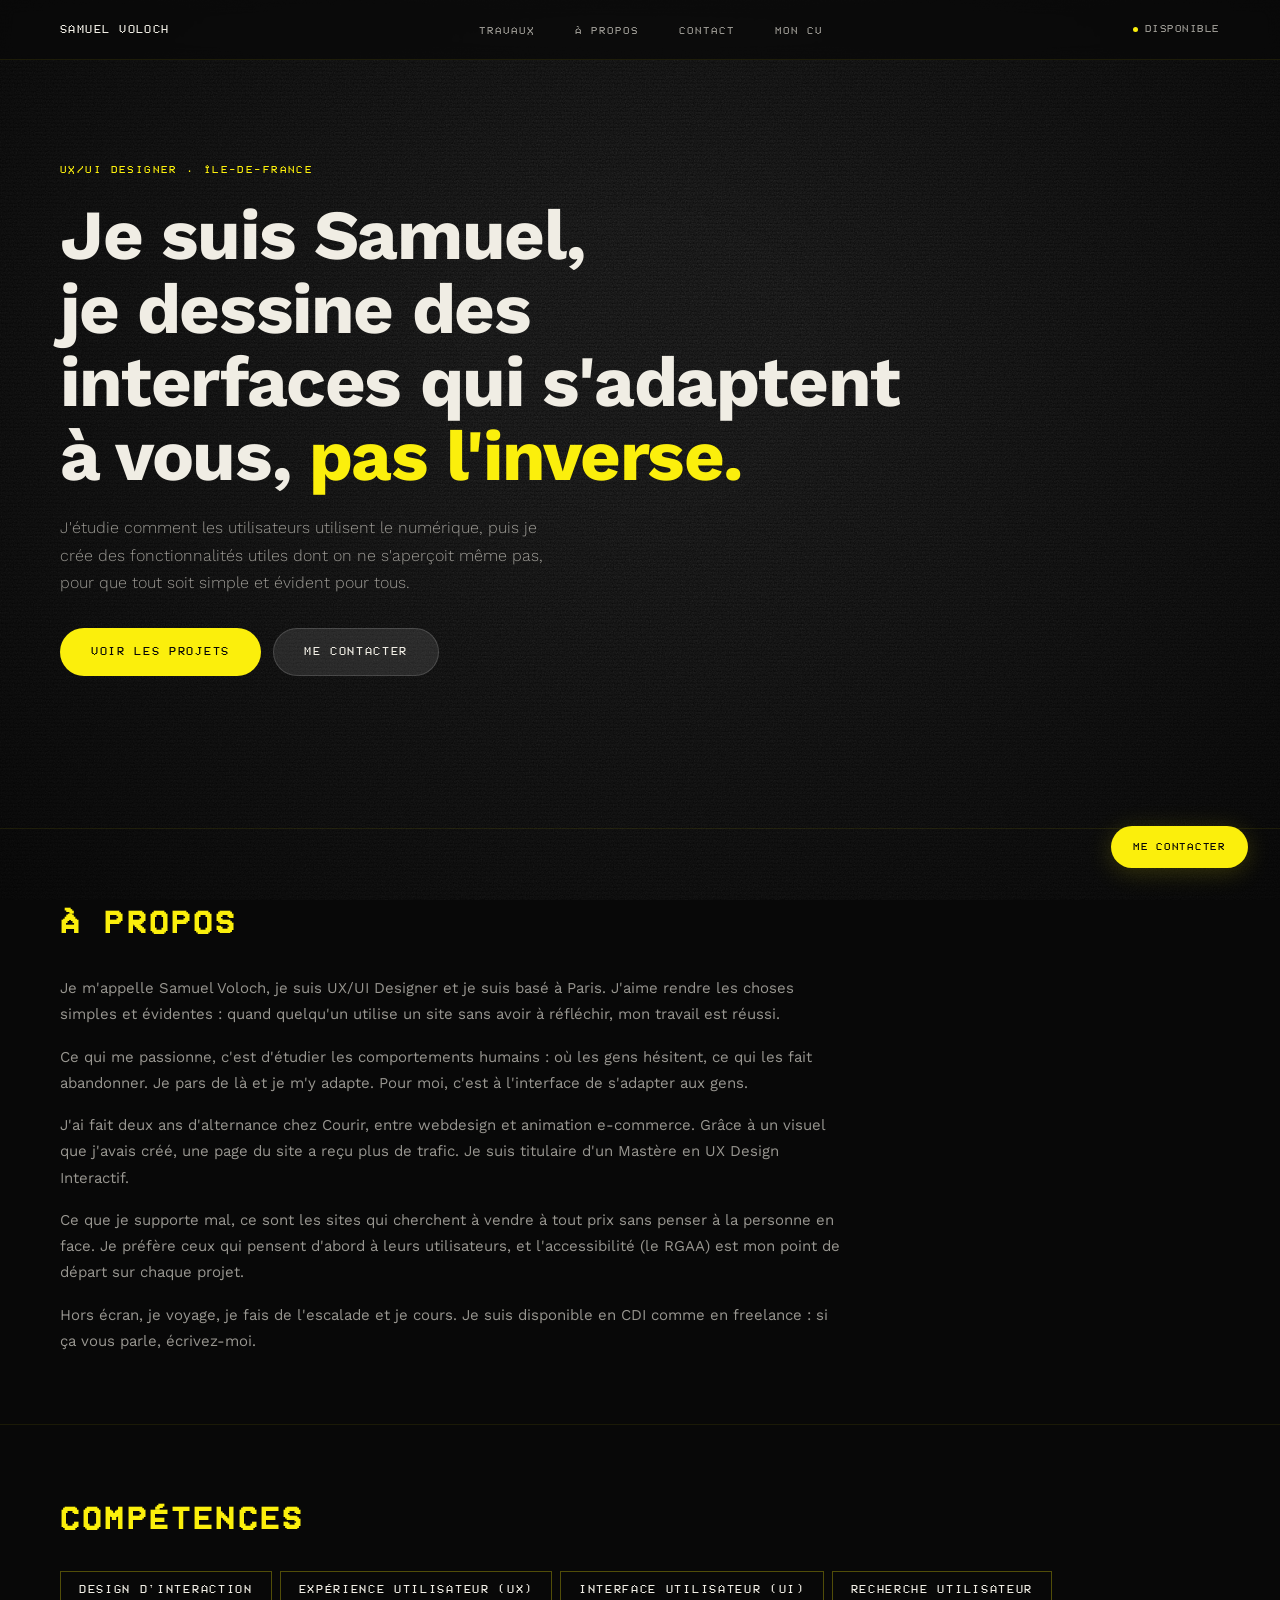
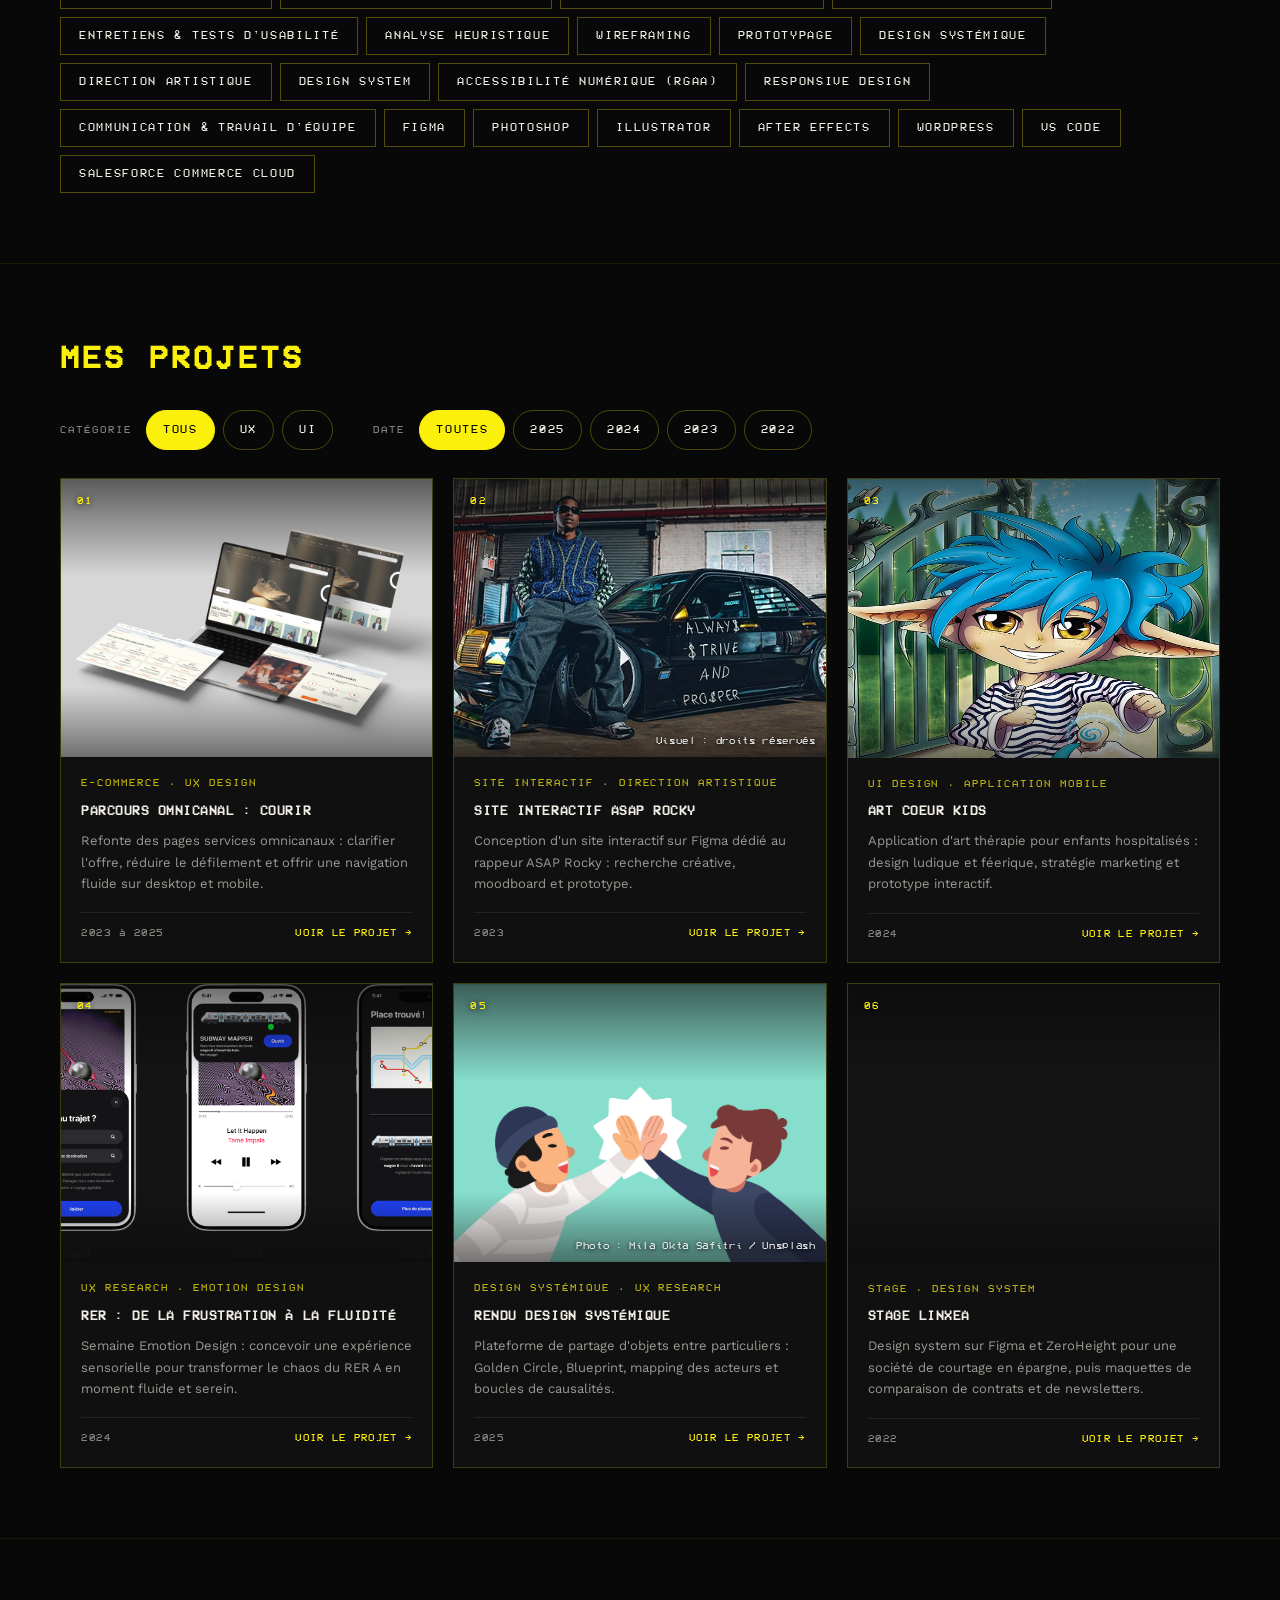
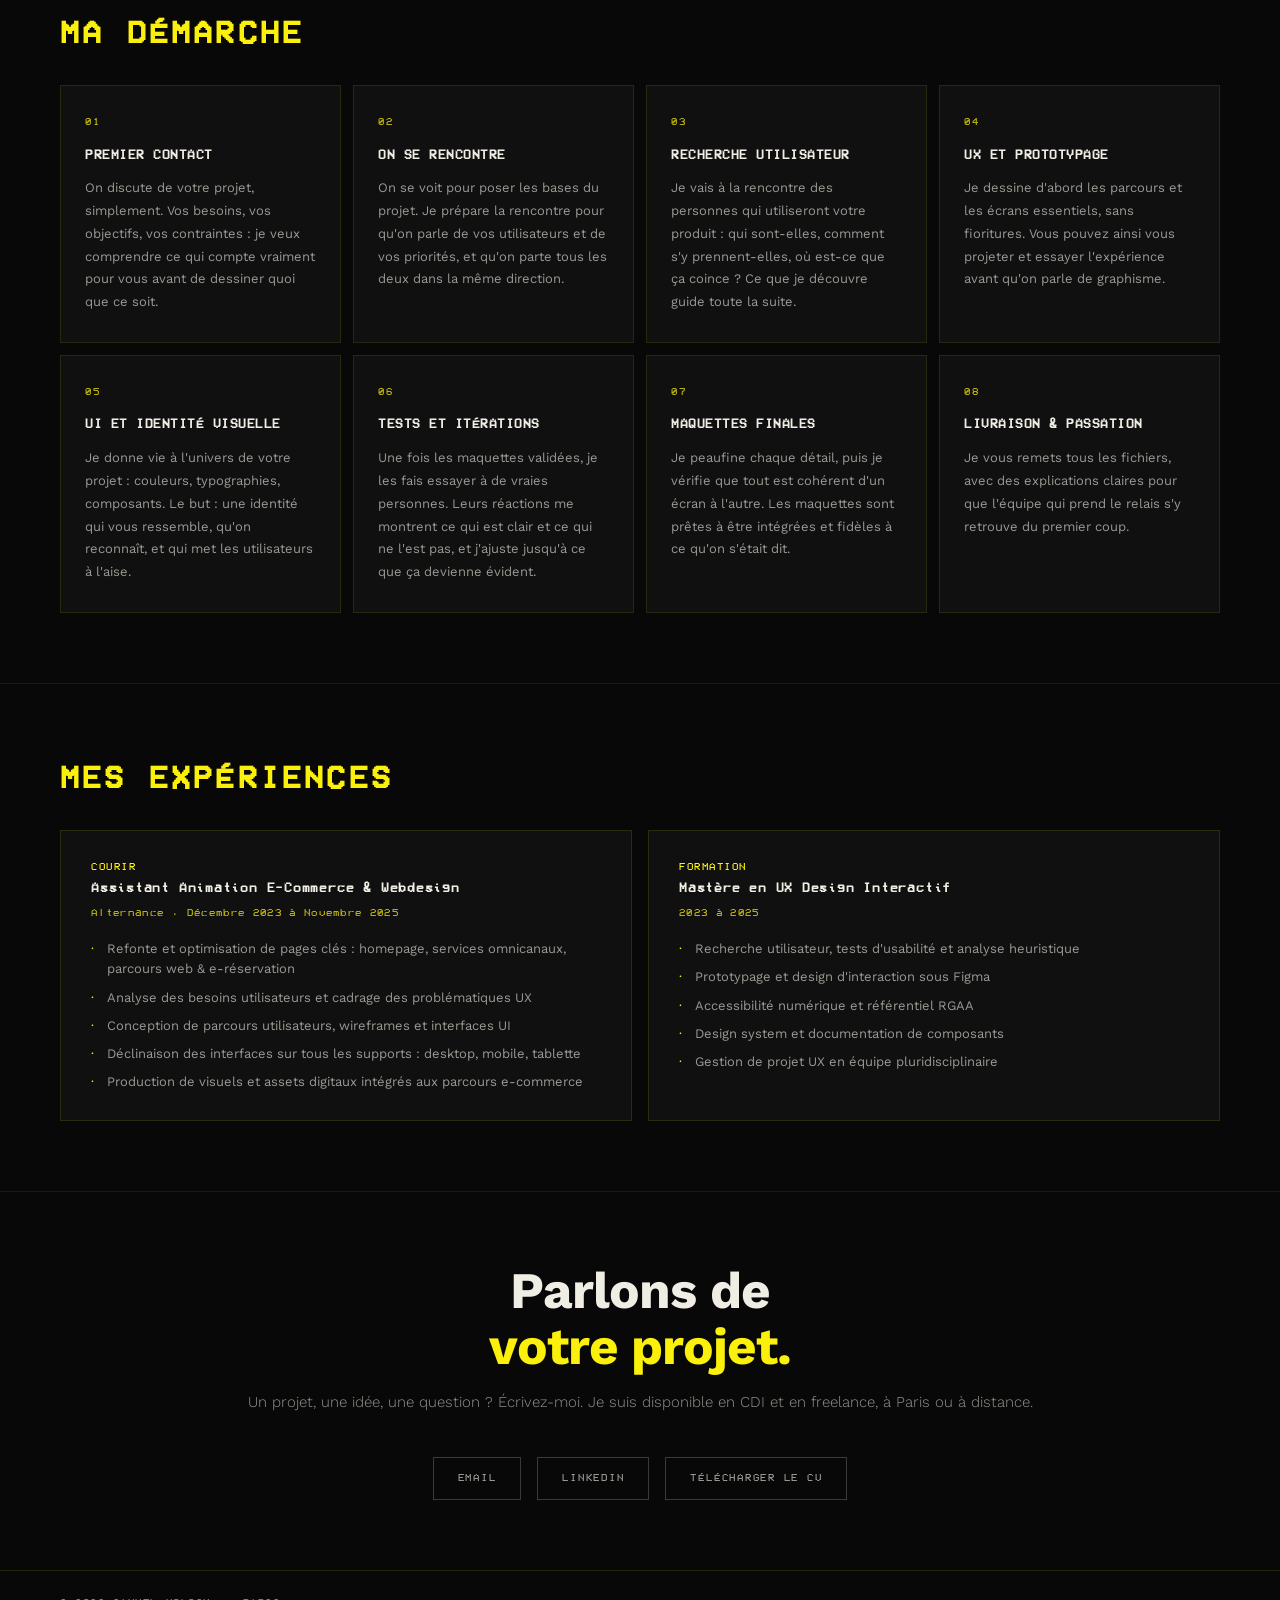
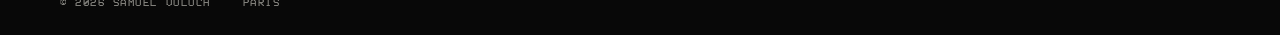
<file: index.html>
<!DOCTYPE html>
<html lang="fr">
<head>
<meta charset="UTF-8">
<meta name="viewport" content="width=device-width, initial-scale=1.0">
<title>Samuel Voloch · UX/UI Designer</title>
<meta name="author" content="Samuel Voloch">
<meta name="description" content="Je suis Samuel, UX/UI Designer. Je dessine des interfaces qui s'adaptent à vous, pas l'inverse. Basé en Île-de-France.">
<link rel="icon" href="favicon.ico" sizes="any">
<link rel="icon" href="favicon-32.png" type="image/png" sizes="32x32">
<link rel="icon" href="favicon-16.png" type="image/png" sizes="16x16">
<link rel="apple-touch-icon" href="apple-touch-icon.png">
<link rel="preconnect" href="https://fonts.googleapis.com">
<link rel="preconnect" href="https://fonts.gstatic.com" crossorigin>
<link href="https://fonts.googleapis.com/css2?family=Work+Sans:wght@300;400;500;700&display=swap" rel="stylesheet">
<link rel="stylesheet" href="style.css">
<script type="application/ld+json">
{"@context":"https://schema.org","@type":"Person","name":"Samuel Voloch","jobTitle":"UX/UI Designer","url":"https://portfolio-samuel-blond.vercel.app","address":{"@type":"PostalAddress","addressRegion":"Île-de-France","addressCountry":"FR"}}
</script>
<script src="script.js" defer></script>
</head>
<body>

<a class="skip-link" href="#contenu">Aller au contenu</a>

<div class="fx" aria-hidden="true">
  <div id="bg"></div>
  <div id="scanlines"></div>
  <div id="vignette"></div>
  <div id="glitch-el"></div>
  <div id="cur"></div>
  <div id="cur-ring"></div>
</div>

<nav class="nav" aria-label="Navigation principale">
  <a href="#hero" class="nav-logo">SAMUEL VOLOCH</a>
  <button type="button" class="nav-toggle" aria-expanded="false" aria-controls="nav-menu"><span class="nav-toggle-icon" aria-hidden="true"></span>Menu</button>
  <ul class="nav-links" id="nav-menu">
    <li><a href="#work">Travaux</a></li>
    <li><a href="#about">À propos</a></li>
    <li><a href="#contact">Contact</a></li>
    <li><a href="https://drive.google.com/file/d/1J_DiMmzGfPx4nYMemMqffby0YKqkbQXs/view?usp=sharing" target="_blank" rel="noopener noreferrer">Mon CV<span class="sr-only"> (nouvel onglet)</span></a></li>
  </ul>
  <p class="nav-status"><span class="blink" aria-hidden="true"></span>Disponible</p>
</nav>

<main id="contenu" class="main">

  <section id="hero" class="section">
    <p class="hero-eyebrow">UX/UI Designer · Île-de-France</p>
    <h1 class="hero-title">
      Je suis Samuel,<br>
      je dessine des<br>
      interfaces qui s'adaptent<br>
      à vous, <em>pas l'inverse.</em>
    </h1>
    <p class="hero-sub">J'étudie comment les utilisateurs utilisent le numérique, puis je crée des fonctionnalités utiles dont on ne s'aperçoit même pas, pour que tout soit simple et évident pour tous.</p>
    <div class="hero-btns">
      <a href="#work" class="btn btn-y">Voir les projets</a>
      <a href="#contact" class="btn btn-g">Me contacter</a>
    </div>
  </section>

  <section id="about" class="section">
    <h2 class="sec-title">À Propos</h2>
    <div class="about-text">
      <p>Je m'appelle Samuel Voloch, je suis UX/UI Designer et je suis basé à Paris. J'aime rendre les choses simples et évidentes : quand quelqu'un utilise un site sans avoir à réfléchir, mon travail est réussi.</p>
      <p>Ce qui me passionne, c'est d'étudier les comportements humains : où les gens hésitent, ce qui les fait abandonner. Je pars de là et je m'y adapte. Pour moi, c'est à l'interface de s'adapter aux gens.</p>
      <p>J'ai fait deux ans d'alternance chez Courir, entre webdesign et animation <span class="nowrap">e-commerce</span>. Grâce à un visuel que j'avais créé, une page du site a reçu plus de trafic. Je suis titulaire d'un Mastère en UX Design Interactif.</p>
      <p>Ce que je supporte mal, ce sont les sites qui cherchent à vendre à tout prix sans penser à la personne en face. Je préfère ceux qui pensent d'abord à leurs utilisateurs, et l'accessibilité (le RGAA) est mon point de départ sur chaque projet.</p>
      <p>Hors écran, je voyage, je fais de l'escalade et je cours. Je suis disponible en CDI comme en freelance : si ça vous parle, écrivez-moi.</p>
    </div>
  </section>

  <section id="skills" class="section">
    <h2 class="sec-title">Compétences</h2>
    <ul class="cs-chips skills-chips">
      <li class="cs-chip">Design d'interaction</li>
      <li class="cs-chip">Expérience utilisateur (UX)</li>
      <li class="cs-chip">Interface utilisateur (UI)</li>
      <li class="cs-chip">Recherche utilisateur</li>
      <li class="cs-chip">Entretiens & tests d'usabilité</li>
      <li class="cs-chip">Analyse heuristique</li>
      <li class="cs-chip">Wireframing</li>
      <li class="cs-chip">Prototypage</li>
      <li class="cs-chip">Design systémique</li>
      <li class="cs-chip">Direction artistique</li>
      <li class="cs-chip">Design system</li>
      <li class="cs-chip">Accessibilité numérique (RGAA)</li>
      <li class="cs-chip">Responsive design</li>
      <li class="cs-chip">Communication & travail d'équipe</li>
      <li class="cs-chip">Figma</li>
      <li class="cs-chip">Photoshop</li>
      <li class="cs-chip">Illustrator</li>
      <li class="cs-chip">After Effects</li>
      <li class="cs-chip">WordPress</li>
      <li class="cs-chip">VS Code</li>
      <li class="cs-chip">Salesforce Commerce Cloud</li>
    </ul>
  </section>

  <section id="work" class="section">
    <h2 class="sec-title">Mes Projets</h2>

    <!-- Filtres : affichés par script.js (cachés si JavaScript est désactivé) -->
    <div class="filters" data-filters hidden>
      <div class="filter-group" role="group" aria-labelledby="fl-cat">
        <span class="filter-label" id="fl-cat">Catégorie</span>
        <button type="button" class="chip-btn" data-group="cat" data-filter="all" aria-pressed="true">Tous</button>
        <button type="button" class="chip-btn" data-group="cat" data-filter="ux" aria-pressed="false">UX</button>
        <button type="button" class="chip-btn" data-group="cat" data-filter="ui" aria-pressed="false">UI</button>
      </div>
      <div class="filter-group" role="group" aria-labelledby="fl-year">
        <span class="filter-label" id="fl-year">Date</span>
        <button type="button" class="chip-btn" data-group="year" data-filter="all" aria-pressed="true">Toutes</button>
        <button type="button" class="chip-btn" data-group="year" data-filter="2025" aria-pressed="false">2025</button>
        <button type="button" class="chip-btn" data-group="year" data-filter="2024" aria-pressed="false">2024</button>
        <button type="button" class="chip-btn" data-group="year" data-filter="2023" aria-pressed="false">2023</button>
        <button type="button" class="chip-btn" data-group="year" data-filter="2022" aria-pressed="false">2022</button>
      </div>
    </div>
    <p class="sr-only" id="filter-status" role="status"></p>

    <ul class="proj-grid" id="proj-list" role="list" aria-label="Projets">

      <li class="proj-item" data-cat="ux ui" data-year="2023 2024 2025">
        <a class="proj-card" href="projet-courir.html" aria-labelledby="p1-name">
          <div class="proj-thumb">
            <span class="proj-num" aria-hidden="true">01</span>
            <img src="Mockup%20Courir.png" alt="" loading="lazy" decoding="async">
          </div>
          <div class="proj-body">
            <p class="proj-tag">E-Commerce · UX Design</p>
            <h3 class="proj-name" id="p1-name">Parcours omnicanal : Courir</h3>
            <p class="proj-desc">Refonte des pages services omnicanaux : clarifier l'offre, réduire le défilement et offrir une navigation fluide sur desktop et mobile.</p>
            <div class="proj-footer"><span class="proj-year">2023 à 2025</span><span class="proj-cta">Voir le projet <span aria-hidden="true">→</span></span></div>
          </div>
        </a>
      </li>

      <li class="proj-item" data-cat="ui" data-year="2023">
        <a class="proj-card" href="projet-asaprocky.html" aria-labelledby="p2-name">
          <div class="proj-thumb">
            <span class="proj-num" aria-hidden="true">02</span>
            <img src="image_22.png" alt="" loading="lazy" decoding="async">
            <span class="proj-credit">Visuel : droits réservés</span>
          </div>
          <div class="proj-body">
            <p class="proj-tag">Site interactif · Direction artistique</p>
            <h3 class="proj-name" id="p2-name">Site interactif ASAP Rocky</h3>
            <p class="proj-desc">Conception d'un site interactif sur Figma dédié au rappeur ASAP Rocky : recherche créative, moodboard et prototype.</p>
            <div class="proj-footer"><span class="proj-year">2023</span><span class="proj-cta">Voir le projet <span aria-hidden="true">→</span></span></div>
          </div>
        </a>
      </li>

      <li class="proj-item" data-cat="ui" data-year="2024">
        <a class="proj-card" href="projet-artcourkids.html" aria-labelledby="p3-name">
          <div class="proj-thumb">
            <span class="proj-num" aria-hidden="true">03</span>
            <img src="Art_Coeur_Kids.webp" alt="" loading="lazy" decoding="async" style="object-position:50% 35%">    <!-- cadrage sur le visage -->
          </div>
          <div class="proj-body">
            <p class="proj-tag">UI Design · Application mobile</p>
            <h3 class="proj-name" id="p3-name">Art Coeur Kids</h3>
            <p class="proj-desc">Application d'art thérapie pour enfants hospitalisés : design ludique et féerique, stratégie marketing et prototype interactif.</p>
            <div class="proj-footer"><span class="proj-year">2024</span><span class="proj-cta">Voir le projet <span aria-hidden="true">→</span></span></div>
          </div>
        </a>
      </li>

      <li class="proj-item" data-cat="ux" data-year="2024">
        <a class="proj-card" href="projet-rer.html" aria-labelledby="p4-name">
          <div class="proj-thumb">
            <span class="proj-num" aria-hidden="true">04</span>
            <img src="Container.png" alt="" loading="lazy" decoding="async">
          </div>
          <div class="proj-body">
            <p class="proj-tag">UX Research · Emotion Design</p>
            <h3 class="proj-name" id="p4-name">RER : De la Frustration à la Fluidité</h3>
            <p class="proj-desc">Semaine Emotion Design : concevoir une expérience sensorielle pour transformer le chaos du RER A en moment fluide et serein.</p>
            <div class="proj-footer"><span class="proj-year">2024</span><span class="proj-cta">Voir le projet <span aria-hidden="true">→</span></span></div>
          </div>
        </a>
      </li>

      <li class="proj-item" data-cat="ux" data-year="2025">
        <a class="proj-card" href="projet-design-systemique.html" aria-labelledby="p5-name">
          <div class="proj-thumb">
            <span class="proj-num" aria-hidden="true">05</span>
            <img src="mila-okta-safitri-QBdipcCUViI-unsplash.png" alt="" loading="lazy" decoding="async">
            <span class="proj-credit">Photo : Mila Okta Safitri / Unsplash</span>
          </div>
          <div class="proj-body">
            <p class="proj-tag">Design Systémique · UX Research</p>
            <h3 class="proj-name" id="p5-name">Rendu Design Systémique</h3>
            <p class="proj-desc">Plateforme de partage d'objets entre particuliers : Golden Circle, Blueprint, mapping des acteurs et boucles de causalités.</p>
            <div class="proj-footer"><span class="proj-year">2025</span><span class="proj-cta">Voir le projet <span aria-hidden="true">→</span></span></div>
          </div>
        </a>
      </li>

      <li class="proj-item" data-cat="ux ui" data-year="2022">
        <a class="proj-card" href="projet-linxea.html" aria-labelledby="p6-name">
          <div class="proj-thumb">
            <span class="proj-num" aria-hidden="true">06</span>
            <img src="Linxea_Newsletters.webp" alt="" loading="lazy" decoding="async">
          </div>
          <div class="proj-body">
            <p class="proj-tag">Stage · Design System</p>
            <h3 class="proj-name" id="p6-name">Stage Linxea</h3>
            <p class="proj-desc">Design system sur Figma et ZeroHeight pour une société de courtage en épargne, puis maquettes de comparaison de contrats et de newsletters.</p>
            <div class="proj-footer"><span class="proj-year">2022</span><span class="proj-cta">Voir le projet <span aria-hidden="true">→</span></span></div>
          </div>
        </a>
      </li>

    </ul>

    <p class="proj-empty" id="proj-empty" hidden>Aucun projet ne correspond à ces filtres. <button type="button" id="filter-reset">Réinitialiser les filtres</button></p>
  </section>

  <section id="process" class="section">
    <h2 class="sec-title">Ma Démarche</h2>
    <div class="process-grid">

      <div class="process-card">
        <div class="process-n" aria-hidden="true">01</div>
        <h3 class="process-title">Premier contact</h3>
        <p class="process-text">On discute de votre projet, simplement. Vos besoins, vos objectifs, vos contraintes : je veux comprendre ce qui compte vraiment pour vous avant de dessiner quoi que ce soit.</p>
      </div>

      <div class="process-card">
        <div class="process-n" aria-hidden="true">02</div>
        <h3 class="process-title">On se rencontre</h3>
        <p class="process-text">On se voit pour poser les bases du projet. Je prépare la rencontre pour qu'on parle de vos utilisateurs et de vos priorités, et qu'on parte tous les deux dans la même direction.</p>
      </div>

      <div class="process-card">
        <div class="process-n" aria-hidden="true">03</div>
        <h3 class="process-title">Recherche utilisateur</h3>
        <p class="process-text">Je vais à la rencontre des personnes qui utiliseront votre produit : qui sont-elles, comment s'y prennent-elles, où est-ce que ça coince ? Ce que je découvre guide toute la suite.</p>
      </div>

      <div class="process-card">
        <div class="process-n" aria-hidden="true">04</div>
        <h3 class="process-title">UX et prototypage</h3>
        <p class="process-text">Je dessine d'abord les parcours et les écrans essentiels, sans fioritures. Vous pouvez ainsi vous projeter et essayer l'expérience avant qu'on parle de graphisme.</p>
      </div>

      <div class="process-card">
        <div class="process-n" aria-hidden="true">05</div>
        <h3 class="process-title">UI et identité visuelle</h3>
        <p class="process-text">Je donne vie à l'univers de votre projet : couleurs, typographies, composants. Le but : une identité qui vous ressemble, qu'on reconnaît, et qui met les utilisateurs à l'aise.</p>
      </div>

      <div class="process-card">
        <div class="process-n" aria-hidden="true">06</div>
        <h3 class="process-title">Tests et itérations</h3>
        <p class="process-text">Une fois les maquettes validées, je les fais essayer à de vraies personnes. Leurs réactions me montrent ce qui est clair et ce qui ne l'est pas, et j'ajuste jusqu'à ce que ça devienne évident.</p>
      </div>

      <div class="process-card">
        <div class="process-n" aria-hidden="true">07</div>
        <h3 class="process-title">Maquettes finales</h3>
        <p class="process-text">Je peaufine chaque détail, puis je vérifie que tout est cohérent d'un écran à l'autre. Les maquettes sont prêtes à être intégrées et fidèles à ce qu'on s'était dit.</p>
      </div>

      <div class="process-card">
        <div class="process-n" aria-hidden="true">08</div>
        <h3 class="process-title">Livraison &amp; passation</h3>
        <p class="process-text">Je vous remets tous les fichiers, avec des explications claires pour que l'équipe qui prend le relais s'y retrouve du premier coup.</p>
      </div>

    </div>
  </section>

  <section id="xp" class="section">
    <h2 class="sec-title">Mes Expériences</h2>
    <div class="xp-grid">
      <article class="xp-card">
        <p class="xp-company">Courir</p>
        <h3 class="xp-role">Assistant Animation E-Commerce &amp; Webdesign</h3>
        <p class="xp-period">Alternance · Décembre 2023 à Novembre 2025</p>
        <ul class="xp-list">
          <li>Refonte et optimisation de pages clés : homepage, services omnicanaux, parcours web &amp; e-réservation</li>
          <li>Analyse des besoins utilisateurs et cadrage des problématiques UX</li>
          <li>Conception de parcours utilisateurs, wireframes et interfaces UI</li>
          <li>Déclinaison des interfaces sur tous les supports : desktop, mobile, tablette</li>
          <li>Production de visuels et assets digitaux intégrés aux parcours e-commerce</li>
        </ul>
      </article>
      <article class="xp-card">
        <p class="xp-company">Formation</p>
        <h3 class="xp-role">Mastère en UX Design Interactif</h3>
        <p class="xp-period">2023 à 2025</p>
        <ul class="xp-list">
          <li>Recherche utilisateur, tests d'usabilité et analyse heuristique</li>
          <li>Prototypage et design d'interaction sous Figma</li>
          <li>Accessibilité numérique et référentiel RGAA</li>
          <li>Design system et documentation de composants</li>
          <li>Gestion de projet UX en équipe pluridisciplinaire</li>
        </ul>
      </article>
    </div>
  </section>

  <section id="contact" class="section">
    <h2 class="contact-big">Parlons de<br><em>votre projet.</em></h2>
    <p class="contact-sub">Un projet, une idée, une question ? Écrivez-moi. Je suis disponible en CDI et en freelance, à Paris ou à distance.</p>
    <div class="contact-links">
      <a href="mailto:s.a.voloch@gmail.com" class="contact-link">Email</a>
      <a href="https://www.linkedin.com/in/samuel-voloch-94533a205/" target="_blank" rel="noopener noreferrer" class="contact-link">LinkedIn<span class="sr-only"> (nouvel onglet)</span></a>
      <a href="https://drive.google.com/file/d/1J_DiMmzGfPx4nYMemMqffby0YKqkbQXs/view?usp=sharing" target="_blank" rel="noopener noreferrer" class="contact-link">Télécharger le CV<span class="sr-only"> (nouvel onglet)</span></a>
    </div>
  </section>

</main>

<footer class="foot">
  <span class="foot-copy">© 2026 Samuel Voloch</span>
  <span class="foot-copy">Paris</span>
</footer>

<a href="mailto:s.a.voloch@gmail.com" id="float-contact">Me contacter</a>
<button type="button" id="back-top" aria-label="Retour en haut de la page">
  <svg viewBox="0 0 24 24" aria-hidden="true"><path d="M12 20V5M5 11l7-7 7 7"/></svg>
</button>

</body>
</html>
</file>
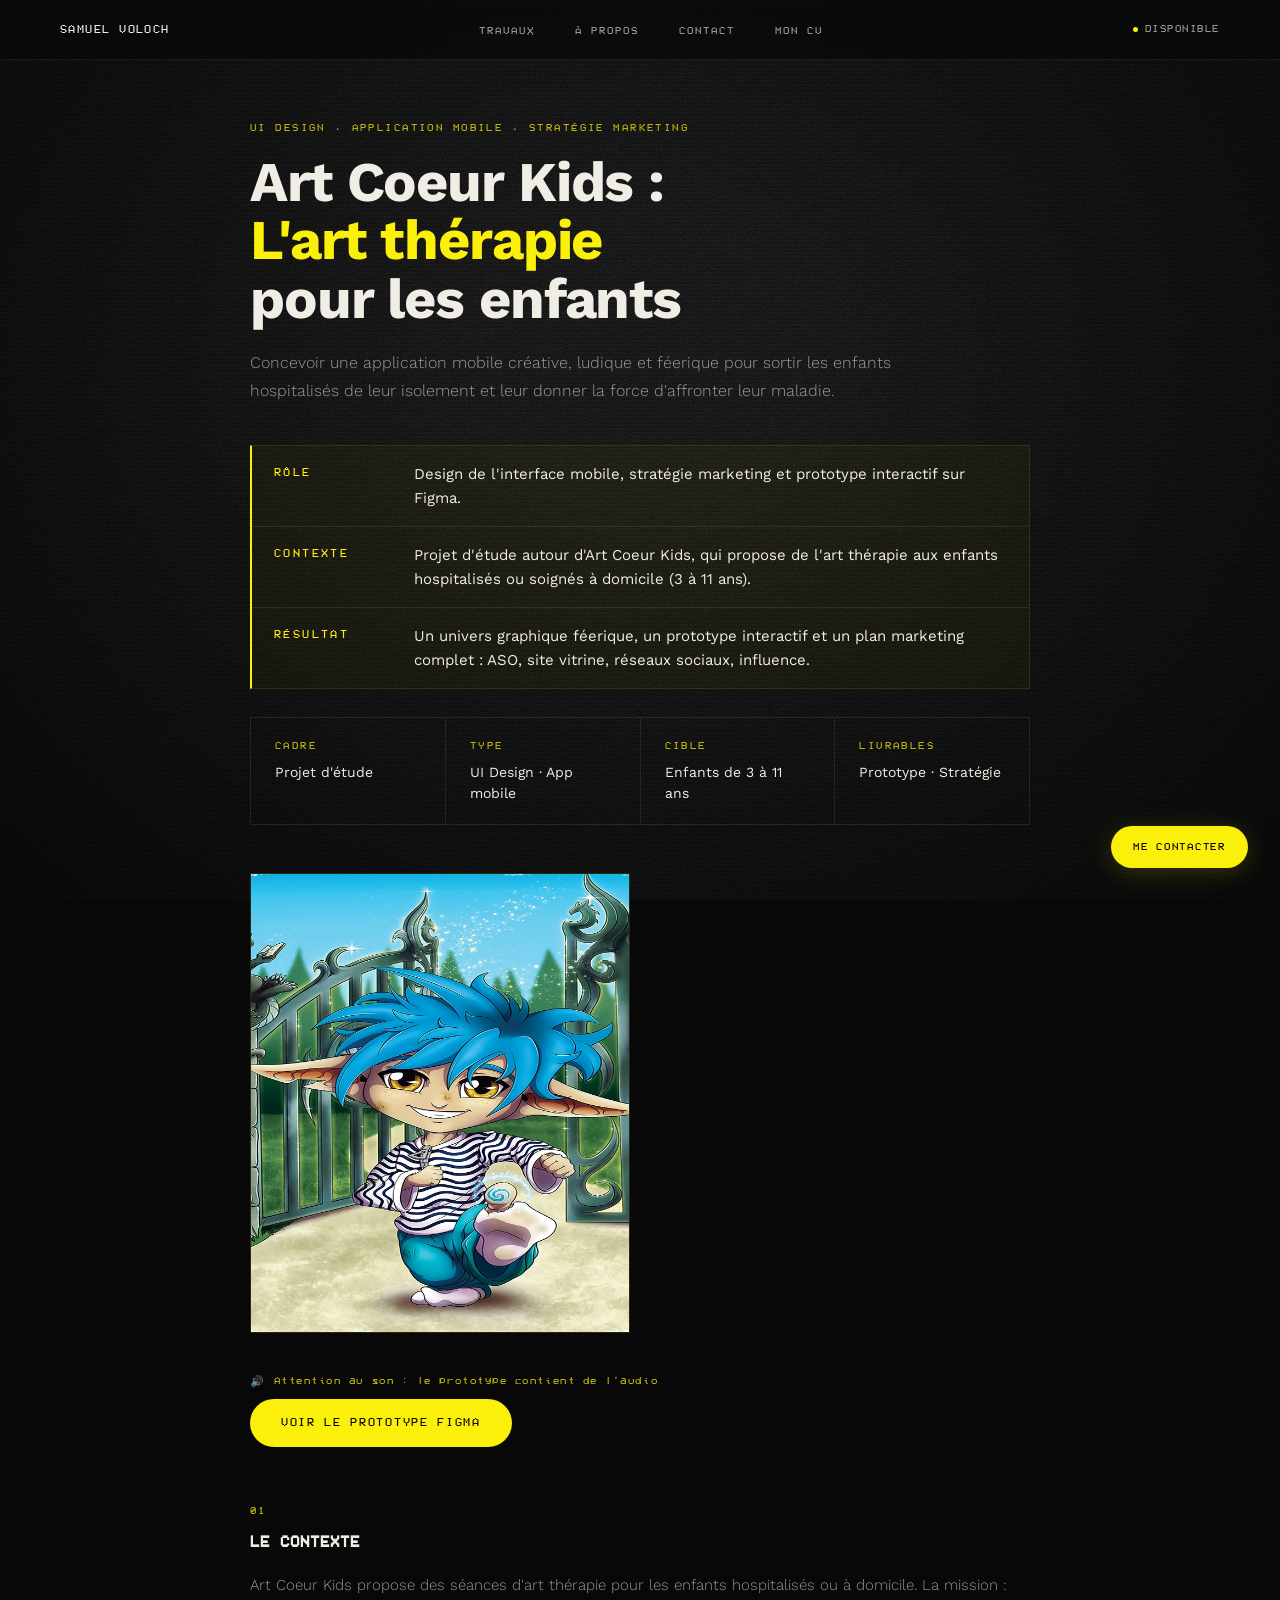
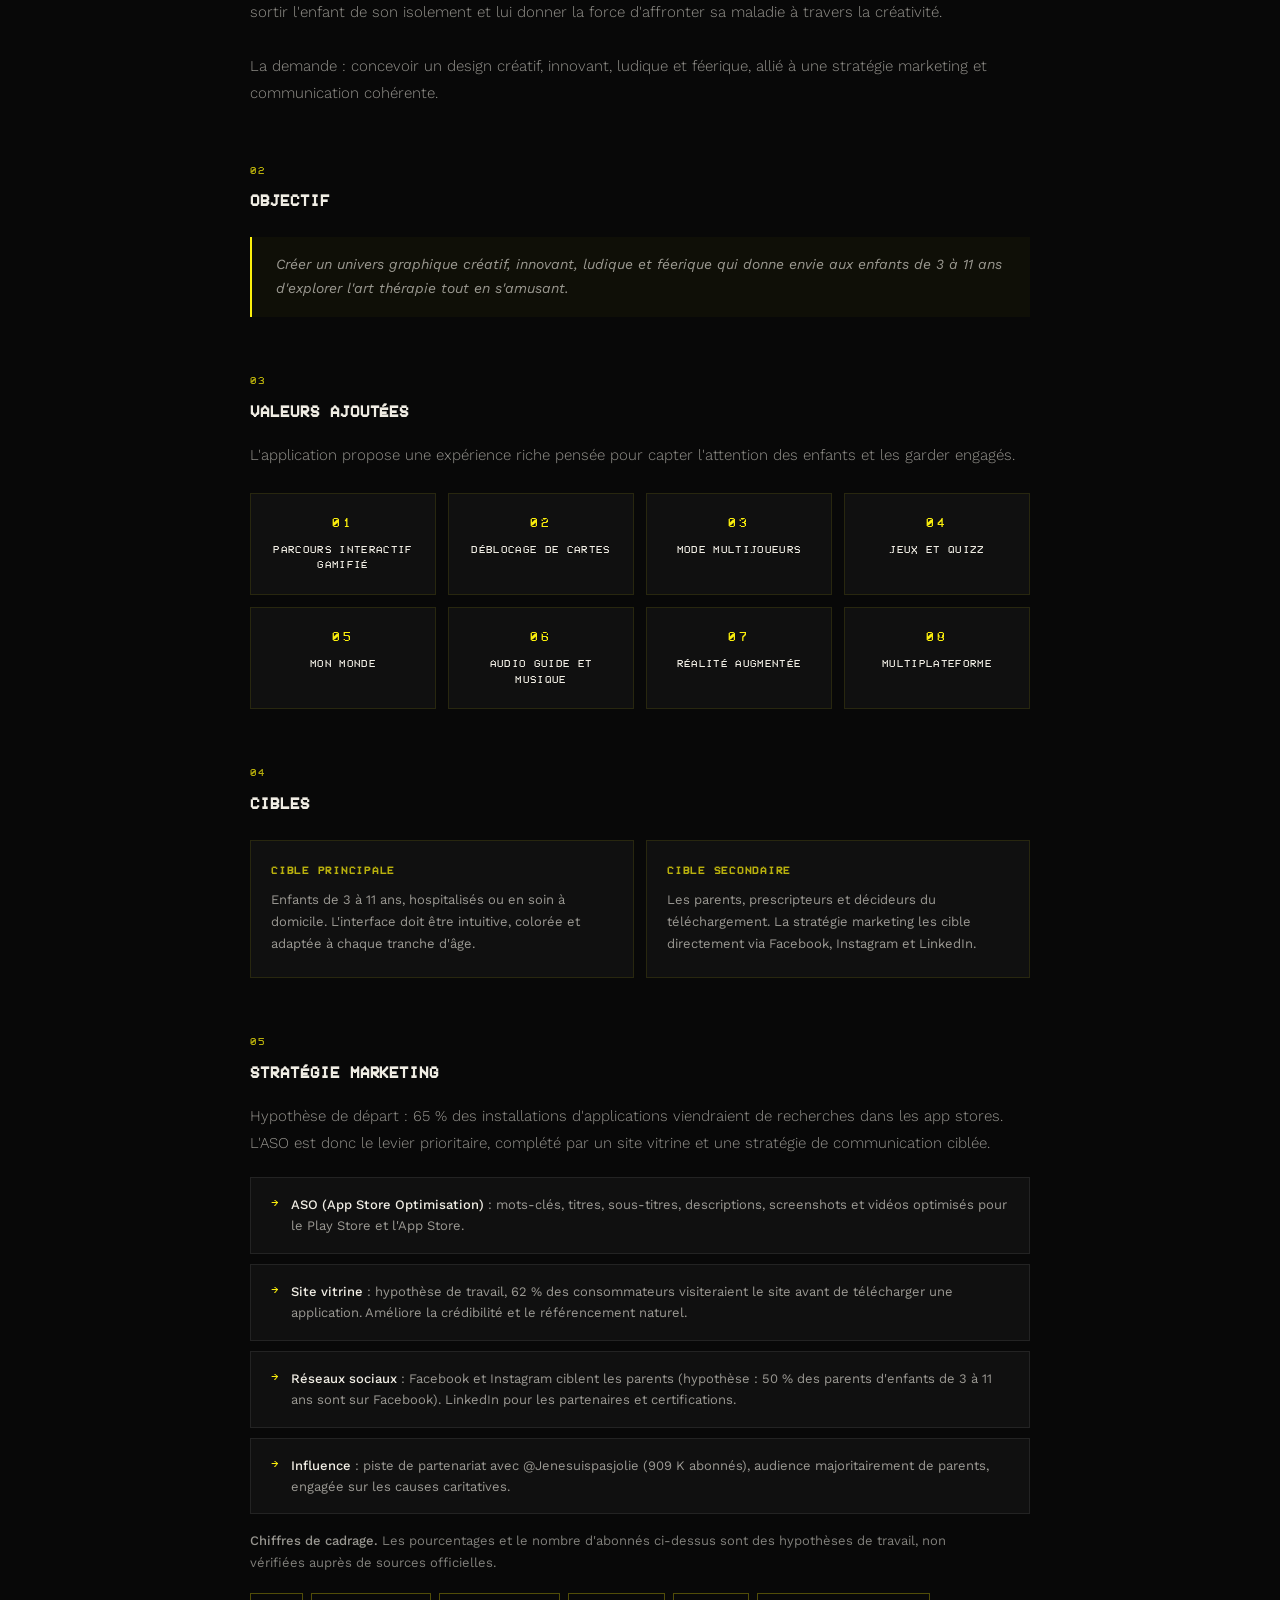
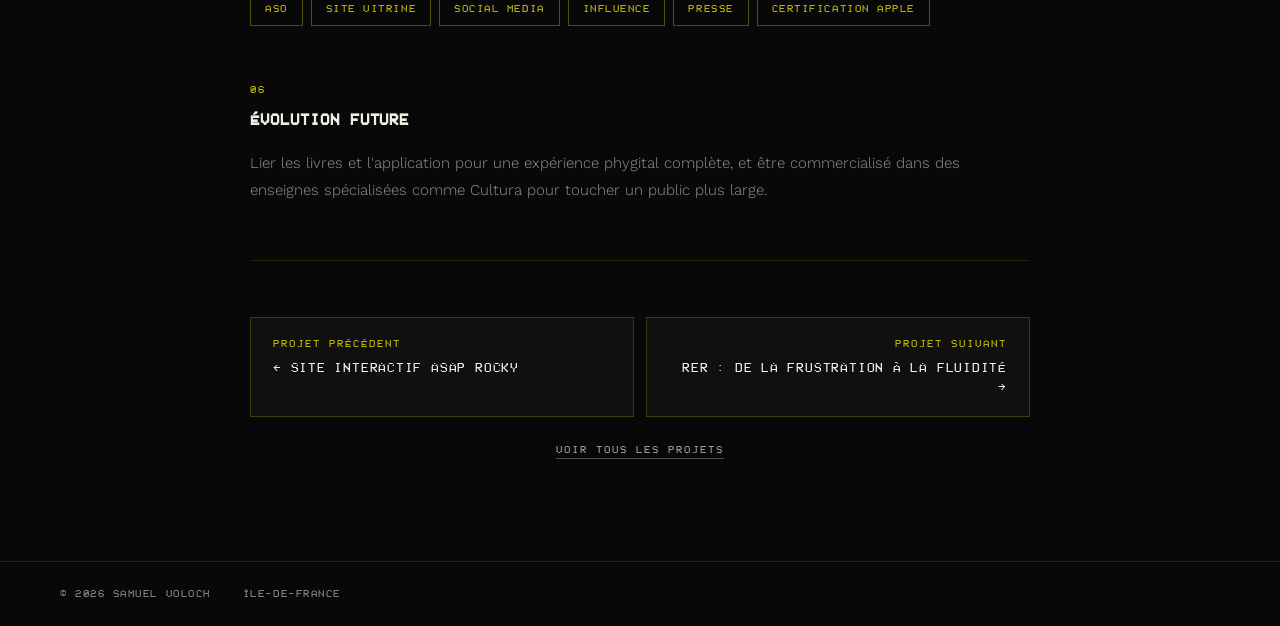
<file: projet-artcourkids.html>
<!DOCTYPE html>
<html lang="fr">
<head>
<meta charset="UTF-8">
<meta name="viewport" content="width=device-width, initial-scale=1.0">
<title>Art Coeur Kids · Samuel Voloch</title>
<meta name="author" content="Samuel Voloch">
<meta name="description" content="Application mobile d'art thérapie pour les enfants hospitalisés : design créatif, ludique et féerique, stratégie marketing et prototype interactif.">
<link rel="icon" href="favicon.ico" sizes="any">
<link rel="icon" href="favicon-32.png" type="image/png" sizes="32x32">
<link rel="icon" href="favicon-16.png" type="image/png" sizes="16x16">
<link rel="apple-touch-icon" href="apple-touch-icon.png">
<link rel="preconnect" href="https://fonts.googleapis.com">
<link rel="preconnect" href="https://fonts.gstatic.com" crossorigin>
<link href="https://fonts.googleapis.com/css2?family=Work+Sans:wght@300;400;500;700&display=swap" rel="stylesheet">
<link rel="stylesheet" href="style.css">
<style>
/* Visuel principal (format portrait : on limite la largeur pour qu'il ne domine pas la page) */
.shot-portrait { max-width: 380px; margin-bottom: 40px; }

/* Valeurs ajoutées */
.values-grid { display: grid; grid-template-columns: repeat(4, 1fr); gap: 12px; margin-top: 24px; }
.value-card { padding: 20px 16px; text-align: center; }
.value-icon { font-family: var(--mono); font-size: 13px; letter-spacing: .2em; color: var(--y); margin-bottom: 10px; }
.value-label { font-family: var(--mono); font-size: 11px; letter-spacing: .12em; text-transform: uppercase; line-height: 1.4; }

/* Cibles */
.target-grid { display: grid; grid-template-columns: 1fr 1fr; gap: 12px; margin-top: 24px; }
.target-card { padding: 22px 20px; }
.target-title { font-family: var(--mono); font-size: 11px; letter-spacing: .16em; text-transform: uppercase; color: var(--y-dim); margin-bottom: 10px; }
.target-text { font-size: 13px; color: var(--dim); line-height: 1.7; }

/* Stratégie marketing */
.mkt-list { display: flex; flex-direction: column; gap: 10px; margin-top: 20px; }
.mkt-item { display: flex; gap: 12px; padding: 16px 20px; border-color: rgba(255,255,255,.08); }
.mkt-arrow { flex-shrink: 0; font-family: var(--mono); font-size: 13px; color: var(--y); }
.mkt-text { font-size: 13px; color: var(--dim); line-height: 1.65; }
.mkt-text strong { color: var(--white); font-weight: 500; }

@media (max-width: 768px) {
  .values-grid { grid-template-columns: 1fr 1fr; }
  .target-grid { grid-template-columns: 1fr; }
}
</style>
<script src="script.js" defer></script>
</head>
<body>

<a class="skip-link" href="#contenu">Aller au contenu</a>

<div class="fx" aria-hidden="true">
  <div id="bg"></div>
  <div id="scanlines"></div>
  <div id="vignette"></div>
  <div id="glitch-el"></div>
  <div id="cur"></div>
  <div id="cur-ring"></div>
</div>

<nav class="nav" aria-label="Navigation principale">
  <a href="index.html" class="nav-logo">SAMUEL VOLOCH</a>
  <button type="button" class="nav-toggle" aria-expanded="false" aria-controls="nav-menu"><span class="nav-toggle-icon" aria-hidden="true"></span>Menu</button>
  <ul class="nav-links" id="nav-menu">
    <li><a href="index.html#work">Travaux</a></li>
    <li><a href="index.html#about">À propos</a></li>
    <li><a href="index.html#contact">Contact</a></li>
    <li><a href="https://drive.google.com/file/d/10iyQHXAq80rBVVJ4hmMgtF6LsTq1H88y/view?usp=sharing" target="_blank" rel="noopener noreferrer">Mon CV<span class="sr-only"> (nouvel onglet)</span></a></li>
  </ul>
  <p class="nav-status"><span class="blink" aria-hidden="true"></span>Disponible</p>
</nav>

<main id="contenu" class="main cs">

  <p class="cs-tag">UI Design · Application mobile · Stratégie marketing</p>
  <h1 class="cs-title">Art Coeur Kids :<br><em>L'art thérapie</em><br>pour les enfants</h1>
  <p class="cs-intro">Concevoir une application mobile créative, ludique et féerique pour sortir les enfants hospitalisés de leur isolement et leur donner la force d'affronter leur maladie.</p>

  <dl class="cs-brief">
    <div class="cs-brief-row"><dt class="cs-brief-label">Rôle</dt><dd class="cs-brief-val">Design de l'interface mobile, stratégie marketing et prototype interactif sur Figma.</dd></div>
    <div class="cs-brief-row"><dt class="cs-brief-label">Contexte</dt><dd class="cs-brief-val">Projet d'étude autour d'Art Coeur Kids, qui propose de l'art thérapie aux enfants hospitalisés ou soignés à domicile (3 à 11 ans).</dd></div>
    <div class="cs-brief-row"><dt class="cs-brief-label">Résultat</dt><dd class="cs-brief-val">Un univers graphique féerique, un prototype interactif et un plan marketing complet : ASO, site vitrine, réseaux sociaux, influence.</dd></div>
  </dl>

  <dl class="cs-meta">
    <div class="cs-meta-item"><dt class="cs-meta-label">Cadre</dt><dd class="cs-meta-val">Projet d'étude</dd></div>
    <div class="cs-meta-item"><dt class="cs-meta-label">Type</dt><dd class="cs-meta-val">UI Design · App mobile</dd></div>
    <div class="cs-meta-item"><dt class="cs-meta-label">Cible</dt><dd class="cs-meta-val">Enfants de 3 à 11 ans</dd></div>
    <div class="cs-meta-item"><dt class="cs-meta-label">Livrables</dt><dd class="cs-meta-val">Prototype · Stratégie</dd></div>
  </dl>

  <figure class="shot shot-portrait">
    <img src="Art_Coeur_Kids.webp" alt="Illustration d'un enfant aux oreilles pointues et aux cheveux bleus, en marinière, qui s'élance devant un portail féerique">
  </figure>

  <div class="cs-cta">
    <p class="sound-warning">Attention au son : le prototype contient de l'audio</p>
    <a href="https://www.figma.com/proto/9MkLE0aGBhgn6a4RQmTjZw/Art-Coeur?page-id=1%3A288&amp;node-id=177-15444&amp;viewport=3000%2C-369%2C0.16&amp;scaling=scale-down&amp;starting-point-node-id=177%3A15444&amp;show-proto-sidebar=1&amp;t=eIP1hjRfBPzm7fLv-1" target="_blank" rel="noopener noreferrer" class="btn btn-y">Voir le prototype Figma<span class="sr-only"> (nouvel onglet)</span></a>
  </div>

  <section class="cs-section">
    <p class="cs-section-num" aria-hidden="true">01</p>
    <h2 class="cs-section-title">Le contexte</h2>
    <p class="cs-section-body">Art Coeur Kids propose des séances d'art thérapie pour les enfants hospitalisés ou à domicile. La mission : sortir l'enfant de son isolement et lui donner la force d'affronter sa maladie à travers la créativité.<br><br>La demande : concevoir un design créatif, innovant, ludique et féerique, allié à une stratégie marketing et communication cohérente.</p>
  </section>

  <section class="cs-section">
    <p class="cs-section-num" aria-hidden="true">02</p>
    <h2 class="cs-section-title">Objectif</h2>
    <blockquote class="cs-quote">
      <p>Créer un univers graphique créatif, innovant, ludique et féerique qui donne envie aux enfants de 3 à 11 ans d'explorer l'art thérapie tout en s'amusant.</p>
    </blockquote>
  </section>

  <section class="cs-section">
    <p class="cs-section-num" aria-hidden="true">03</p>
    <h2 class="cs-section-title">Valeurs ajoutées</h2>
    <p class="cs-section-body">L'application propose une expérience riche pensée pour capter l'attention des enfants et les garder engagés.</p>
    <ul class="values-grid">
      <li class="value-card card"><div class="value-icon" aria-hidden="true">01</div><div class="value-label">Parcours interactif gamifié</div></li>
      <li class="value-card card"><div class="value-icon" aria-hidden="true">02</div><div class="value-label">Déblocage de cartes</div></li>
      <li class="value-card card"><div class="value-icon" aria-hidden="true">03</div><div class="value-label">Mode multijoueurs</div></li>
      <li class="value-card card"><div class="value-icon" aria-hidden="true">04</div><div class="value-label">Jeux et quizz</div></li>
      <li class="value-card card"><div class="value-icon" aria-hidden="true">05</div><div class="value-label">Mon monde</div></li>
      <li class="value-card card"><div class="value-icon" aria-hidden="true">06</div><div class="value-label">Audio guide et musique</div></li>
      <li class="value-card card"><div class="value-icon" aria-hidden="true">07</div><div class="value-label">Réalité augmentée</div></li>
      <li class="value-card card"><div class="value-icon" aria-hidden="true">08</div><div class="value-label">Multiplateforme</div></li>
    </ul>
  </section>

  <section class="cs-section">
    <p class="cs-section-num" aria-hidden="true">04</p>
    <h2 class="cs-section-title">Cibles</h2>
    <div class="target-grid">
      <article class="target-card card">
        <h3 class="target-title">Cible principale</h3>
        <p class="target-text">Enfants de 3 à 11 ans, hospitalisés ou en soin à domicile. L'interface doit être intuitive, colorée et adaptée à chaque tranche d'âge.</p>
      </article>
      <article class="target-card card">
        <h3 class="target-title">Cible secondaire</h3>
        <p class="target-text">Les parents, prescripteurs et décideurs du téléchargement. La stratégie marketing les cible directement via Facebook, Instagram et LinkedIn.</p>
      </article>
    </div>
  </section>

  <section class="cs-section">
    <p class="cs-section-num" aria-hidden="true">05</p>
    <h2 class="cs-section-title">Stratégie marketing</h2>
    <p class="cs-section-body">Hypothèse de départ : 65 % des installations d'applications viendraient de recherches dans les app stores. L'ASO est donc le levier prioritaire, complété par un site vitrine et une stratégie de communication ciblée.</p>
    <ul class="mkt-list">
      <li class="mkt-item card"><span class="mkt-arrow" aria-hidden="true">→</span><p class="mkt-text"><strong>ASO (App Store Optimisation)</strong> : mots-clés, titres, sous-titres, descriptions, screenshots et vidéos optimisés pour le Play Store et l'App Store.</p></li>
      <li class="mkt-item card"><span class="mkt-arrow" aria-hidden="true">→</span><p class="mkt-text"><strong>Site vitrine</strong> : hypothèse de travail, 62 % des consommateurs visiteraient le site avant de télécharger une application. Améliore la crédibilité et le référencement naturel.</p></li>
      <li class="mkt-item card"><span class="mkt-arrow" aria-hidden="true">→</span><p class="mkt-text"><strong>Réseaux sociaux</strong> : Facebook et Instagram ciblent les parents (hypothèse : 50 % des parents d'enfants de 3 à 11 ans sont sur Facebook). LinkedIn pour les partenaires et certifications.</p></li>
      <li class="mkt-item card"><span class="mkt-arrow" aria-hidden="true">→</span><p class="mkt-text"><strong>Influence</strong> : piste de partenariat avec @Jenesuispasjolie (909 K abonnés), audience majoritairement de parents, engagée sur les causes caritatives.</p></li>
    </ul>
    <p class="cs-note"><strong>Chiffres de cadrage.</strong> Les pourcentages et le nombre d'abonnés ci-dessus sont des hypothèses de travail, non vérifiées auprès de sources officielles.</p>
    <ul class="cs-chips">
      <li class="cs-chip">ASO</li>
      <li class="cs-chip">Site vitrine</li>
      <li class="cs-chip">Social media</li>
      <li class="cs-chip">Influence</li>
      <li class="cs-chip">Presse</li>
      <li class="cs-chip">Certification Apple</li>
    </ul>
  </section>

  <section class="cs-section">
    <p class="cs-section-num" aria-hidden="true">06</p>
    <h2 class="cs-section-title">Évolution future</h2>
    <p class="cs-section-body">Lier les livres et l'application pour une expérience phygital complète, et être commercialisé dans des enseignes spécialisées comme Cultura pour toucher un public plus large.</p>
  </section>

  <hr class="cs-divider">

  <nav class="cs-nav-proj" aria-label="Navigation entre les projets">
    <a class="cs-nav-link cs-nav-prev" href="projet-asaprocky.html" rel="prev">
      <span class="cs-nav-label">Projet précédent</span>
      <span class="cs-nav-title"><span aria-hidden="true">← </span>Site interactif ASAP Rocky</span>
    </a>
    <a class="cs-nav-link cs-nav-next" href="projet-rer.html" rel="next">
      <span class="cs-nav-label">Projet suivant</span>
      <span class="cs-nav-title">RER : De la Frustration à la Fluidité<span aria-hidden="true"> →</span></span>
    </a>
  </nav>
  <p class="cs-all"><a href="index.html#work">Voir tous les projets</a></p>

</main>

<footer class="foot">
  <span class="foot-copy">© 2026 Samuel Voloch</span>
  <span class="foot-copy">Île-de-France</span>
</footer>

<a href="mailto:s.a.voloch@gmail.com" id="float-contact">Me contacter</a>
<button type="button" id="back-top" aria-label="Retour en haut de la page">
  <svg viewBox="0 0 24 24" aria-hidden="true"><path d="M12 20V5M5 11l7-7 7 7"/></svg>
</button>

</body>
</html>
</file>
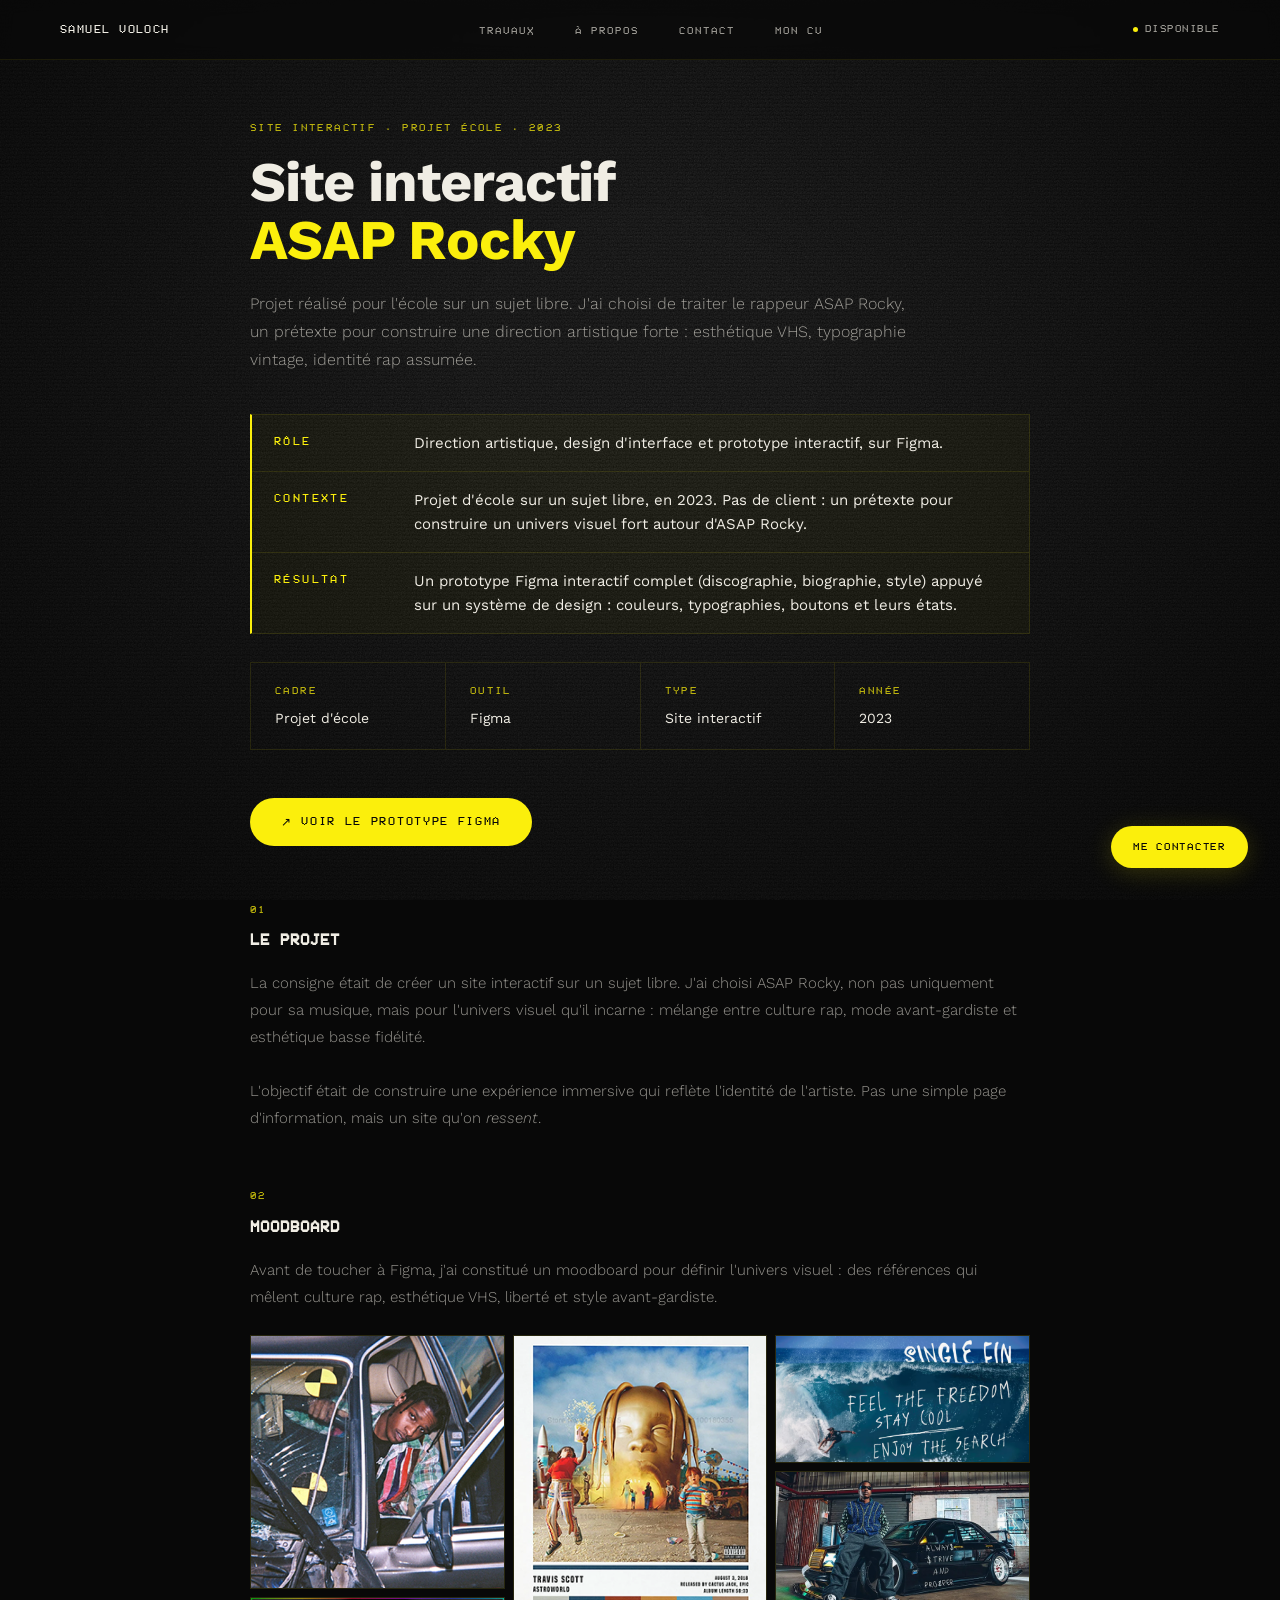
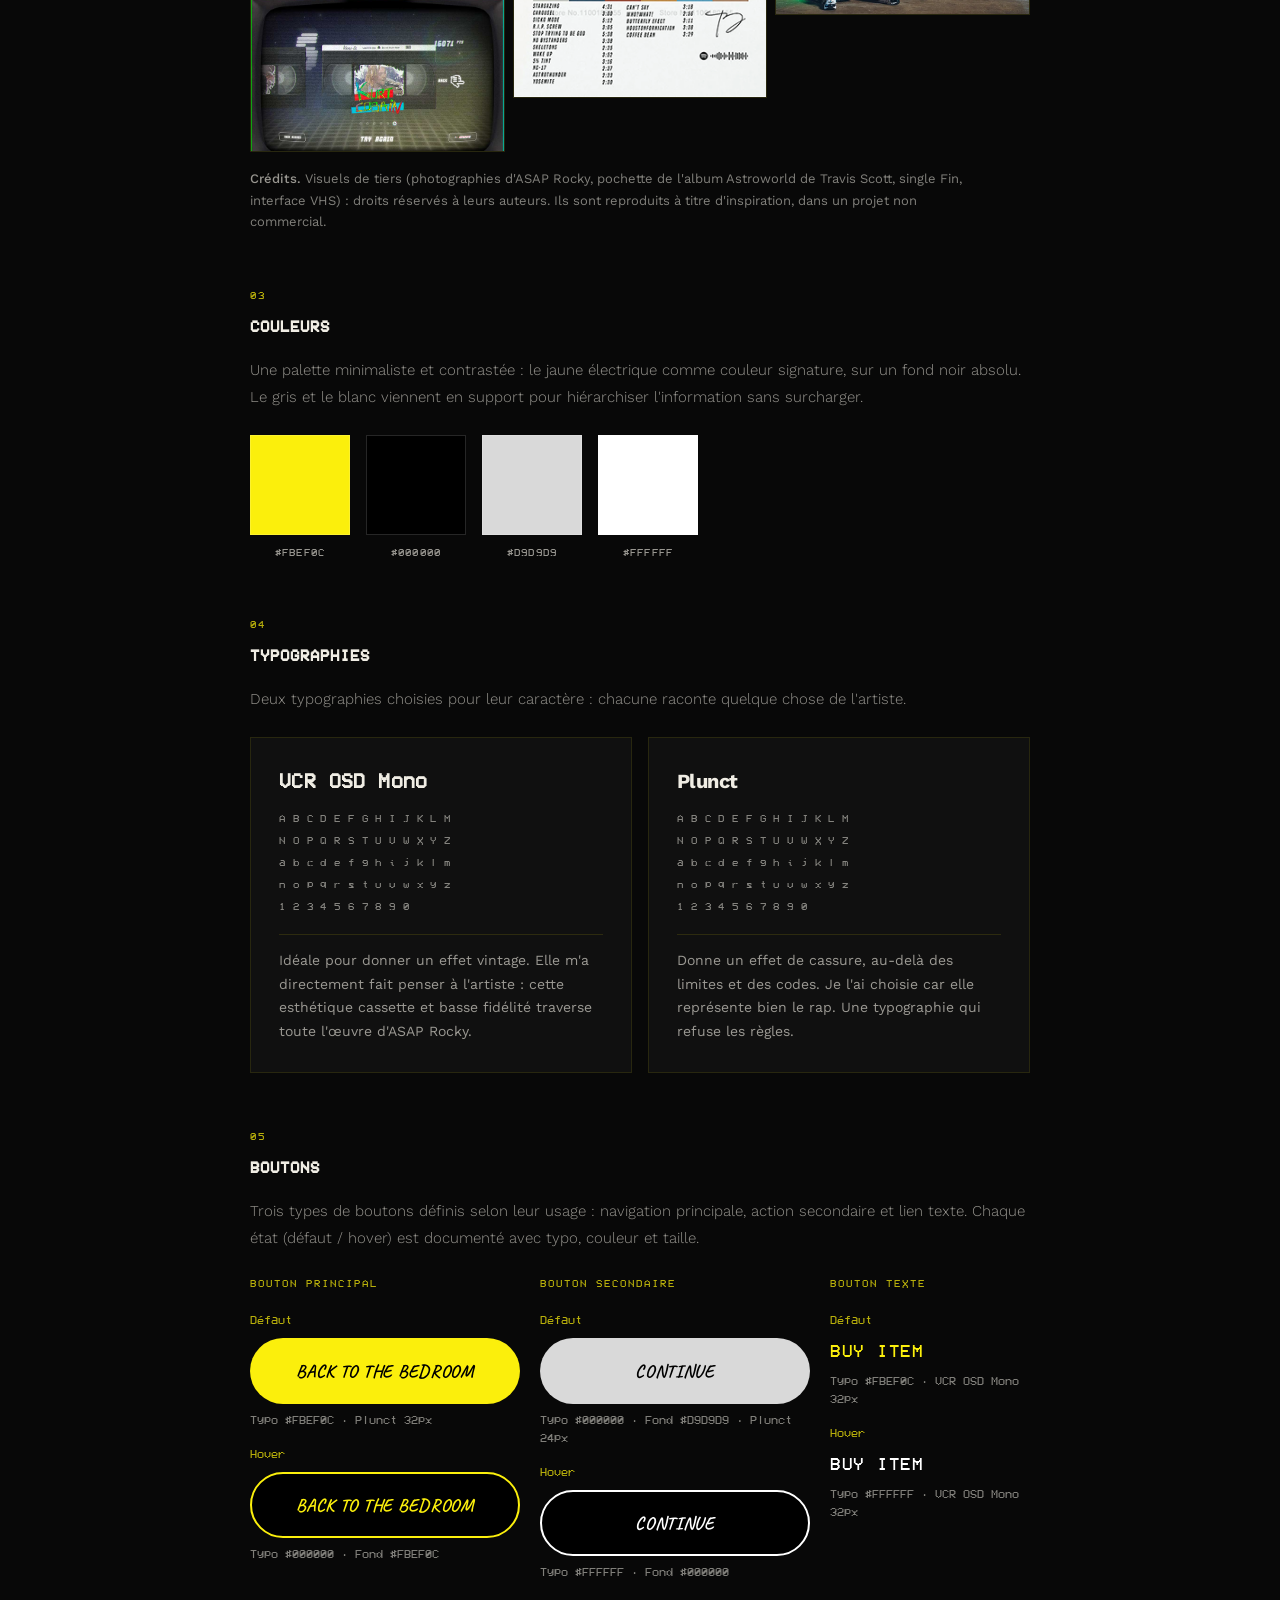
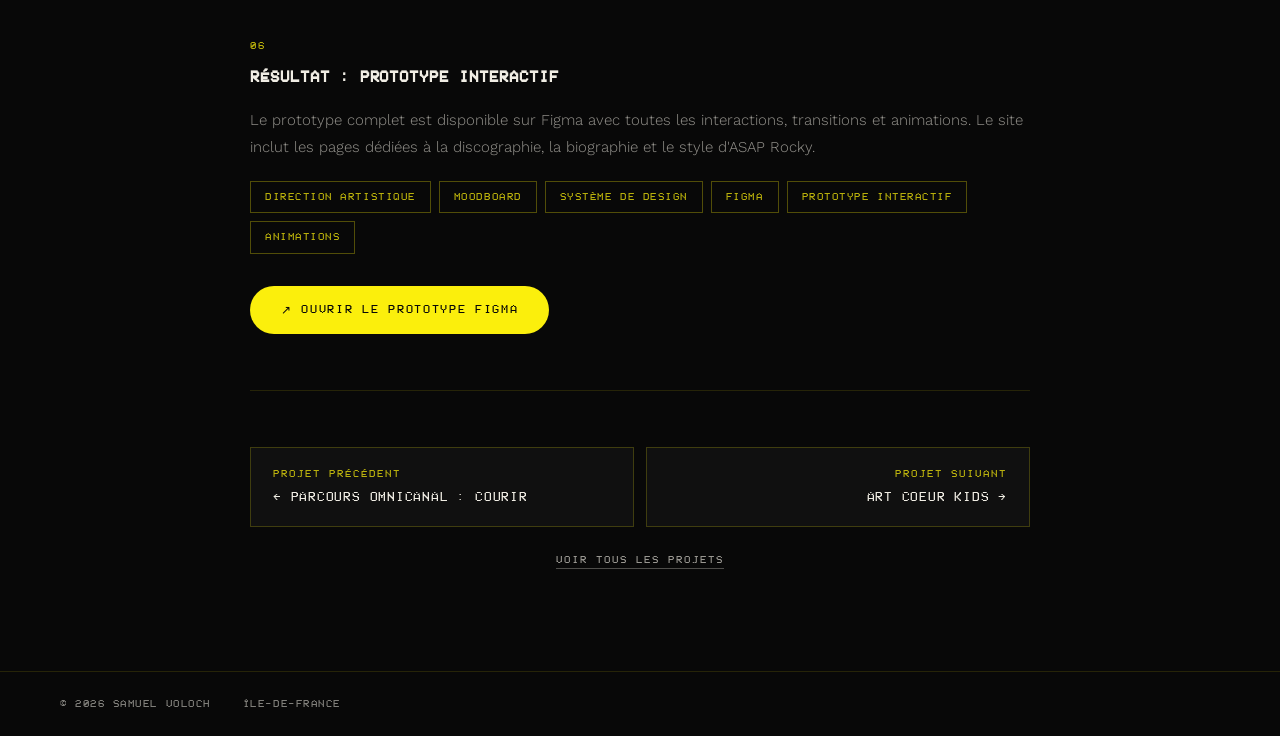
<file: projet-asaprocky.html>
<!DOCTYPE html>
<html lang="fr">
<head>
<meta charset="UTF-8">
<meta name="viewport" content="width=device-width, initial-scale=1.0">
<title>Site interactif ASAP Rocky · Samuel Voloch</title>
<meta name="author" content="Samuel Voloch">
<meta name="description" content="Projet école : site interactif sur Figma dédié à ASAP Rocky. Moodboard, couleurs, typographies, boutons et prototype interactif.">
<link rel="icon" href="favicon.ico" sizes="any">
<link rel="icon" href="favicon-32.png" type="image/png" sizes="32x32">
<link rel="icon" href="favicon-16.png" type="image/png" sizes="16x16">
<link rel="apple-touch-icon" href="apple-touch-icon.png">
<link rel="preconnect" href="https://fonts.googleapis.com">
<link rel="preconnect" href="https://fonts.gstatic.com" crossorigin>
<link href="https://fonts.googleapis.com/css2?family=Work+Sans:wght@300;400;500;700&family=Caveat:wght@700&display=swap" rel="stylesheet">
<link rel="stylesheet" href="style.css">
<style>
/* Moodboard : colonnes libres, chaque image garde son format d'origine (aucun rognage) */
.moodboard { columns: 3; column-gap: 8px; margin-top: 24px; }
.moodboard .shot { break-inside: avoid; margin: 0 0 8px; }

/* Couleurs */
.color-row { display: flex; flex-wrap: wrap; gap: 16px; margin-top: 24px; }
.color-swatch { display: flex; flex-direction: column; align-items: center; gap: 10px; }
.color-block { width: 100px; height: 100px; background: var(--c); border: 1px solid rgba(255,255,255,.15); }
.color-label { font-family: var(--mono); font-size: 11px; letter-spacing: .1em; color: var(--dim); }

/* Typographies */
.typo-grid { display: grid; grid-template-columns: 1fr 1fr; gap: 16px; margin-top: 24px; }
.typo-card { padding: 28px; }
.typo-name { font-size: 20px; letter-spacing: .02em; margin-bottom: 12px; }
.typo-alphabet { font-family: var(--mono); font-size: 11px; line-height: 2; letter-spacing: .08em; color: var(--faint); margin-bottom: 16px; }
.typo-desc { font-family: var(--sans); font-size: 14px; line-height: 1.7; color: var(--dim); border-top: .5px solid rgba(251,239,12,.12); padding-top: 14px; }

/* Boutons */
.btn-row-showcase { display: grid; grid-template-columns: repeat(3, 1fr); gap: 20px; margin-top: 24px; }
.btn-group { display: flex; flex-direction: column; gap: 8px; }
.btn-group-label { font-family: var(--mono); font-size: 11px; letter-spacing: .18em; text-transform: uppercase; color: var(--y-dim); margin-bottom: 4px; }
.demo-state { font-family: var(--mono); font-size: 12px; color: var(--y-dim); margin-top: 8px; }
.demo-spec { font-family: var(--mono); font-size: 12px; color: var(--faint); }
.btn-demo {
  display: flex; align-items: center; justify-content: center; width: 270px; max-width: 100%; height: 66px;
  font-family: 'Caveat', cursive; font-weight: 700; font-size: 18px; letter-spacing: .04em; text-transform: uppercase;
  border-radius: 100px; cursor: default;
}
.btn-demo-y-default { background: var(--y); color: #000; }
.btn-demo-y-hover   { background: #000; border: 2px solid var(--y); color: var(--y); }
.btn-demo-g-default { background: #D9D9D9; color: #000; }
.btn-demo-g-hover   { background: #000; border: 2px solid #fff; color: #fff; }
.btn-demo-text { width: auto; height: auto; padding: 0; border-radius: 0; background: transparent; font-family: var(--mono); font-weight: 400; font-size: 18px; justify-content: flex-start; }
.btn-demo-text-default { color: var(--y); }
.btn-demo-text-hover   { color: #fff; }

.cs-cta--after { margin-top: 32px; margin-bottom: 0; }

@media (max-width: 768px) {
  .moodboard { columns: 2; }
  .typo-grid { grid-template-columns: 1fr; }
  .btn-row-showcase { grid-template-columns: 1fr; }
}
</style>
<script src="script.js" defer></script>
</head>
<body>

<a class="skip-link" href="#contenu">Aller au contenu</a>

<div class="fx" aria-hidden="true">
  <div id="bg"></div>
  <div id="scanlines"></div>
  <div id="vignette"></div>
  <div id="glitch-el"></div>
  <div id="cur"></div>
  <div id="cur-ring"></div>
</div>

<nav class="nav" aria-label="Navigation principale">
  <a href="index.html" class="nav-logo">SAMUEL VOLOCH</a>
  <button type="button" class="nav-toggle" aria-expanded="false" aria-controls="nav-menu"><span class="nav-toggle-icon" aria-hidden="true"></span>Menu</button>
  <ul class="nav-links" id="nav-menu">
    <li><a href="index.html#work">Travaux</a></li>
    <li><a href="index.html#about">À propos</a></li>
    <li><a href="index.html#contact">Contact</a></li>
    <li><a href="https://drive.google.com/file/d/10iyQHXAq80rBVVJ4hmMgtF6LsTq1H88y/view?usp=sharing" target="_blank" rel="noopener noreferrer">Mon CV<span class="sr-only"> (nouvel onglet)</span></a></li>
  </ul>
  <p class="nav-status"><span class="blink" aria-hidden="true"></span>Disponible</p>
</nav>

<main id="contenu" class="main cs">

  <p class="cs-tag">Site interactif · Projet école · 2023</p>
  <h1 class="cs-title">Site interactif<br><em>ASAP Rocky</em></h1>
  <p class="cs-intro">Projet réalisé pour l'école sur un sujet libre. J'ai choisi de traiter le rappeur ASAP Rocky, un prétexte pour construire une direction artistique forte : esthétique VHS, typographie vintage, identité rap assumée.</p>

  <dl class="cs-brief">
    <div class="cs-brief-row"><dt class="cs-brief-label">Rôle</dt><dd class="cs-brief-val">Direction artistique, design d'interface et prototype interactif, sur Figma.</dd></div>
    <div class="cs-brief-row"><dt class="cs-brief-label">Contexte</dt><dd class="cs-brief-val">Projet d'école sur un sujet libre, en 2023. Pas de client : un prétexte pour construire un univers visuel fort autour d'ASAP Rocky.</dd></div>
    <div class="cs-brief-row"><dt class="cs-brief-label">Résultat</dt><dd class="cs-brief-val">Un prototype Figma interactif complet (discographie, biographie, style) appuyé sur un système de design : couleurs, typographies, boutons et leurs états.</dd></div>
  </dl>

  <dl class="cs-meta">
    <div class="cs-meta-item"><dt class="cs-meta-label">Cadre</dt><dd class="cs-meta-val">Projet d'école</dd></div>
    <div class="cs-meta-item"><dt class="cs-meta-label">Outil</dt><dd class="cs-meta-val">Figma</dd></div>
    <div class="cs-meta-item"><dt class="cs-meta-label">Type</dt><dd class="cs-meta-val">Site interactif</dd></div>
    <div class="cs-meta-item"><dt class="cs-meta-label">Année</dt><dd class="cs-meta-val">2023</dd></div>
  </dl>

  <div class="cs-cta">
    <a href="https://www.figma.com/proto/0EqbWpIkgPkhCWTemuXKYn/Untitled?node-id=1-4&amp;viewport=437%2C501%2C0.08&amp;scaling=scale-down&amp;starting-point-node-id=34%3A19&amp;page-id=0%3A1&amp;t=Ifn7kuR5JWYf8A9F-1" target="_blank" rel="noopener noreferrer" class="btn btn-y">↗ Voir le prototype Figma<span class="sr-only"> (nouvel onglet)</span></a>
  </div>

  <section class="cs-section">
    <p class="cs-section-num" aria-hidden="true">01</p>
    <h2 class="cs-section-title">Le projet</h2>
    <p class="cs-section-body">La consigne était de créer un site interactif sur un sujet libre. J'ai choisi ASAP Rocky, non pas uniquement pour sa musique, mais pour l'univers visuel qu'il incarne : mélange entre culture rap, mode avant-gardiste et esthétique basse fidélité.<br><br>L'objectif était de construire une expérience immersive qui reflète l'identité de l'artiste. Pas une simple page d'information, mais un site qu'on <em>ressent</em>.</p>
  </section>

  <section class="cs-section">
    <p class="cs-section-num" aria-hidden="true">02</p>
    <h2 class="cs-section-title">Moodboard</h2>
    <p class="cs-section-body">Avant de toucher à Figma, j'ai constitué un moodboard pour définir l'univers visuel : des références qui mêlent culture rap, esthétique VHS, liberté et style avant-gardiste.</p>
    <div class="moodboard">
      <figure class="shot"><img src="image_19.png" alt="ASAP Rocky dans une voiture accidentée" loading="lazy" decoding="async"></figure>
      <figure class="shot"><img src="image_20.png" alt="Interface VHS style jeu vidéo rétro" loading="lazy" decoding="async"></figure>
      <figure class="shot"><img src="image_23.png" alt="Pochette Astroworld de Travis Scott" loading="lazy" decoding="async"></figure>
      <figure class="shot"><img src="image_21.png" alt="Single Fin : Feel the freedom, Stay cool" loading="lazy" decoding="async"></figure>
      <figure class="shot"><img src="image_22.png" alt="ASAP Rocky devant sa voiture : Always Strive and Prosper" loading="lazy" decoding="async"></figure>
    </div>
    <p class="cs-note"><strong>Crédits.</strong> Visuels de tiers (photographies d'ASAP Rocky, pochette de l'album Astroworld de Travis Scott, single Fin, interface VHS) : droits réservés à leurs auteurs. Ils sont reproduits à titre d'inspiration, dans un projet non commercial.</p>
  </section>

  <section class="cs-section">
    <p class="cs-section-num" aria-hidden="true">03</p>
    <h2 class="cs-section-title">Couleurs</h2>
    <p class="cs-section-body">Une palette minimaliste et contrastée : le jaune électrique comme couleur signature, sur un fond noir absolu. Le gris et le blanc viennent en support pour hiérarchiser l'information sans surcharger.</p>
    <ul class="color-row">
      <li class="color-swatch"><div class="color-block" style="--c:#FBEF0C"></div><span class="color-label">#FBEF0C</span></li>
      <li class="color-swatch"><div class="color-block" style="--c:#000000"></div><span class="color-label">#000000</span></li>
      <li class="color-swatch"><div class="color-block" style="--c:#D9D9D9"></div><span class="color-label">#D9D9D9</span></li>
      <li class="color-swatch"><div class="color-block" style="--c:#FFFFFF"></div><span class="color-label">#FFFFFF</span></li>
    </ul>
  </section>

  <section class="cs-section">
    <p class="cs-section-num" aria-hidden="true">04</p>
    <h2 class="cs-section-title">Typographies</h2>
    <p class="cs-section-body">Deux typographies choisies pour leur caractère : chacune raconte quelque chose de l'artiste.</p>
    <div class="typo-grid">
      <article class="typo-card card">
        <h3 class="typo-name" style="font-family:'VCR OSD Mono',monospace;">VCR OSD Mono</h3>
        <p class="typo-alphabet" aria-hidden="true">A B C D E F G H I J K L M<br>N O P Q R S T U V W X Y Z<br>a b c d e f g h i j k l m<br>n o p q r s t u v w x y z<br>1 2 3 4 5 6 7 8 9 0</p>
        <p class="typo-desc">Idéale pour donner un effet vintage. Elle m'a directement fait penser à l'artiste : cette esthétique cassette et basse fidélité traverse toute l'œuvre d'ASAP Rocky.</p>
      </article>
      <article class="typo-card card">
        <h3 class="typo-name" style="font-family:'Work Sans',sans-serif;font-weight:700;letter-spacing:-.03em;">Plunct</h3>
        <p class="typo-alphabet" aria-hidden="true">A B C D E F G H I J K L M<br>N O P Q R S T U V W X Y Z<br>a b c d e f g h i j k l m<br>n o p q r s t u v w x y z<br>1 2 3 4 5 6 7 8 9 0</p>
        <p class="typo-desc">Donne un effet de cassure, au-delà des limites et des codes. Je l'ai choisie car elle représente bien le rap. Une typographie qui refuse les règles.</p>
      </article>
    </div>
  </section>

  <section class="cs-section">
    <p class="cs-section-num" aria-hidden="true">05</p>
    <h2 class="cs-section-title">Boutons</h2>
    <p class="cs-section-body">Trois types de boutons définis selon leur usage : navigation principale, action secondaire et lien texte. Chaque état (défaut / hover) est documenté avec typo, couleur et taille.</p>
    <div class="btn-row-showcase">

      <div class="btn-group">
        <p class="btn-group-label">Bouton principal</p>
        <p class="demo-state">Défaut</p>
        <div class="btn-demo btn-demo-y-default" lang="en">Back to the bedroom</div>
        <p class="demo-spec">Typo #FBEF0C · Plunct 32px</p>
        <p class="demo-state">Hover</p>
        <div class="btn-demo btn-demo-y-hover" lang="en">Back to the bedroom</div>
        <p class="demo-spec">Typo #000000 · Fond #FBEF0C</p>
      </div>

      <div class="btn-group">
        <p class="btn-group-label">Bouton secondaire</p>
        <p class="demo-state">Défaut</p>
        <div class="btn-demo btn-demo-g-default" lang="en">Continue</div>
        <p class="demo-spec">Typo #000000 · Fond #D9D9D9 · Plunct 24px</p>
        <p class="demo-state">Hover</p>
        <div class="btn-demo btn-demo-g-hover" lang="en">Continue</div>
        <p class="demo-spec">Typo #FFFFFF · Fond #000000</p>
      </div>

      <div class="btn-group">
        <p class="btn-group-label">Bouton texte</p>
        <p class="demo-state">Défaut</p>
        <div class="btn-demo btn-demo-text btn-demo-text-default" lang="en">BUY ITEM</div>
        <p class="demo-spec">Typo #FBEF0C · VCR OSD Mono 32px</p>
        <p class="demo-state">Hover</p>
        <div class="btn-demo btn-demo-text btn-demo-text-hover" lang="en">BUY ITEM</div>
        <p class="demo-spec">Typo #FFFFFF · VCR OSD Mono 32px</p>
      </div>

    </div>
  </section>

  <section class="cs-section">
    <p class="cs-section-num" aria-hidden="true">06</p>
    <h2 class="cs-section-title">Résultat : prototype interactif</h2>
    <p class="cs-section-body">Le prototype complet est disponible sur Figma avec toutes les interactions, transitions et animations. Le site inclut les pages dédiées à la discographie, la biographie et le style d'ASAP Rocky.</p>
    <ul class="cs-chips">
      <li class="cs-chip">Direction artistique</li>
      <li class="cs-chip">Moodboard</li>
      <li class="cs-chip">Système de design</li>
      <li class="cs-chip">Figma</li>
      <li class="cs-chip">Prototype interactif</li>
      <li class="cs-chip">Animations</li>
    </ul>
    <div class="cs-cta cs-cta--after">
      <a href="https://www.figma.com/proto/0EqbWpIkgPkhCWTemuXKYn/Untitled?node-id=1-4&amp;viewport=437%2C501%2C0.08&amp;scaling=scale-down&amp;starting-point-node-id=34%3A19&amp;page-id=0%3A1&amp;t=Ifn7kuR5JWYf8A9F-1" target="_blank" rel="noopener noreferrer" class="btn btn-y">↗ Ouvrir le prototype Figma<span class="sr-only"> (nouvel onglet)</span></a>
    </div>
  </section>

  <hr class="cs-divider">

  <nav class="cs-nav-proj" aria-label="Navigation entre les projets">
    <a class="cs-nav-link cs-nav-prev" href="projet-courir.html" rel="prev">
      <span class="cs-nav-label">Projet précédent</span>
      <span class="cs-nav-title"><span aria-hidden="true">← </span>Parcours omnicanal : Courir</span>
    </a>
    <a class="cs-nav-link cs-nav-next" href="projet-artcourkids.html" rel="next">
      <span class="cs-nav-label">Projet suivant</span>
      <span class="cs-nav-title">Art Coeur Kids<span aria-hidden="true"> →</span></span>
    </a>
  </nav>
  <p class="cs-all"><a href="index.html#work">Voir tous les projets</a></p>

</main>

<footer class="foot">
  <span class="foot-copy">© 2026 Samuel Voloch</span>
  <span class="foot-copy">Île-de-France</span>
</footer>

<a href="mailto:s.a.voloch@gmail.com" id="float-contact">Me contacter</a>
<button type="button" id="back-top" aria-label="Retour en haut de la page">
  <svg viewBox="0 0 24 24" aria-hidden="true"><path d="M12 20V5M5 11l7-7 7 7"/></svg>
</button>

</body>
</html>
</file>
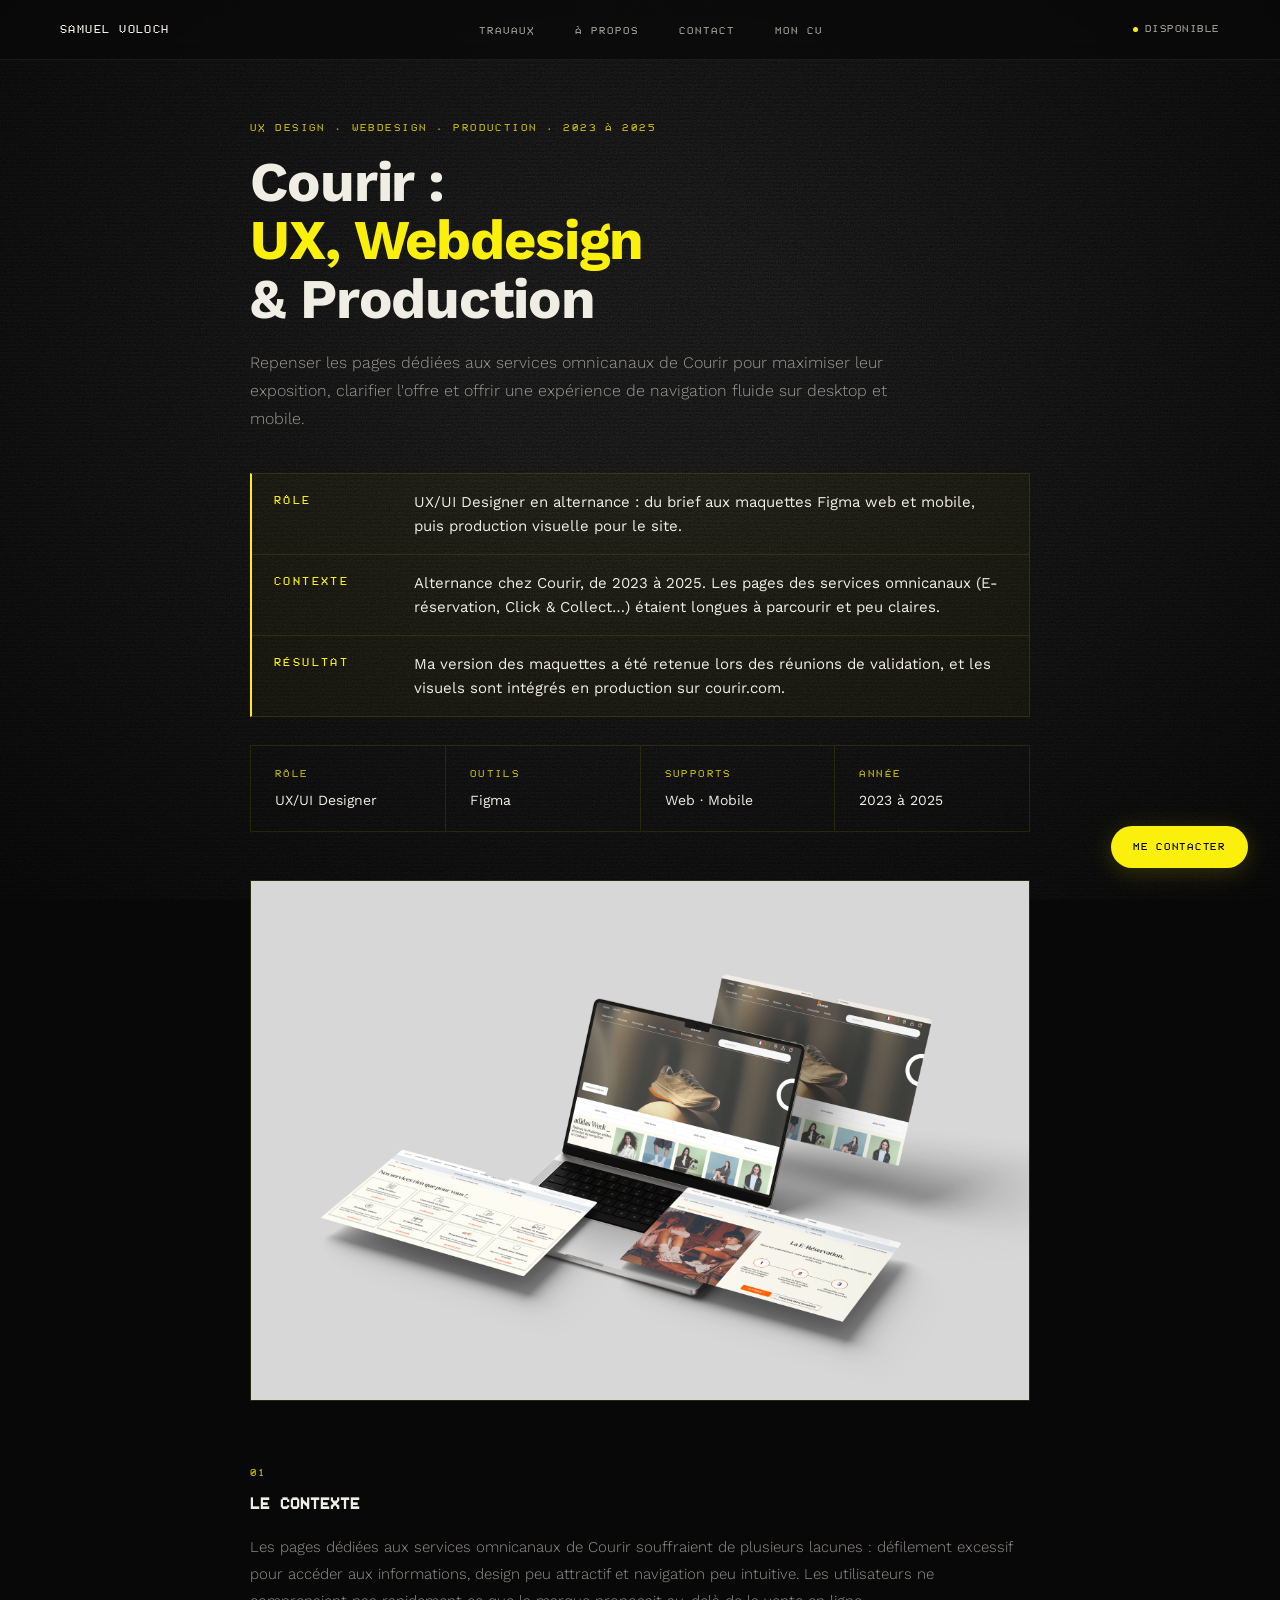
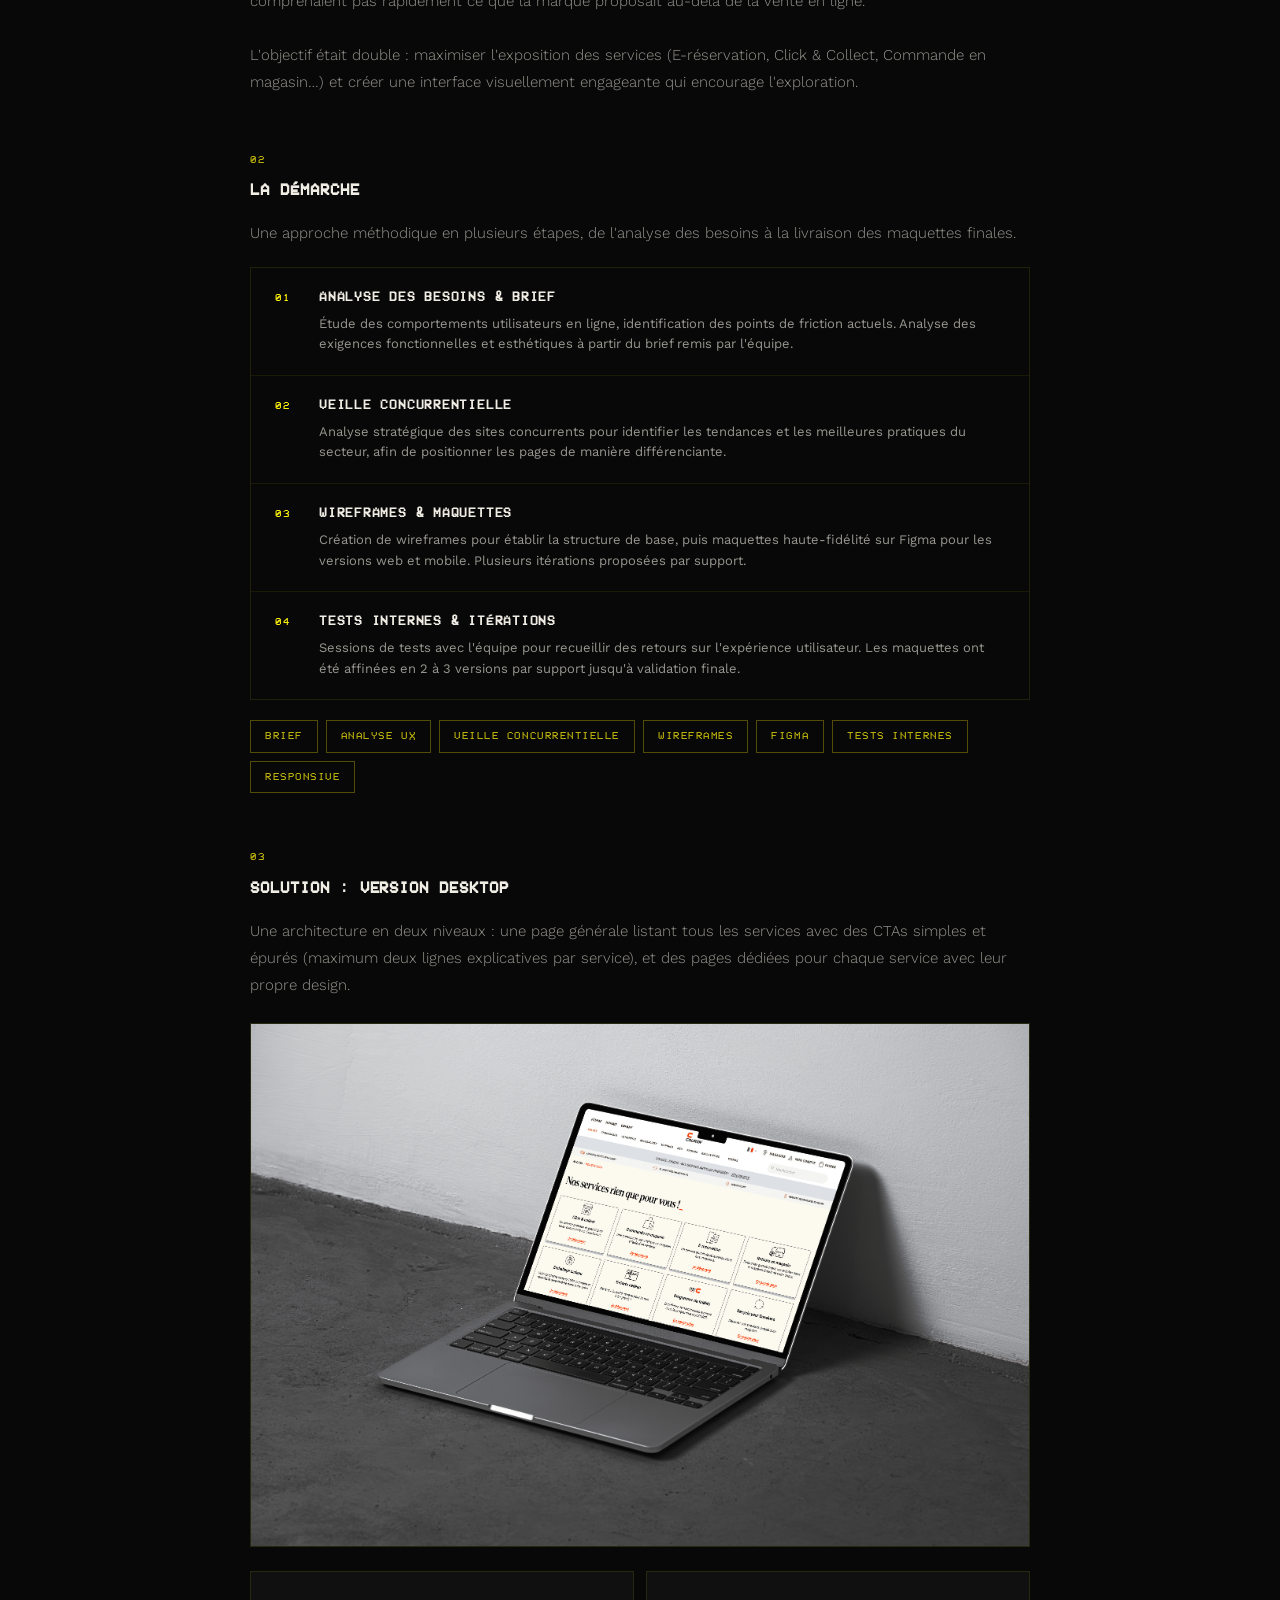
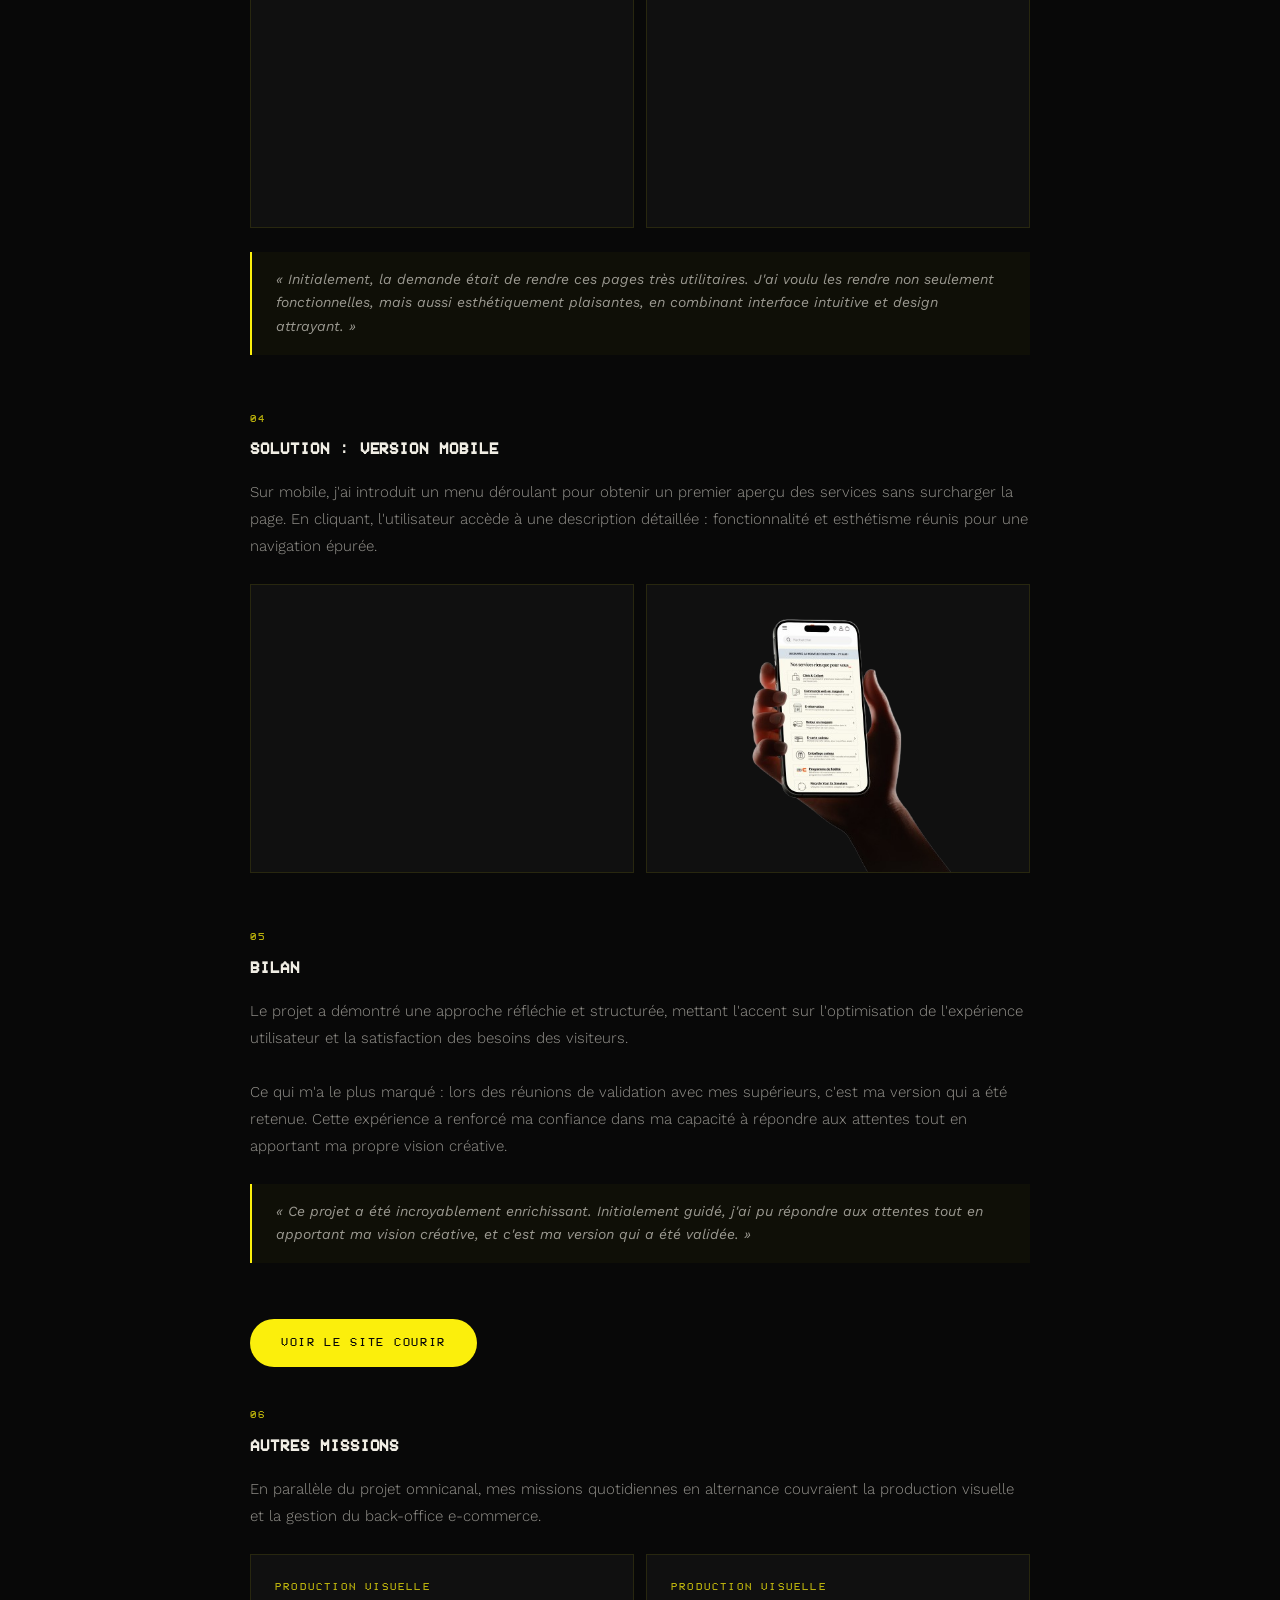
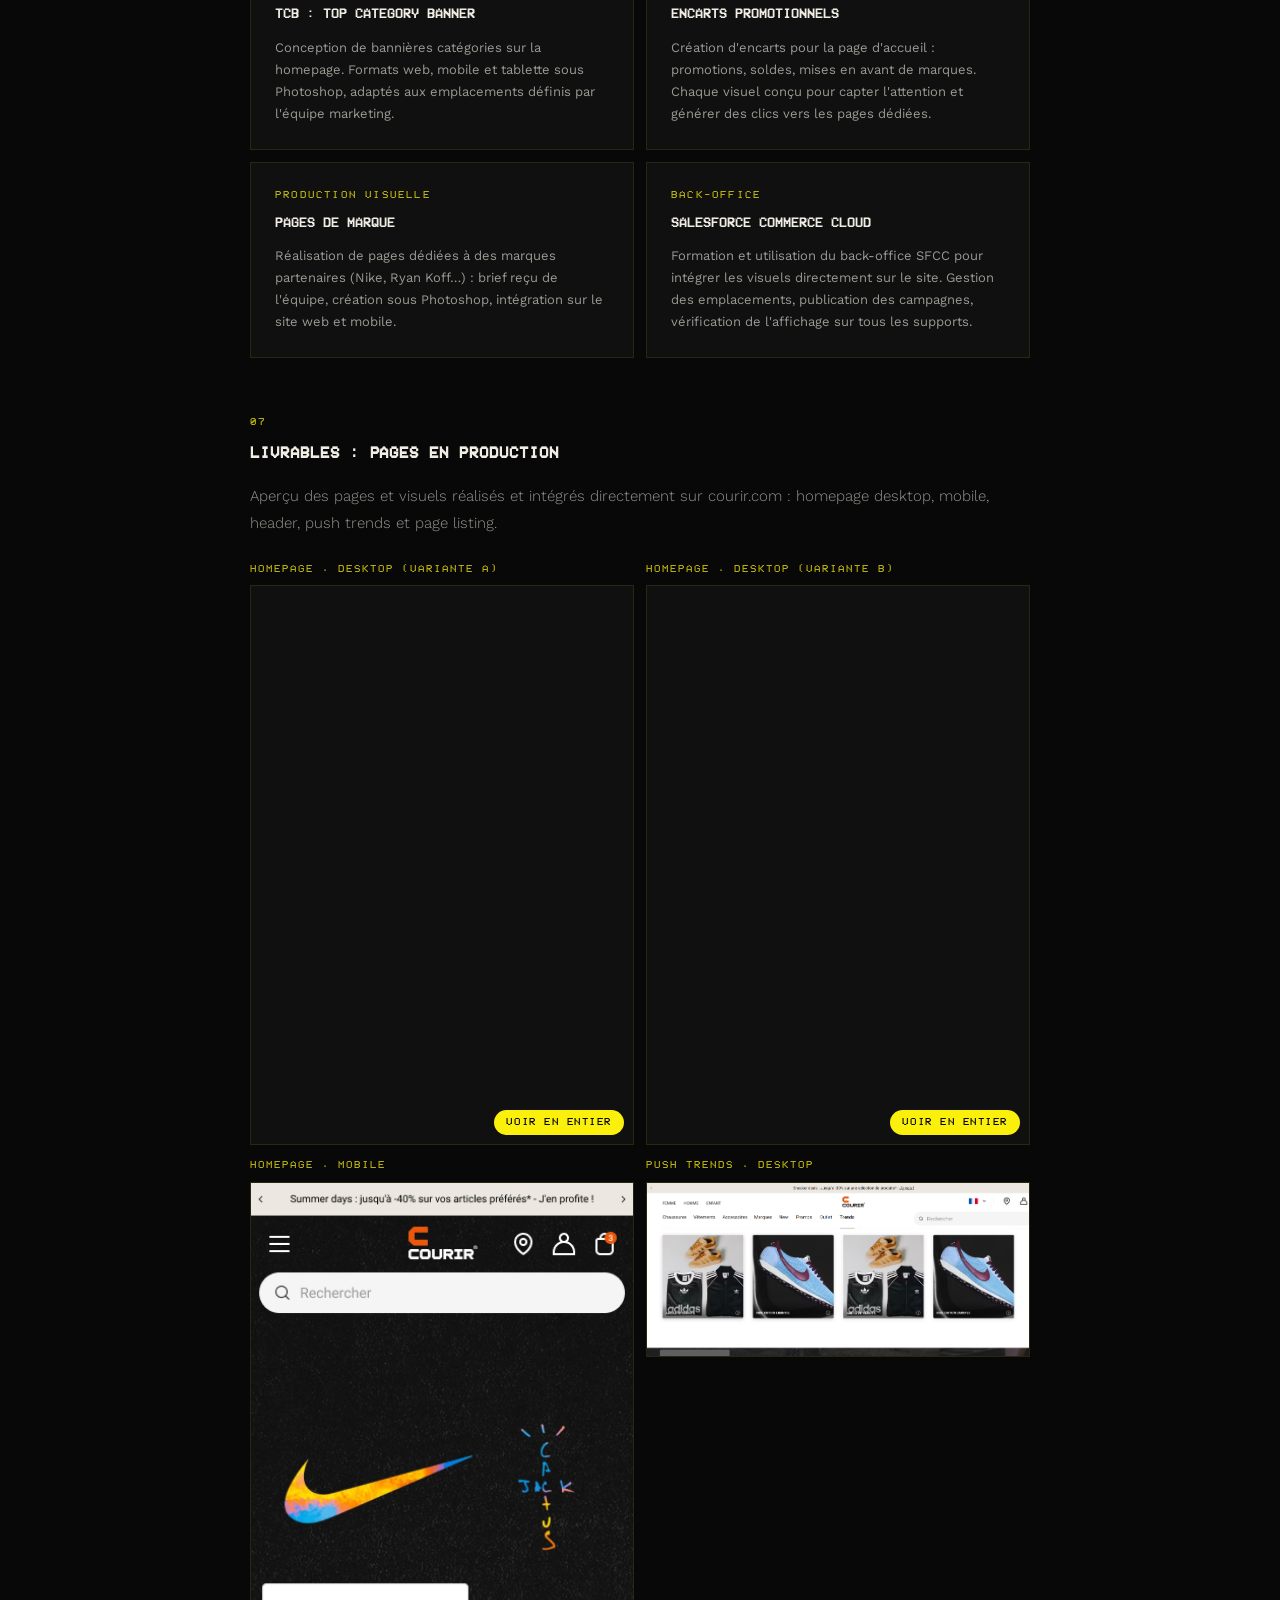
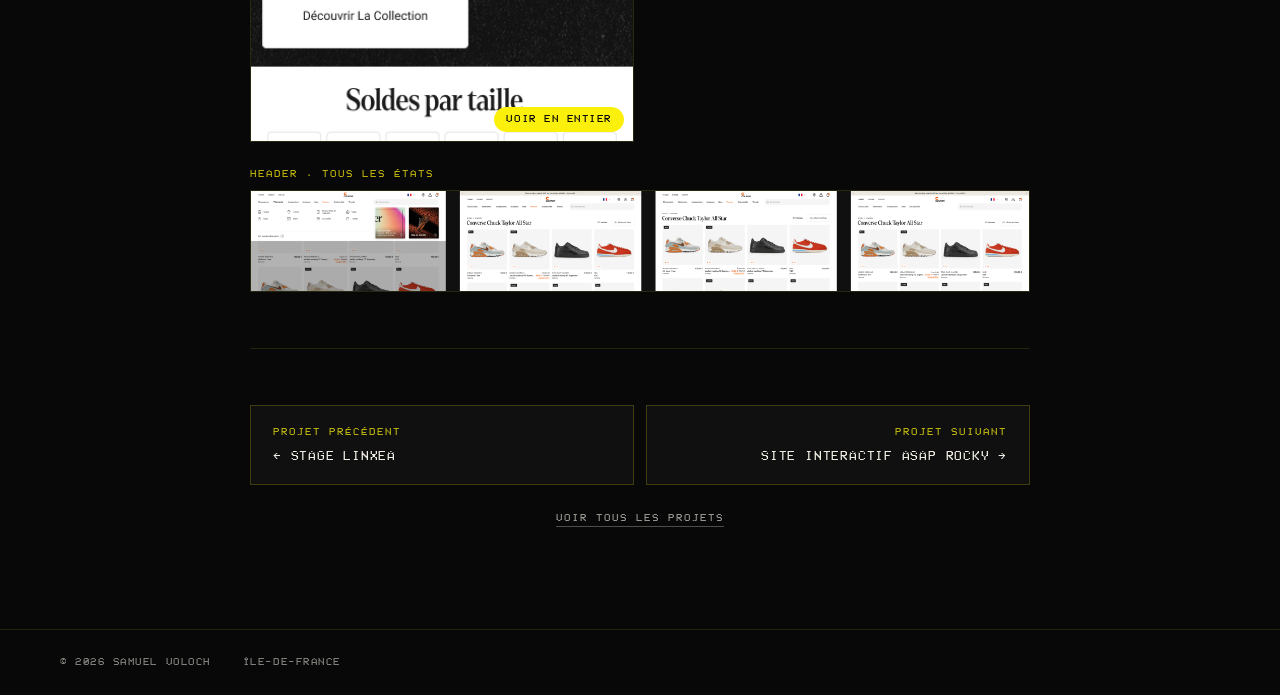
<file: projet-courir.html>
<!DOCTYPE html>
<html lang="fr">
<head>
<meta charset="UTF-8">
<meta name="viewport" content="width=device-width, initial-scale=1.0">
<title>Parcours omnicanal : Courir · Samuel Voloch</title>
<meta name="author" content="Samuel Voloch">
<meta name="description" content="Refonte des pages services omnicanaux Courir : UX Design, wireframes, prototypage Figma, version web et mobile.">
<link rel="icon" href="favicon.ico" sizes="any">
<link rel="icon" href="favicon-32.png" type="image/png" sizes="32x32">
<link rel="icon" href="favicon-16.png" type="image/png" sizes="16x16">
<link rel="apple-touch-icon" href="apple-touch-icon.png">
<link rel="preconnect" href="https://fonts.googleapis.com">
<link rel="preconnect" href="https://fonts.gstatic.com" crossorigin>
<link href="https://fonts.googleapis.com/css2?family=Work+Sans:wght@300;400;500;700&display=swap" rel="stylesheet">
<link rel="stylesheet" href="style.css">
<style>
.shot-hero { margin-bottom: 64px; }

/* Démarche en étapes */
.cs-steps { margin-top: 20px; border: 1px solid var(--line); list-style: none; }
.cs-step { display: flex; align-items: flex-start; gap: 20px; padding: 20px 24px; border-bottom: 1px solid rgba(251,239,12,.08); }
.cs-step:last-child { border-bottom: 0; }
.cs-step-n { min-width: 24px; margin-top: 2px; font-family: var(--mono); font-size: 11px; letter-spacing: .14em; color: var(--y); }
.cs-step-title { font-family: var(--mono); font-size: 13px; font-weight: 700; letter-spacing: .06em; text-transform: uppercase; margin-bottom: 6px; }
.cs-step-text { font-size: 13px; color: var(--dim); line-height: 1.6; }

/* Autres missions */
.missions { display: grid; grid-template-columns: 1fr 1fr; gap: 12px; margin-top: 24px; }
.mission { padding: 24px; }
.mission-kind { font-family: var(--mono); font-size: 11px; letter-spacing: .2em; text-transform: uppercase; color: var(--y-dim); margin-bottom: 10px; }
.mission-name { font-family: var(--mono); font-size: 13px; font-weight: 700; text-transform: uppercase; margin-bottom: 12px; }
.mission-text { font-size: 13px; color: var(--dim); line-height: 1.7; }

.cs-cta--inline { margin-bottom: 40px; }

@media (max-width: 768px) { .missions { grid-template-columns: 1fr; } }
</style>
<script src="script.js" defer></script>
</head>
<body>

<a class="skip-link" href="#contenu">Aller au contenu</a>

<div class="fx" aria-hidden="true">
  <div id="bg"></div>
  <div id="scanlines"></div>
  <div id="vignette"></div>
  <div id="glitch-el"></div>
  <div id="cur"></div>
  <div id="cur-ring"></div>
</div>

<nav class="nav" aria-label="Navigation principale">
  <a href="index.html" class="nav-logo">SAMUEL VOLOCH</a>
  <button type="button" class="nav-toggle" aria-expanded="false" aria-controls="nav-menu"><span class="nav-toggle-icon" aria-hidden="true"></span>Menu</button>
  <ul class="nav-links" id="nav-menu">
    <li><a href="index.html#work">Travaux</a></li>
    <li><a href="index.html#about">À propos</a></li>
    <li><a href="index.html#contact">Contact</a></li>
    <li><a href="https://drive.google.com/file/d/10iyQHXAq80rBVVJ4hmMgtF6LsTq1H88y/view?usp=sharing" target="_blank" rel="noopener noreferrer">Mon CV<span class="sr-only"> (nouvel onglet)</span></a></li>
  </ul>
  <p class="nav-status"><span class="blink" aria-hidden="true"></span>Disponible</p>
</nav>

<main id="contenu" class="main cs">

  <p class="cs-tag">UX Design · Webdesign · Production · 2023 à 2025</p>
  <h1 class="cs-title">Courir :<br><em>UX, Webdesign</em><br>&amp; Production</h1>
  <p class="cs-intro">Repenser les pages dédiées aux services omnicanaux de Courir pour maximiser leur exposition, clarifier l'offre et offrir une expérience de navigation fluide sur desktop et mobile.</p>

  <dl class="cs-brief">
    <div class="cs-brief-row"><dt class="cs-brief-label">Rôle</dt><dd class="cs-brief-val">UX/UI Designer en alternance : du brief aux maquettes Figma web et mobile, puis production visuelle pour le site.</dd></div>
    <div class="cs-brief-row"><dt class="cs-brief-label">Contexte</dt><dd class="cs-brief-val">Alternance chez Courir, de 2023 à 2025. Les pages des services omnicanaux (E-réservation, Click &amp; Collect…) étaient longues à parcourir et peu claires.</dd></div>
    <div class="cs-brief-row"><dt class="cs-brief-label">Résultat</dt><dd class="cs-brief-val">Ma version des maquettes a été retenue lors des réunions de validation, et les visuels sont intégrés en production sur courir.com.</dd></div>
  </dl>

  <dl class="cs-meta">
    <div class="cs-meta-item"><dt class="cs-meta-label">Rôle</dt><dd class="cs-meta-val">UX/UI Designer</dd></div>
    <div class="cs-meta-item"><dt class="cs-meta-label">Outils</dt><dd class="cs-meta-val">Figma</dd></div>
    <div class="cs-meta-item"><dt class="cs-meta-label">Supports</dt><dd class="cs-meta-val">Web · Mobile</dd></div>
    <div class="cs-meta-item"><dt class="cs-meta-label">Année</dt><dd class="cs-meta-val">2023 à 2025</dd></div>
  </dl>

  <figure class="shot shot-hero">
    <img src="Mockup%20Courir.png" alt="Maquettes du projet Courir présentées sur plusieurs écrans : parcours omnicanal">
  </figure>

  <section class="cs-section">
    <p class="cs-section-num" aria-hidden="true">01</p>
    <h2 class="cs-section-title">Le contexte</h2>
    <p class="cs-section-body">
      Les pages dédiées aux services omnicanaux de Courir souffraient de plusieurs lacunes : défilement excessif pour accéder aux informations, design peu attractif et navigation peu intuitive. Les utilisateurs ne comprenaient pas rapidement ce que la marque proposait au-delà de la vente en ligne.
      <br><br>
      L'objectif était double : maximiser l'exposition des services (E-réservation, Click &amp; Collect, Commande en magasin…) et créer une interface visuellement engageante qui encourage l'exploration.
    </p>
  </section>

  <section class="cs-section">
    <p class="cs-section-num" aria-hidden="true">02</p>
    <h2 class="cs-section-title">La démarche</h2>
    <p class="cs-section-body">Une approche méthodique en plusieurs étapes, de l'analyse des besoins à la livraison des maquettes finales.</p>

    <ol class="cs-steps">
      <li class="cs-step">
        <span class="cs-step-n" aria-hidden="true">01</span>
        <div>
          <h3 class="cs-step-title">Analyse des besoins &amp; brief</h3>
          <p class="cs-step-text">Étude des comportements utilisateurs en ligne, identification des points de friction actuels. Analyse des exigences fonctionnelles et esthétiques à partir du brief remis par l'équipe.</p>
        </div>
      </li>
      <li class="cs-step">
        <span class="cs-step-n" aria-hidden="true">02</span>
        <div>
          <h3 class="cs-step-title">Veille concurrentielle</h3>
          <p class="cs-step-text">Analyse stratégique des sites concurrents pour identifier les tendances et les meilleures pratiques du secteur, afin de positionner les pages de manière différenciante.</p>
        </div>
      </li>
      <li class="cs-step">
        <span class="cs-step-n" aria-hidden="true">03</span>
        <div>
          <h3 class="cs-step-title">Wireframes &amp; maquettes</h3>
          <p class="cs-step-text">Création de wireframes pour établir la structure de base, puis maquettes haute-fidélité sur Figma pour les versions web et mobile. Plusieurs itérations proposées par support.</p>
        </div>
      </li>
      <li class="cs-step">
        <span class="cs-step-n" aria-hidden="true">04</span>
        <div>
          <h3 class="cs-step-title">Tests internes &amp; itérations</h3>
          <p class="cs-step-text">Sessions de tests avec l'équipe pour recueillir des retours sur l'expérience utilisateur. Les maquettes ont été affinées en 2 à 3 versions par support jusqu'à validation finale.</p>
        </div>
      </li>
    </ol>

    <ul class="cs-chips">
      <li class="cs-chip">Brief</li>
      <li class="cs-chip">Analyse UX</li>
      <li class="cs-chip">Veille concurrentielle</li>
      <li class="cs-chip">Wireframes</li>
      <li class="cs-chip">Figma</li>
      <li class="cs-chip">Tests internes</li>
      <li class="cs-chip">Responsive</li>
    </ul>
  </section>

  <section class="cs-section">
    <p class="cs-section-num" aria-hidden="true">03</p>
    <h2 class="cs-section-title">Solution : version desktop</h2>
    <p class="cs-section-body">
      Une architecture en deux niveaux : une page générale listant tous les services avec des CTAs simples et épurés (maximum deux lignes explicatives par service), et des pages dédiées pour chaque service avec leur propre design.
    </p>
    <figure class="shot shot-full">
      <img src="Omni.png" alt="Page services omnicanaux Courir, version desktop finale" loading="lazy" decoding="async">
    </figure>
    <div class="shot-grid">
      <figure class="shot"><img src="Eresaweb.png" alt="Page E-réservation Courir, version desktop" loading="lazy" decoding="async"></figure>
      <figure class="shot"><img src="Eresa%20desktop.png" alt="Page E-réservation Courir, mockup desktop" loading="lazy" decoding="async"></figure>
    </div>

    <blockquote class="cs-quote">
      <p>« Initialement, la demande était de rendre ces pages très utilitaires. J'ai voulu les rendre non seulement fonctionnelles, mais aussi esthétiquement plaisantes, en combinant interface intuitive et design attrayant. »</p>
    </blockquote>
  </section>

  <section class="cs-section">
    <p class="cs-section-num" aria-hidden="true">04</p>
    <h2 class="cs-section-title">Solution : version mobile</h2>
    <p class="cs-section-body">
      Sur mobile, j'ai introduit un menu déroulant pour obtenir un premier aperçu des services sans surcharger la page. En cliquant, l'utilisateur accède à une description détaillée : fonctionnalité et esthétisme réunis pour une navigation épurée.
    </p>
    <div class="shot-grid">
      <figure class="shot"><img src="Omni%20mobile.png" alt="Page services omnicanaux Courir, version mobile finale" loading="lazy" decoding="async"></figure>
      <figure class="shot"><img src="Omni_mobile-removebg-preview.png" alt="Mockup mobile des services Courir" loading="lazy" decoding="async"></figure>
    </div>
  </section>

  <section class="cs-section">
    <p class="cs-section-num" aria-hidden="true">05</p>
    <h2 class="cs-section-title">Bilan</h2>
    <p class="cs-section-body">
      Le projet a démontré une approche réfléchie et structurée, mettant l'accent sur l'optimisation de l'expérience utilisateur et la satisfaction des besoins des visiteurs.
      <br><br>
      Ce qui m'a le plus marqué : lors des réunions de validation avec mes supérieurs, c'est ma version qui a été retenue. Cette expérience a renforcé ma confiance dans ma capacité à répondre aux attentes tout en apportant ma propre vision créative.
    </p>
    <blockquote class="cs-quote">
      <p>« Ce projet a été incroyablement enrichissant. Initialement guidé, j'ai pu répondre aux attentes tout en apportant ma vision créative, et c'est ma version qui a été validée. »</p>
    </blockquote>
  </section>

  <div class="cs-cta cs-cta--inline">
    <a href="https://www.courir.com/fr/services" target="_blank" rel="noopener noreferrer" class="btn btn-y">Voir le site Courir<span class="sr-only"> (nouvel onglet)</span></a>
  </div>

  <section class="cs-section">
    <p class="cs-section-num" aria-hidden="true">06</p>
    <h2 class="cs-section-title">Autres missions</h2>
    <p class="cs-section-body">En parallèle du projet omnicanal, mes missions quotidiennes en alternance couvraient la production visuelle et la gestion du back-office e-commerce.</p>

    <div class="missions">
      <article class="mission card">
        <p class="mission-kind">Production visuelle</p>
        <h3 class="mission-name">TCB : Top Category Banner</h3>
        <p class="mission-text">Conception de bannières catégories sur la homepage. Formats web, mobile et tablette sous Photoshop, adaptés aux emplacements définis par l'équipe marketing.</p>
      </article>
      <article class="mission card">
        <p class="mission-kind">Production visuelle</p>
        <h3 class="mission-name">Encarts promotionnels</h3>
        <p class="mission-text">Création d'encarts pour la page d'accueil : promotions, soldes, mises en avant de marques. Chaque visuel conçu pour capter l'attention et générer des clics vers les pages dédiées.</p>
      </article>
      <article class="mission card">
        <p class="mission-kind">Production visuelle</p>
        <h3 class="mission-name">Pages de marque</h3>
        <p class="mission-text">Réalisation de pages dédiées à des marques partenaires (Nike, Ryan Koff…) : brief reçu de l'équipe, création sous Photoshop, intégration sur le site web et mobile.</p>
      </article>
      <article class="mission card">
        <p class="mission-kind">Back-office</p>
        <h3 class="mission-name">Salesforce Commerce Cloud</h3>
        <p class="mission-text">Formation et utilisation du back-office SFCC pour intégrer les visuels directement sur le site. Gestion des emplacements, publication des campagnes, vérification de l'affichage sur tous les supports.</p>
      </article>
    </div>
  </section>

  <section class="cs-section">
    <p class="cs-section-num" aria-hidden="true">07</p>
    <h2 class="cs-section-title">Livrables : pages en production</h2>
    <p class="cs-section-body">Aperçu des pages et visuels réalisés et intégrés directement sur courir.com : homepage desktop, mobile, header, push trends et page listing.</p>

    <div class="shot-grid">
      <figure class="shot">
        <figcaption>Homepage · Desktop (variante A)</figcaption>
        <img src="Desktop%20-%2016.png" alt="Homepage Courir, version desktop, variante A" loading="lazy" decoding="async">
      </figure>
      <figure class="shot">
        <figcaption>Homepage · Desktop (variante B)</figcaption>
        <img src="Desktop%20-%20e%CC%81tat%201.png"alt="Homepage Courir, version desktop, variante B" loading="lazy" decoding="async">
      </figure>
      <figure class="shot">
        <figcaption>Homepage · Mobile</figcaption>
        <img src="iPhone_16_3.png" alt="Homepage Courir, version mobile" loading="lazy" decoding="async">
      </figure>
      <figure class="shot">
        <figcaption>Push Trends · Desktop</figcaption>
        <img src="Push_trend%20Desktop_2.png" alt="Push trends Courir, version desktop" loading="lazy" decoding="async">
      </figure>
    </div>

    <figure class="shot shot-full">
      <figcaption>Header · Tous les états</figcaption>
      <img src="HEADER.png" alt="Header Courir dans tous ses états" loading="lazy" decoding="async">
    </figure>
  </section>

  <hr class="cs-divider">

  <nav class="cs-nav-proj" aria-label="Navigation entre les projets">
    <a class="cs-nav-link cs-nav-prev" href="projet-linxea.html" rel="prev">
      <span class="cs-nav-label">Projet précédent</span>
      <span class="cs-nav-title"><span aria-hidden="true">← </span>Stage Linxea</span>
    </a>
    <a class="cs-nav-link cs-nav-next" href="projet-asaprocky.html" rel="next">
      <span class="cs-nav-label">Projet suivant</span>
      <span class="cs-nav-title">Site interactif ASAP Rocky<span aria-hidden="true"> →</span></span>
    </a>
  </nav>
  <p class="cs-all"><a href="index.html#work">Voir tous les projets</a></p>

</main>

<footer class="foot">
  <span class="foot-copy">© 2026 Samuel Voloch</span>
  <span class="foot-copy">Île-de-France</span>
</footer>

<a href="mailto:s.a.voloch@gmail.com" id="float-contact">Me contacter</a>
<button type="button" id="back-top" aria-label="Retour en haut de la page">
  <svg viewBox="0 0 24 24" aria-hidden="true"><path d="M12 20V5M5 11l7-7 7 7"/></svg>
</button>

</body>
</html>
</file>
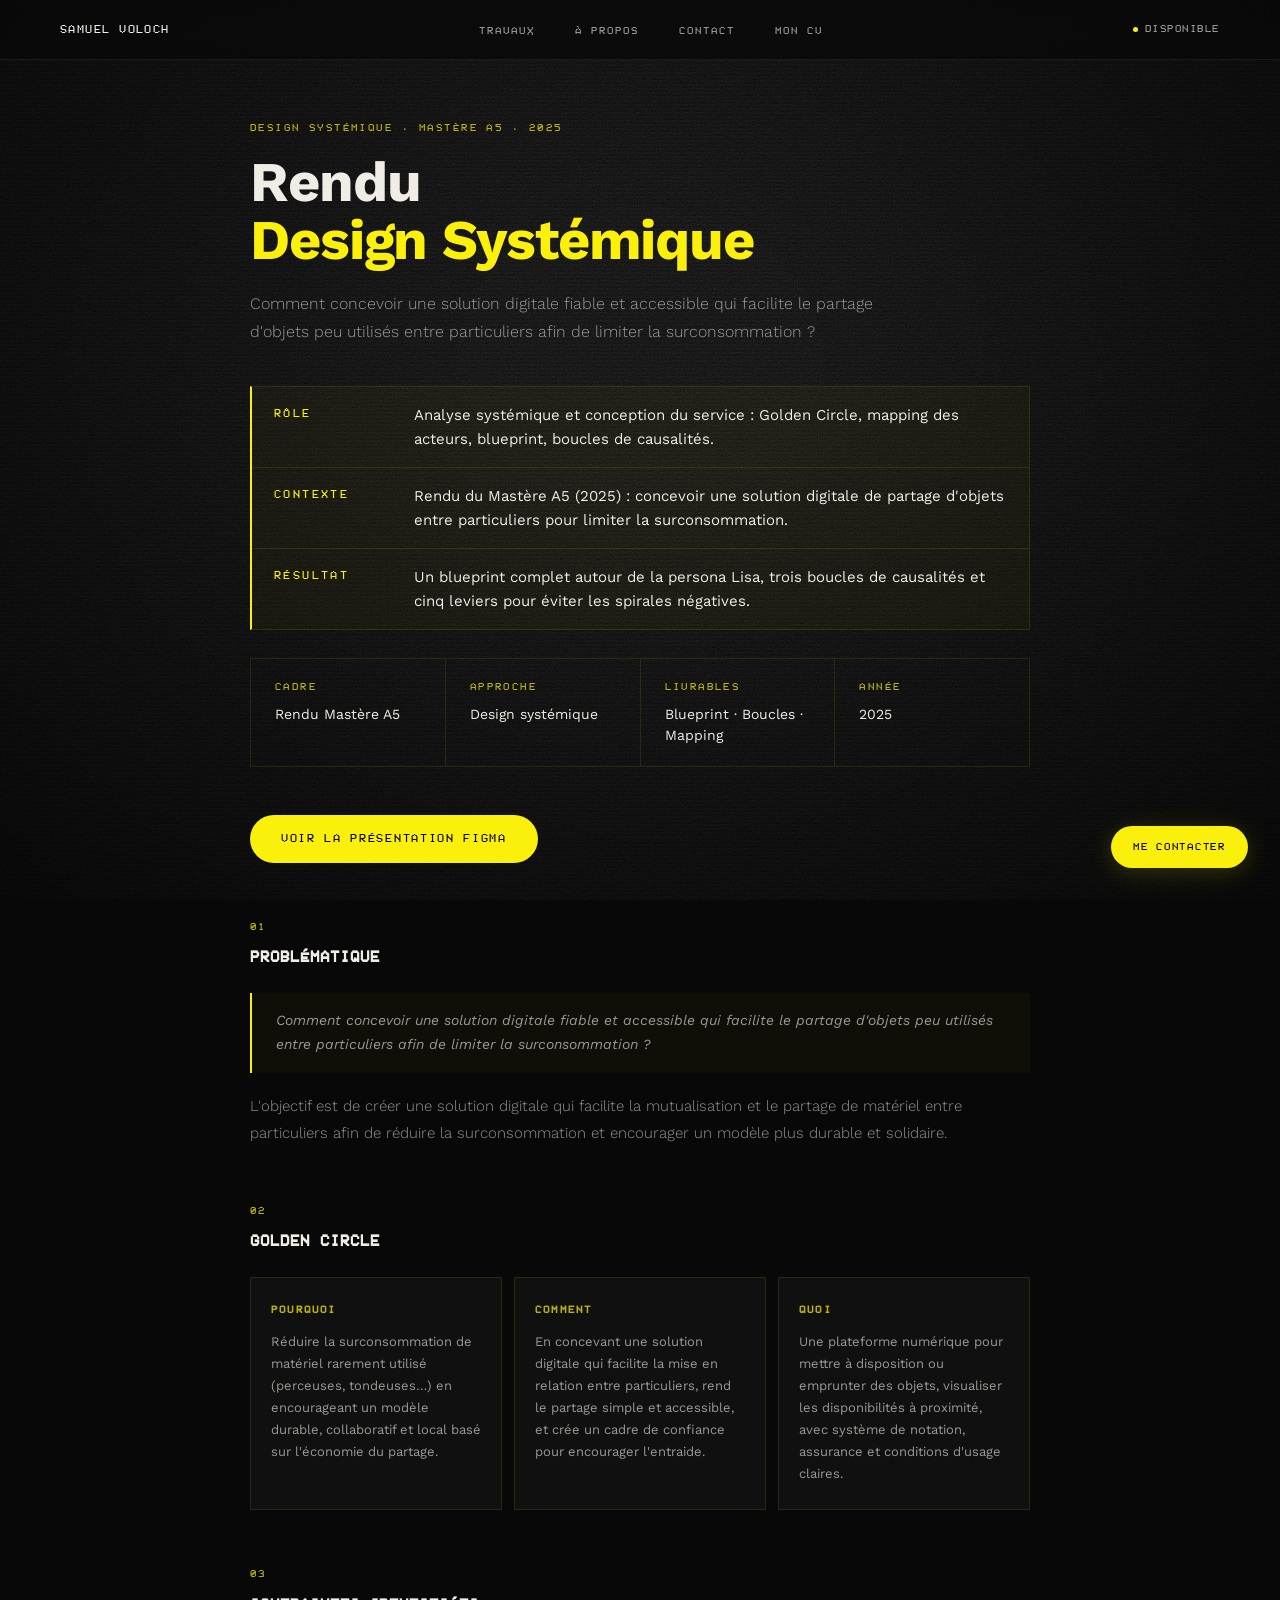
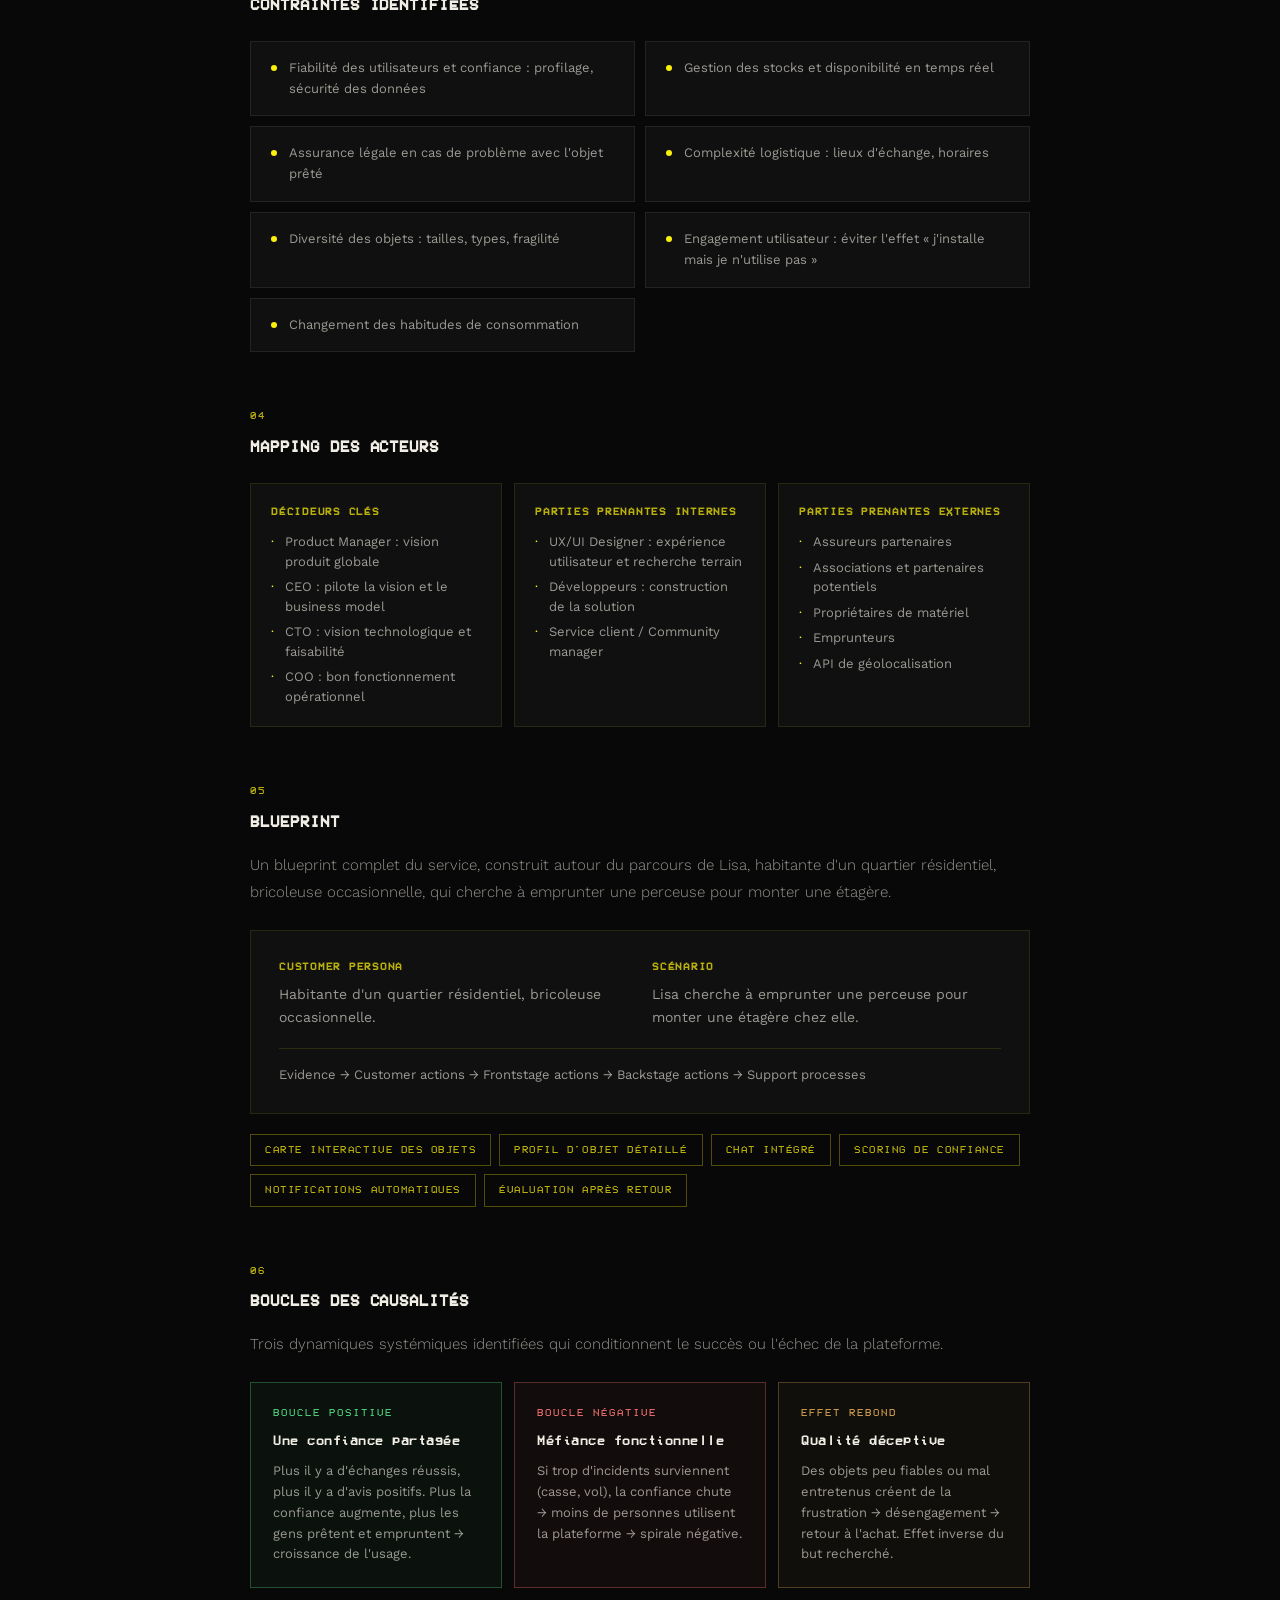
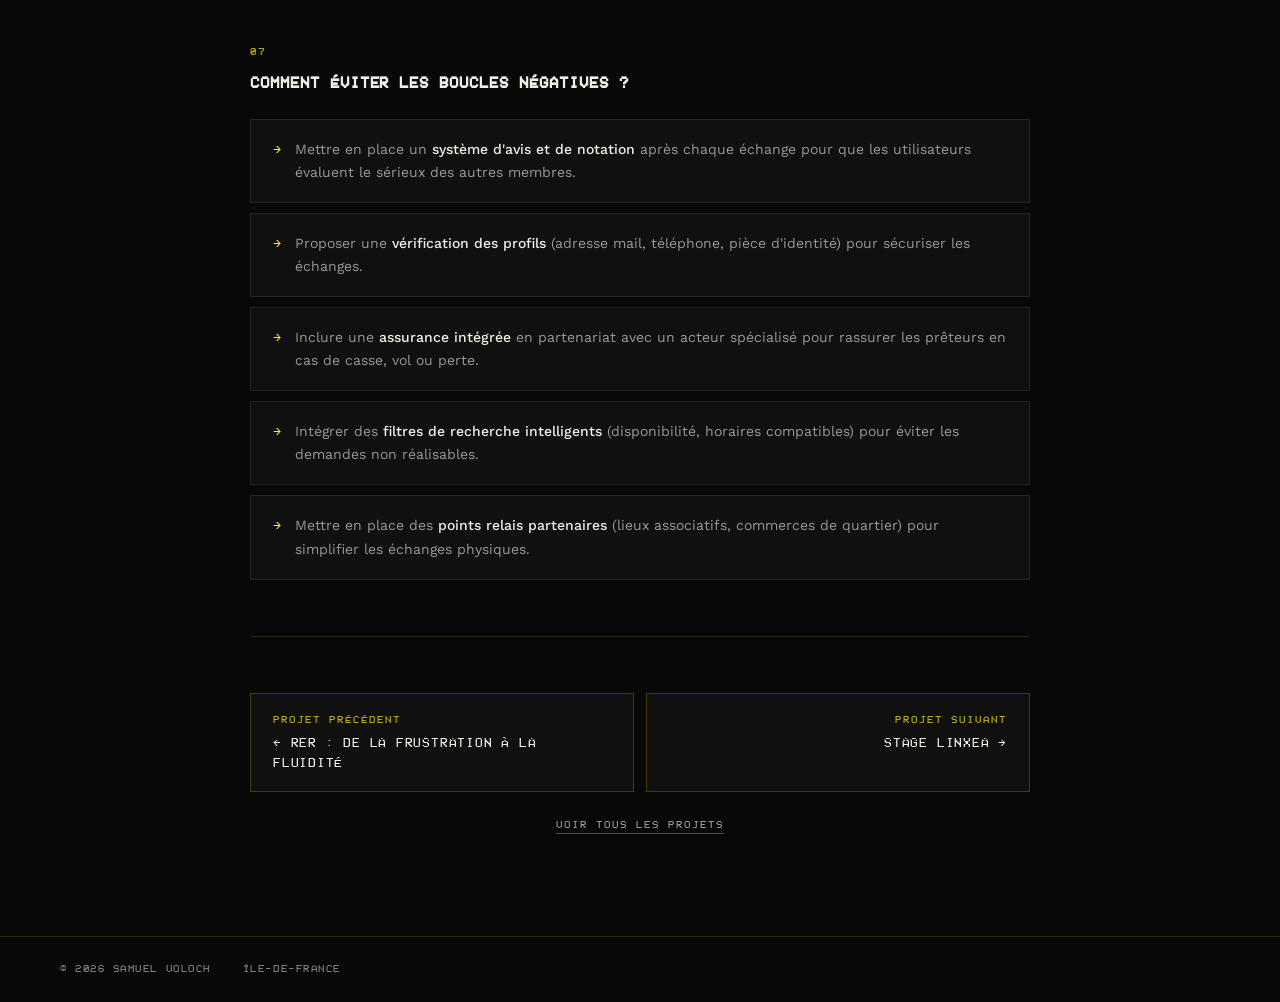
<file: projet-design-systemique.html>
<!DOCTYPE html>
<html lang="fr">
<head>
<meta charset="UTF-8">
<meta name="viewport" content="width=device-width, initial-scale=1.0">
<title>Rendu Design Systémique · Samuel Voloch</title>
<meta name="author" content="Samuel Voloch">
<meta name="description" content="Rendu Design Systémique : plateforme de partage d'objets entre particuliers pour réduire la surconsommation. Golden Circle, Blueprint, Boucles de causalités.">
<link rel="icon" href="favicon.ico" sizes="any">
<link rel="icon" href="favicon-32.png" type="image/png" sizes="32x32">
<link rel="icon" href="favicon-16.png" type="image/png" sizes="16x16">
<link rel="apple-touch-icon" href="apple-touch-icon.png">
<link rel="preconnect" href="https://fonts.googleapis.com">
<link rel="preconnect" href="https://fonts.gstatic.com" crossorigin>
<link href="https://fonts.googleapis.com/css2?family=Work+Sans:wght@300;400;500;700&display=swap" rel="stylesheet">
<link rel="stylesheet" href="style.css">
<style>
/* Golden Circle */
.gc-grid { display: grid; grid-template-columns: repeat(3, 1fr); gap: 12px; margin-top: 24px; }
.gc-card { padding: 24px 20px; }
.gc-label { font-family: var(--mono); font-size: 11px; letter-spacing: .2em; text-transform: uppercase; color: var(--y-dim); margin-bottom: 12px; }
.gc-text { font-size: 13px; color: var(--dim); line-height: 1.7; }

/* Contraintes */
.constraints-grid { display: grid; grid-template-columns: 1fr 1fr; gap: 10px; margin-top: 24px; }
.constraint { display: flex; align-items: flex-start; gap: 12px; padding: 16px 20px; border-color: rgba(255,255,255,.08); }
.constraint-dot { flex-shrink: 0; width: 6px; height: 6px; margin-top: 7px; border-radius: 50%; background: var(--y); }
.constraint-text { font-size: 13px; color: var(--dim); line-height: 1.6; }

/* Acteurs */
.actors-grid { display: grid; grid-template-columns: repeat(3, 1fr); gap: 12px; margin-top: 24px; }
.actor-card { padding: 20px; }
.actor-title { font-family: var(--mono); font-size: 11px; letter-spacing: .16em; text-transform: uppercase; color: var(--y-dim); margin-bottom: 12px; }
.actor-list { display: flex; flex-direction: column; gap: 6px; }
.actor-list li { position: relative; padding-left: 14px; font-size: 13px; color: var(--dim); line-height: 1.5; }
.actor-list li::before { content: '·'; position: absolute; left: 0; color: var(--y); }

/* Blueprint */
.blueprint-box { margin-top: 24px; padding: 28px; }
.blueprint-row { display: grid; grid-template-columns: 1fr 1fr; gap: 24px; margin-bottom: 20px; }
.blueprint-label { font-family: var(--mono); font-size: 11px; letter-spacing: .16em; text-transform: uppercase; color: var(--y-dim); margin-bottom: 8px; }
.blueprint-val { font-size: 14px; color: var(--dim); line-height: 1.6; }
.blueprint-note { font-family: var(--sans); font-size: 13px; color: var(--dim); border-top: .5px solid rgba(251,239,12,.12); padding-top: 16px; }

/* Boucles des causalités */
.boucles-grid { display: grid; grid-template-columns: repeat(3, 1fr); gap: 12px; margin-top: 24px; }
.boucle-card { padding: 22px; border: 1px solid; }
.boucle-pos { --tone: #4AC878; border-color: rgba(74,200,120,.35); background: rgba(74,200,120,.05); }
.boucle-neg { --tone: #E36A6A; border-color: rgba(227,106,106,.35); background: rgba(227,106,106,.05); }
.boucle-reb { --tone: #C8964A; border-color: rgba(200,150,74,.35); background: rgba(200,150,74,.05); }
.boucle-tag { font-family: var(--mono); font-size: 11px; letter-spacing: .18em; text-transform: uppercase; color: var(--tone); margin-bottom: 10px; }
.boucle-title { font-family: var(--mono); font-size: 13px; font-weight: 700; letter-spacing: .04em; margin-bottom: 10px; }
.boucle-text { font-size: 13px; color: var(--dim); line-height: 1.6; }

/* Solutions */
.solutions-list { display: flex; flex-direction: column; gap: 10px; margin-top: 24px; }
.sol-item { display: flex; align-items: flex-start; gap: 14px; padding: 18px 22px; border-color: rgba(255,255,255,.08); }
.sol-arrow { flex-shrink: 0; margin-top: 1px; font-family: var(--mono); font-size: 14px; color: var(--y); }
.sol-text { font-size: 14px; color: var(--dim); line-height: 1.65; }
.sol-text strong { color: var(--white); font-weight: 500; }

@media (max-width: 768px) {
  .gc-grid, .actors-grid, .boucles-grid, .constraints-grid, .blueprint-row { grid-template-columns: 1fr; }
}
</style>
<script src="script.js" defer></script>
</head>
<body>

<a class="skip-link" href="#contenu">Aller au contenu</a>

<div class="fx" aria-hidden="true">
  <div id="bg"></div>
  <div id="scanlines"></div>
  <div id="vignette"></div>
  <div id="glitch-el"></div>
  <div id="cur"></div>
  <div id="cur-ring"></div>
</div>

<nav class="nav" aria-label="Navigation principale">
  <a href="index.html" class="nav-logo">SAMUEL VOLOCH</a>
  <button type="button" class="nav-toggle" aria-expanded="false" aria-controls="nav-menu"><span class="nav-toggle-icon" aria-hidden="true"></span>Menu</button>
  <ul class="nav-links" id="nav-menu">
    <li><a href="index.html#work">Travaux</a></li>
    <li><a href="index.html#about">À propos</a></li>
    <li><a href="index.html#contact">Contact</a></li>
    <li><a href="https://drive.google.com/file/d/10iyQHXAq80rBVVJ4hmMgtF6LsTq1H88y/view?usp=sharing" target="_blank" rel="noopener noreferrer">Mon CV<span class="sr-only"> (nouvel onglet)</span></a></li>
  </ul>
  <p class="nav-status"><span class="blink" aria-hidden="true"></span>Disponible</p>
</nav>

<main id="contenu" class="main cs">

  <p class="cs-tag">Design Systémique · Mastère A5 · 2025</p>
  <h1 class="cs-title">Rendu<br><em>Design Systémique</em></h1>
  <p class="cs-intro">Comment concevoir une solution digitale fiable et accessible qui facilite le partage d'objets peu utilisés entre particuliers afin de limiter la surconsommation ?</p>

  <dl class="cs-brief">
    <div class="cs-brief-row"><dt class="cs-brief-label">Rôle</dt><dd class="cs-brief-val">Analyse systémique et conception du service : Golden Circle, mapping des acteurs, blueprint, boucles de causalités.</dd></div>
    <div class="cs-brief-row"><dt class="cs-brief-label">Contexte</dt><dd class="cs-brief-val">Rendu du Mastère A5 (2025) : concevoir une solution digitale de partage d'objets entre particuliers pour limiter la surconsommation.</dd></div>
    <div class="cs-brief-row"><dt class="cs-brief-label">Résultat</dt><dd class="cs-brief-val">Un blueprint complet autour de la persona Lisa, trois boucles de causalités et cinq leviers pour éviter les spirales négatives.</dd></div>
  </dl>

  <dl class="cs-meta">
    <div class="cs-meta-item"><dt class="cs-meta-label">Cadre</dt><dd class="cs-meta-val">Rendu Mastère A5</dd></div>
    <div class="cs-meta-item"><dt class="cs-meta-label">Approche</dt><dd class="cs-meta-val">Design systémique</dd></div>
    <div class="cs-meta-item"><dt class="cs-meta-label">Livrables</dt><dd class="cs-meta-val">Blueprint · Boucles · Mapping</dd></div>
    <div class="cs-meta-item"><dt class="cs-meta-label">Année</dt><dd class="cs-meta-val">2025</dd></div>
  </dl>

  <div class="cs-cta">
    <a href="https://www.figma.com/deck/UI8bzZkEiiaa5wS7dQscbi/Design-syst%C3%A9mique?node-id=1-32&amp;t=D9qt6YrzsW431WD2-1" target="_blank" rel="noopener noreferrer" class="btn btn-y">Voir la présentation Figma<span class="sr-only"> (nouvel onglet)</span></a>
  </div>

  <section class="cs-section">
    <p class="cs-section-num" aria-hidden="true">01</p>
    <h2 class="cs-section-title">Problématique</h2>
    <blockquote class="cs-quote">
      <p>Comment concevoir une solution digitale fiable et accessible qui facilite le partage d'objets peu utilisés entre particuliers afin de limiter la surconsommation ?</p>
    </blockquote>
    <p class="cs-section-body" style="margin-top:20px;">L'objectif est de créer une solution digitale qui facilite la mutualisation et le partage de matériel entre particuliers afin de réduire la surconsommation et encourager un modèle plus durable et solidaire.</p>
  </section>

  <section class="cs-section">
    <p class="cs-section-num" aria-hidden="true">02</p>
    <h2 class="cs-section-title">Golden Circle</h2>
    <div class="gc-grid">
      <article class="gc-card card">
        <h3 class="gc-label">Pourquoi</h3>
        <p class="gc-text">Réduire la surconsommation de matériel rarement utilisé (perceuses, tondeuses…) en encourageant un modèle durable, collaboratif et local basé sur l'économie du partage.</p>
      </article>
      <article class="gc-card card">
        <h3 class="gc-label">Comment</h3>
        <p class="gc-text">En concevant une solution digitale qui facilite la mise en relation entre particuliers, rend le partage simple et accessible, et crée un cadre de confiance pour encourager l'entraide.</p>
      </article>
      <article class="gc-card card">
        <h3 class="gc-label">Quoi</h3>
        <p class="gc-text">Une plateforme numérique pour mettre à disposition ou emprunter des objets, visualiser les disponibilités à proximité, avec système de notation, assurance et conditions d'usage claires.</p>
      </article>
    </div>
  </section>

  <section class="cs-section">
    <p class="cs-section-num" aria-hidden="true">03</p>
    <h2 class="cs-section-title">Contraintes identifiées</h2>
    <ul class="constraints-grid">
      <li class="constraint card"><span class="constraint-dot" aria-hidden="true"></span><p class="constraint-text">Fiabilité des utilisateurs et confiance : profilage, sécurité des données</p></li>
      <li class="constraint card"><span class="constraint-dot" aria-hidden="true"></span><p class="constraint-text">Gestion des stocks et disponibilité en temps réel</p></li>
      <li class="constraint card"><span class="constraint-dot" aria-hidden="true"></span><p class="constraint-text">Assurance légale en cas de problème avec l'objet prêté</p></li>
      <li class="constraint card"><span class="constraint-dot" aria-hidden="true"></span><p class="constraint-text">Complexité logistique : lieux d'échange, horaires</p></li>
      <li class="constraint card"><span class="constraint-dot" aria-hidden="true"></span><p class="constraint-text">Diversité des objets : tailles, types, fragilité</p></li>
      <li class="constraint card"><span class="constraint-dot" aria-hidden="true"></span><p class="constraint-text">Engagement utilisateur : éviter l'effet « j'installe mais je n'utilise pas »</p></li>
      <li class="constraint card"><span class="constraint-dot" aria-hidden="true"></span><p class="constraint-text">Changement des habitudes de consommation</p></li>
    </ul>
  </section>

  <section class="cs-section">
    <p class="cs-section-num" aria-hidden="true">04</p>
    <h2 class="cs-section-title">Mapping des acteurs</h2>
    <div class="actors-grid">
      <article class="actor-card card">
        <h3 class="actor-title">Décideurs clés</h3>
        <ul class="actor-list">
          <li>Product Manager : vision produit globale</li>
          <li>CEO : pilote la vision et le business model</li>
          <li>CTO : vision technologique et faisabilité</li>
          <li>COO : bon fonctionnement opérationnel</li>
        </ul>
      </article>
      <article class="actor-card card">
        <h3 class="actor-title">Parties prenantes internes</h3>
        <ul class="actor-list">
          <li>UX/UI Designer : expérience utilisateur et recherche terrain</li>
          <li>Développeurs : construction de la solution</li>
          <li>Service client / Community manager</li>
        </ul>
      </article>
      <article class="actor-card card">
        <h3 class="actor-title">Parties prenantes externes</h3>
        <ul class="actor-list">
          <li>Assureurs partenaires</li>
          <li>Associations et partenaires potentiels</li>
          <li>Propriétaires de matériel</li>
          <li>Emprunteurs</li>
          <li>API de géolocalisation</li>
        </ul>
      </article>
    </div>
  </section>

  <section class="cs-section">
    <p class="cs-section-num" aria-hidden="true">05</p>
    <h2 class="cs-section-title">Blueprint</h2>
    <p class="cs-section-body">Un blueprint complet du service, construit autour du parcours de Lisa, habitante d'un quartier résidentiel, bricoleuse occasionnelle, qui cherche à emprunter une perceuse pour monter une étagère.</p>
    <div class="blueprint-box card">
      <div class="blueprint-row">
        <div>
          <h3 class="blueprint-label">Customer persona</h3>
          <p class="blueprint-val">Habitante d'un quartier résidentiel, bricoleuse occasionnelle.</p>
        </div>
        <div>
          <h3 class="blueprint-label">Scénario</h3>
          <p class="blueprint-val">Lisa cherche à emprunter une perceuse pour monter une étagère chez elle.</p>
        </div>
      </div>
      <p class="blueprint-note">Evidence → Customer actions → Frontstage actions → Backstage actions → Support processes</p>
    </div>
    <ul class="cs-chips">
      <li class="cs-chip">Carte interactive des objets</li>
      <li class="cs-chip">Profil d'objet détaillé</li>
      <li class="cs-chip">Chat intégré</li>
      <li class="cs-chip">Scoring de confiance</li>
      <li class="cs-chip">Notifications automatiques</li>
      <li class="cs-chip">Évaluation après retour</li>
    </ul>
  </section>

  <section class="cs-section">
    <p class="cs-section-num" aria-hidden="true">06</p>
    <h2 class="cs-section-title">Boucles des causalités</h2>
    <p class="cs-section-body">Trois dynamiques systémiques identifiées qui conditionnent le succès ou l'échec de la plateforme.</p>
    <div class="boucles-grid">
      <article class="boucle-card boucle-pos">
        <p class="boucle-tag">Boucle positive</p>
        <h3 class="boucle-title">Une confiance partagée</h3>
        <p class="boucle-text">Plus il y a d'échanges réussis, plus il y a d'avis positifs. Plus la confiance augmente, plus les gens prêtent et empruntent → croissance de l'usage.</p>
      </article>
      <article class="boucle-card boucle-neg">
        <p class="boucle-tag">Boucle négative</p>
        <h3 class="boucle-title">Méfiance fonctionnelle</h3>
        <p class="boucle-text">Si trop d'incidents surviennent (casse, vol), la confiance chute → moins de personnes utilisent la plateforme → spirale négative.</p>
      </article>
      <article class="boucle-card boucle-reb">
        <p class="boucle-tag">Effet rebond</p>
        <h3 class="boucle-title">Qualité déceptive</h3>
        <p class="boucle-text">Des objets peu fiables ou mal entretenus créent de la frustration → désengagement → retour à l'achat. Effet inverse du but recherché.</p>
      </article>
    </div>
  </section>

  <section class="cs-section">
    <p class="cs-section-num" aria-hidden="true">07</p>
    <h2 class="cs-section-title">Comment éviter les boucles négatives ?</h2>
    <ul class="solutions-list">
      <li class="sol-item card"><span class="sol-arrow" aria-hidden="true">→</span><p class="sol-text">Mettre en place un <strong>système d'avis et de notation</strong> après chaque échange pour que les utilisateurs évaluent le sérieux des autres membres.</p></li>
      <li class="sol-item card"><span class="sol-arrow" aria-hidden="true">→</span><p class="sol-text">Proposer une <strong>vérification des profils</strong> (adresse mail, téléphone, pièce d'identité) pour sécuriser les échanges.</p></li>
      <li class="sol-item card"><span class="sol-arrow" aria-hidden="true">→</span><p class="sol-text">Inclure une <strong>assurance intégrée</strong> en partenariat avec un acteur spécialisé pour rassurer les prêteurs en cas de casse, vol ou perte.</p></li>
      <li class="sol-item card"><span class="sol-arrow" aria-hidden="true">→</span><p class="sol-text">Intégrer des <strong>filtres de recherche intelligents</strong> (disponibilité, horaires compatibles) pour éviter les demandes non réalisables.</p></li>
      <li class="sol-item card"><span class="sol-arrow" aria-hidden="true">→</span><p class="sol-text">Mettre en place des <strong>points relais partenaires</strong> (lieux associatifs, commerces de quartier) pour simplifier les échanges physiques.</p></li>
    </ul>
  </section>

  <hr class="cs-divider">

  <nav class="cs-nav-proj" aria-label="Navigation entre les projets">
    <a class="cs-nav-link cs-nav-prev" href="projet-rer.html" rel="prev">
      <span class="cs-nav-label">Projet précédent</span>
      <span class="cs-nav-title"><span aria-hidden="true">← </span>RER : De la Frustration à la Fluidité</span>
    </a>
    <a class="cs-nav-link cs-nav-next" href="projet-linxea.html" rel="next">
      <span class="cs-nav-label">Projet suivant</span>
      <span class="cs-nav-title">Stage Linxea<span aria-hidden="true"> →</span></span>
    </a>
  </nav>
  <p class="cs-all"><a href="index.html#work">Voir tous les projets</a></p>

</main>

<footer class="foot">
  <span class="foot-copy">© 2026 Samuel Voloch</span>
  <span class="foot-copy">Île-de-France</span>
</footer>

<a href="mailto:s.a.voloch@gmail.com" id="float-contact">Me contacter</a>
<button type="button" id="back-top" aria-label="Retour en haut de la page">
  <svg viewBox="0 0 24 24" aria-hidden="true"><path d="M12 20V5M5 11l7-7 7 7"/></svg>
</button>

</body>
</html>
</file>
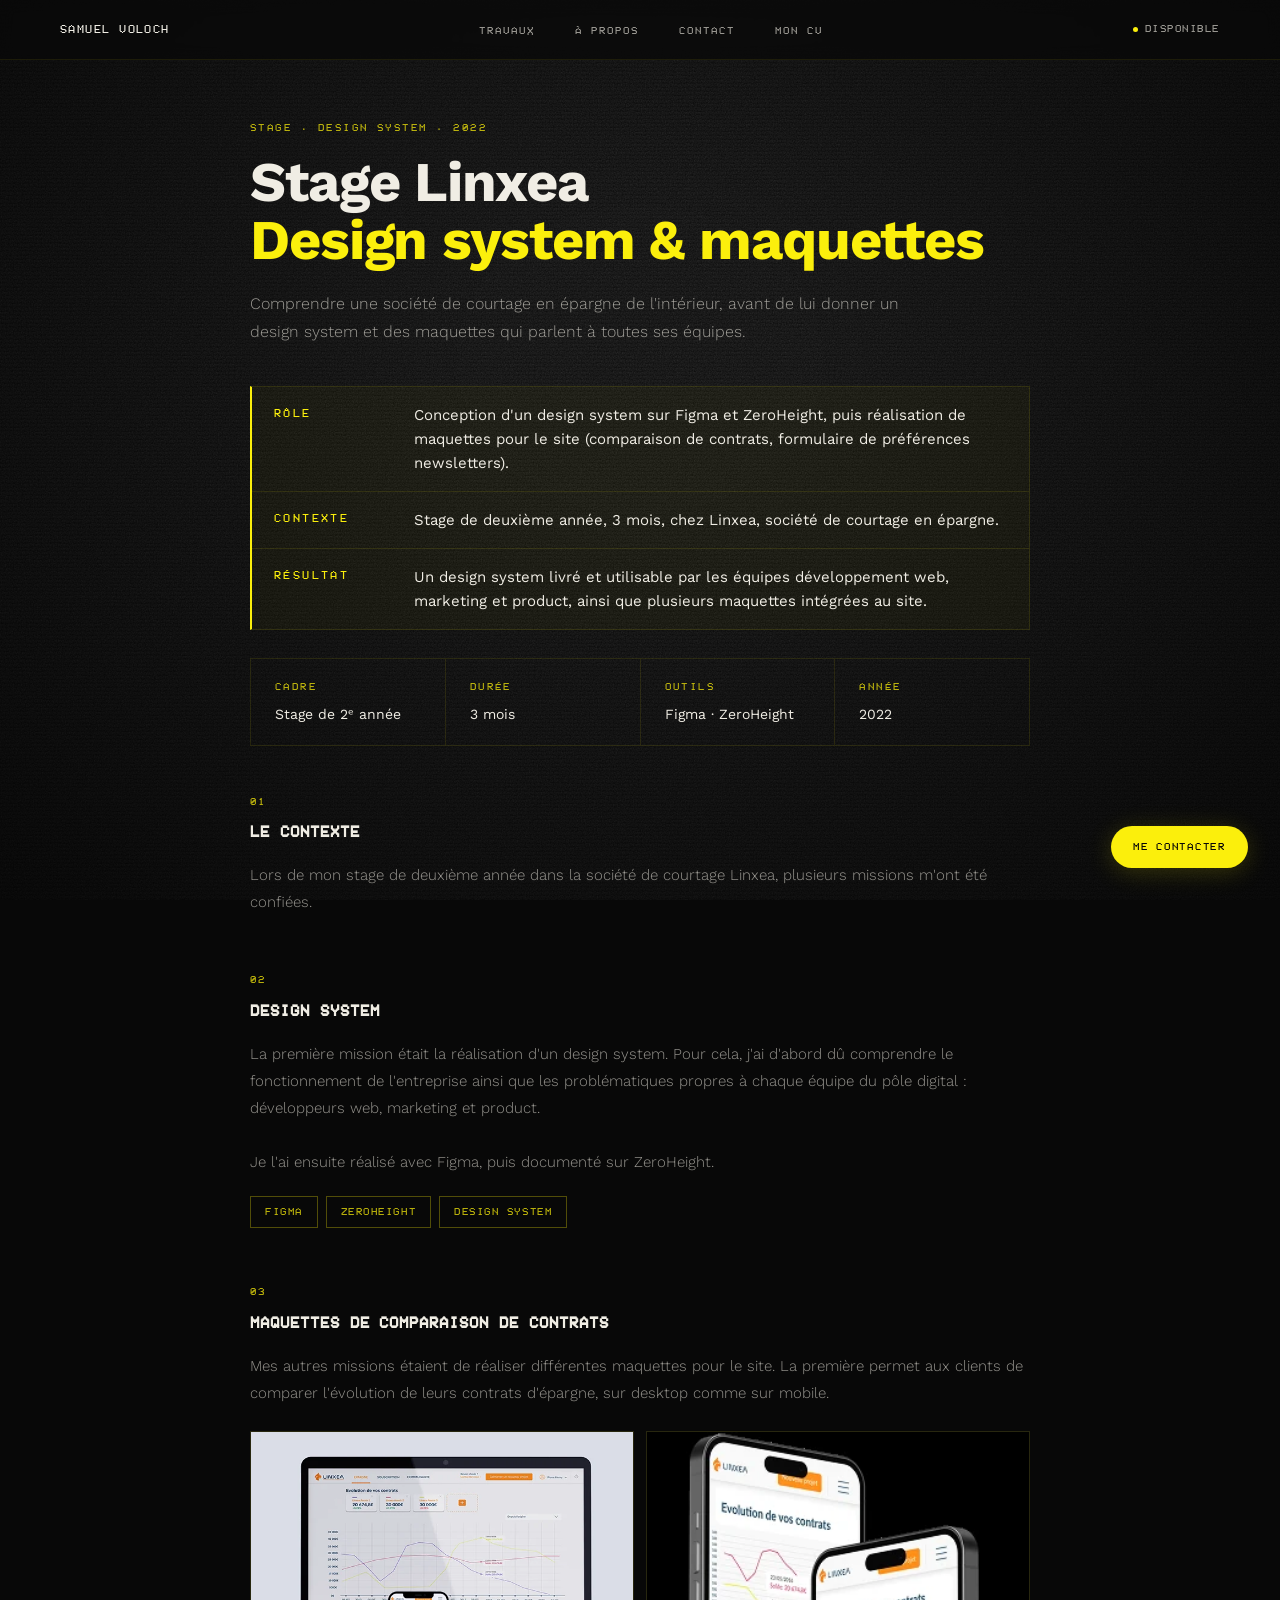
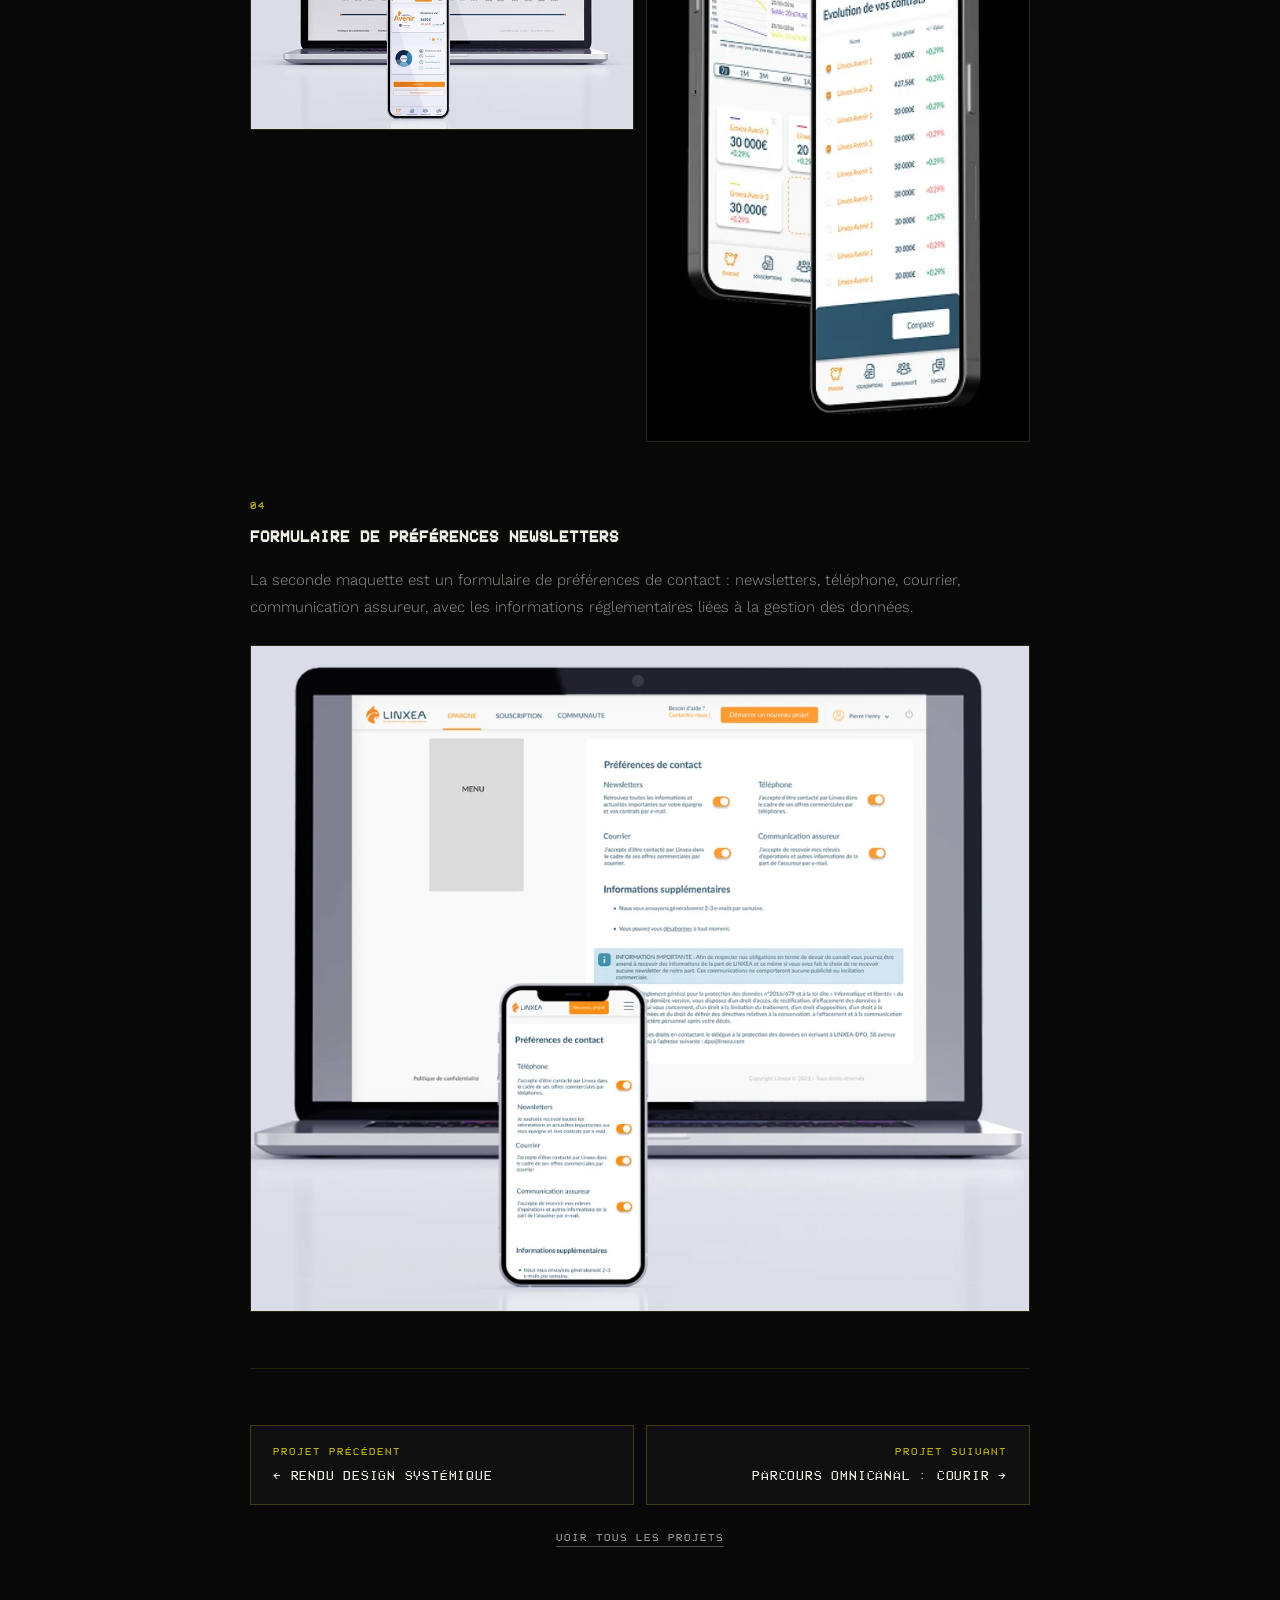
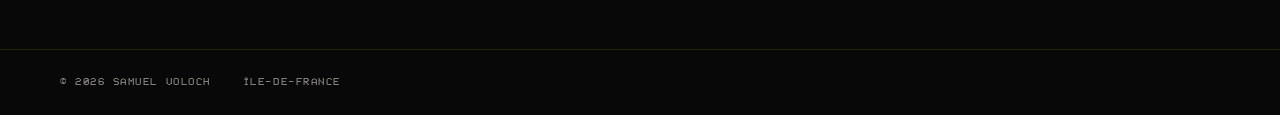
<file: projet-linxea.html>
<!DOCTYPE html>
<html lang="fr">
<head>
<meta charset="UTF-8">
<meta name="viewport" content="width=device-width, initial-scale=1.0">
<title>Stage Linxea · Samuel Voloch</title>
<meta name="author" content="Samuel Voloch">
<meta name="description" content="Stage de deuxième année chez Linxea : design system sur Figma et ZeroHeight, maquettes de comparaison de contrats et formulaire de préférences newsletters.">
<link rel="icon" href="favicon.ico" sizes="any">
<link rel="icon" href="favicon-32.png" type="image/png" sizes="32x32">
<link rel="icon" href="favicon-16.png" type="image/png" sizes="16x16">
<link rel="apple-touch-icon" href="apple-touch-icon.png">
<link rel="preconnect" href="https://fonts.googleapis.com">
<link rel="preconnect" href="https://fonts.gstatic.com" crossorigin>
<link href="https://fonts.googleapis.com/css2?family=Work+Sans:wght@300;400;500;700&display=swap" rel="stylesheet">
<link rel="stylesheet" href="style.css">
<script src="script.js" defer></script>
</head>
<body>

<a class="skip-link" href="#contenu">Aller au contenu</a>

<div class="fx" aria-hidden="true">
  <div id="bg"></div>
  <div id="scanlines"></div>
  <div id="vignette"></div>
  <div id="glitch-el"></div>
  <div id="cur"></div>
  <div id="cur-ring"></div>
</div>

<nav class="nav" aria-label="Navigation principale">
  <a href="index.html" class="nav-logo">SAMUEL VOLOCH</a>
  <button type="button" class="nav-toggle" aria-expanded="false" aria-controls="nav-menu"><span class="nav-toggle-icon" aria-hidden="true"></span>Menu</button>
  <ul class="nav-links" id="nav-menu">
    <li><a href="index.html#work">Travaux</a></li>
    <li><a href="index.html#about">À propos</a></li>
    <li><a href="index.html#contact">Contact</a></li>
    <li><a href="https://drive.google.com/file/d/10iyQHXAq80rBVVJ4hmMgtF6LsTq1H88y/view?usp=sharing" target="_blank" rel="noopener noreferrer">Mon CV<span class="sr-only"> (nouvel onglet)</span></a></li>
  </ul>
  <p class="nav-status"><span class="blink" aria-hidden="true"></span>Disponible</p>
</nav>

<main id="contenu" class="main cs">

  <p class="cs-tag">Stage · Design System · 2022</p>
  <h1 class="cs-title">Stage Linxea<br><em>Design system &amp; maquettes</em></h1>
  <p class="cs-intro">Comprendre une société de courtage en épargne de l'intérieur, avant de lui donner un design system et des maquettes qui parlent à toutes ses équipes.</p>

  <dl class="cs-brief">
    <div class="cs-brief-row"><dt class="cs-brief-label">Rôle</dt><dd class="cs-brief-val">Conception d'un design system sur Figma et ZeroHeight, puis réalisation de maquettes pour le site (comparaison de contrats, formulaire de préférences newsletters).</dd></div>
    <div class="cs-brief-row"><dt class="cs-brief-label">Contexte</dt><dd class="cs-brief-val">Stage de deuxième année, 3 mois, chez Linxea, société de courtage en épargne.</dd></div>
    <div class="cs-brief-row"><dt class="cs-brief-label">Résultat</dt><dd class="cs-brief-val">Un design system livré et utilisable par les équipes développement web, marketing et product, ainsi que plusieurs maquettes intégrées au site.</dd></div>
  </dl>

  <dl class="cs-meta">
    <div class="cs-meta-item"><dt class="cs-meta-label">Cadre</dt><dd class="cs-meta-val">Stage de 2ᵉ année</dd></div>
    <div class="cs-meta-item"><dt class="cs-meta-label">Durée</dt><dd class="cs-meta-val">3 mois</dd></div>
    <div class="cs-meta-item"><dt class="cs-meta-label">Outils</dt><dd class="cs-meta-val">Figma · ZeroHeight</dd></div>
    <div class="cs-meta-item"><dt class="cs-meta-label">Année</dt><dd class="cs-meta-val">2022</dd></div>
  </dl>

  <section class="cs-section">
    <p class="cs-section-num" aria-hidden="true">01</p>
    <h2 class="cs-section-title">Le contexte</h2>
    <p class="cs-section-body">Lors de mon stage de deuxième année dans la société de courtage Linxea, plusieurs missions m'ont été confiées.</p>
  </section>

  <section class="cs-section">
    <p class="cs-section-num" aria-hidden="true">02</p>
    <h2 class="cs-section-title">Design system</h2>
    <p class="cs-section-body">La première mission était la réalisation d'un design system. Pour cela, j'ai d'abord dû comprendre le fonctionnement de l'entreprise ainsi que les problématiques propres à chaque équipe du pôle digital : développeurs web, marketing et product.<br><br>Je l'ai ensuite réalisé avec Figma, puis documenté sur ZeroHeight.</p>
    <ul class="cs-chips">
      <li class="cs-chip">Figma</li>
      <li class="cs-chip">ZeroHeight</li>
      <li class="cs-chip">Design system</li>
    </ul>
  </section>

  <section class="cs-section">
    <p class="cs-section-num" aria-hidden="true">03</p>
    <h2 class="cs-section-title">Maquettes de comparaison de contrats</h2>
    <p class="cs-section-body">Mes autres missions étaient de réaliser différentes maquettes pour le site. La première permet aux clients de comparer l'évolution de leurs contrats d'épargne, sur desktop comme sur mobile.</p>
    <div class="shot-grid">
      <figure class="shot">
        <img src="Linxea_Comparaison_Desktop.webp" alt="Maquette desktop : tableau de bord de comparaison de contrats Linxea, avec courbe d'évolution et liste des contrats">
      </figure>
      <figure class="shot">
        <img src="Linxea_Comparaison_Mobile.webp" alt="Maquette mobile : écrans de comparaison de contrats Linxea, courbe d'évolution et liste des contrats">
      </figure>
    </div>
  </section>

  <section class="cs-section">
    <p class="cs-section-num" aria-hidden="true">04</p>
    <h2 class="cs-section-title">Formulaire de préférences newsletters</h2>
    <p class="cs-section-body">La seconde maquette est un formulaire de préférences de contact : newsletters, téléphone, courrier, communication assureur, avec les informations réglementaires liées à la gestion des données.</p>
    <figure class="shot shot-full">
      <img src="Linxea_Newsletters.webp" alt="Maquette du formulaire de préférences de contact Linxea, sur desktop et mobile">
    </figure>
  </section>

  <hr class="cs-divider">

  <nav class="cs-nav-proj" aria-label="Navigation entre les projets">
    <a class="cs-nav-link cs-nav-prev" href="projet-design-systemique.html" rel="prev">
      <span class="cs-nav-label">Projet précédent</span>
      <span class="cs-nav-title"><span aria-hidden="true">← </span>Rendu Design Systémique</span>
    </a>
    <a class="cs-nav-link cs-nav-next" href="projet-courir.html" rel="next">
      <span class="cs-nav-label">Projet suivant</span>
      <span class="cs-nav-title">Parcours omnicanal : Courir<span aria-hidden="true"> →</span></span>
    </a>
  </nav>
  <p class="cs-all"><a href="index.html#work">Voir tous les projets</a></p>

</main>

<footer class="foot">
  <span class="foot-copy">© 2026 Samuel Voloch</span>
  <span class="foot-copy">Île-de-France</span>
</footer>

<a href="mailto:s.a.voloch@gmail.com" id="float-contact">Me contacter</a>
<button type="button" id="back-top" aria-label="Retour en haut de la page">
  <svg viewBox="0 0 24 24" aria-hidden="true"><path d="M12 20V5M5 11l7-7 7 7"/></svg>
</button>

</body>
</html>
</file>
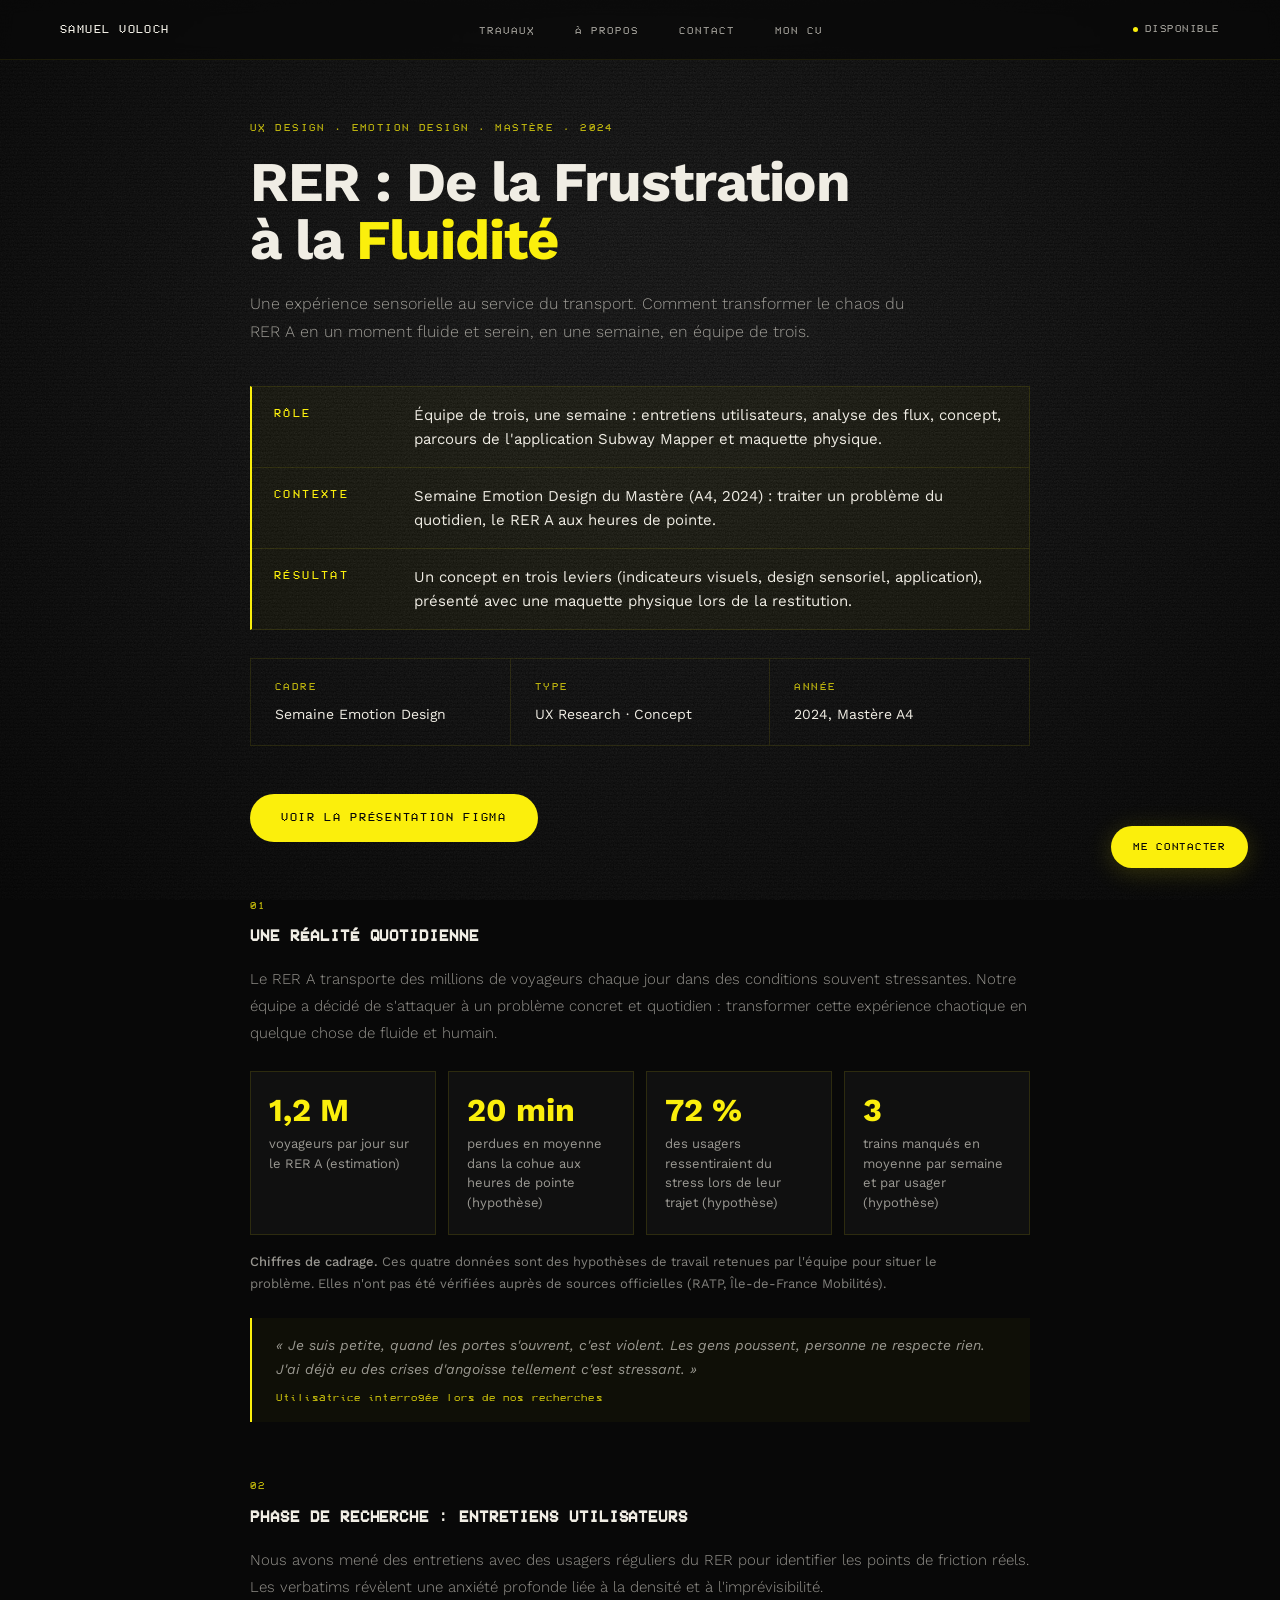
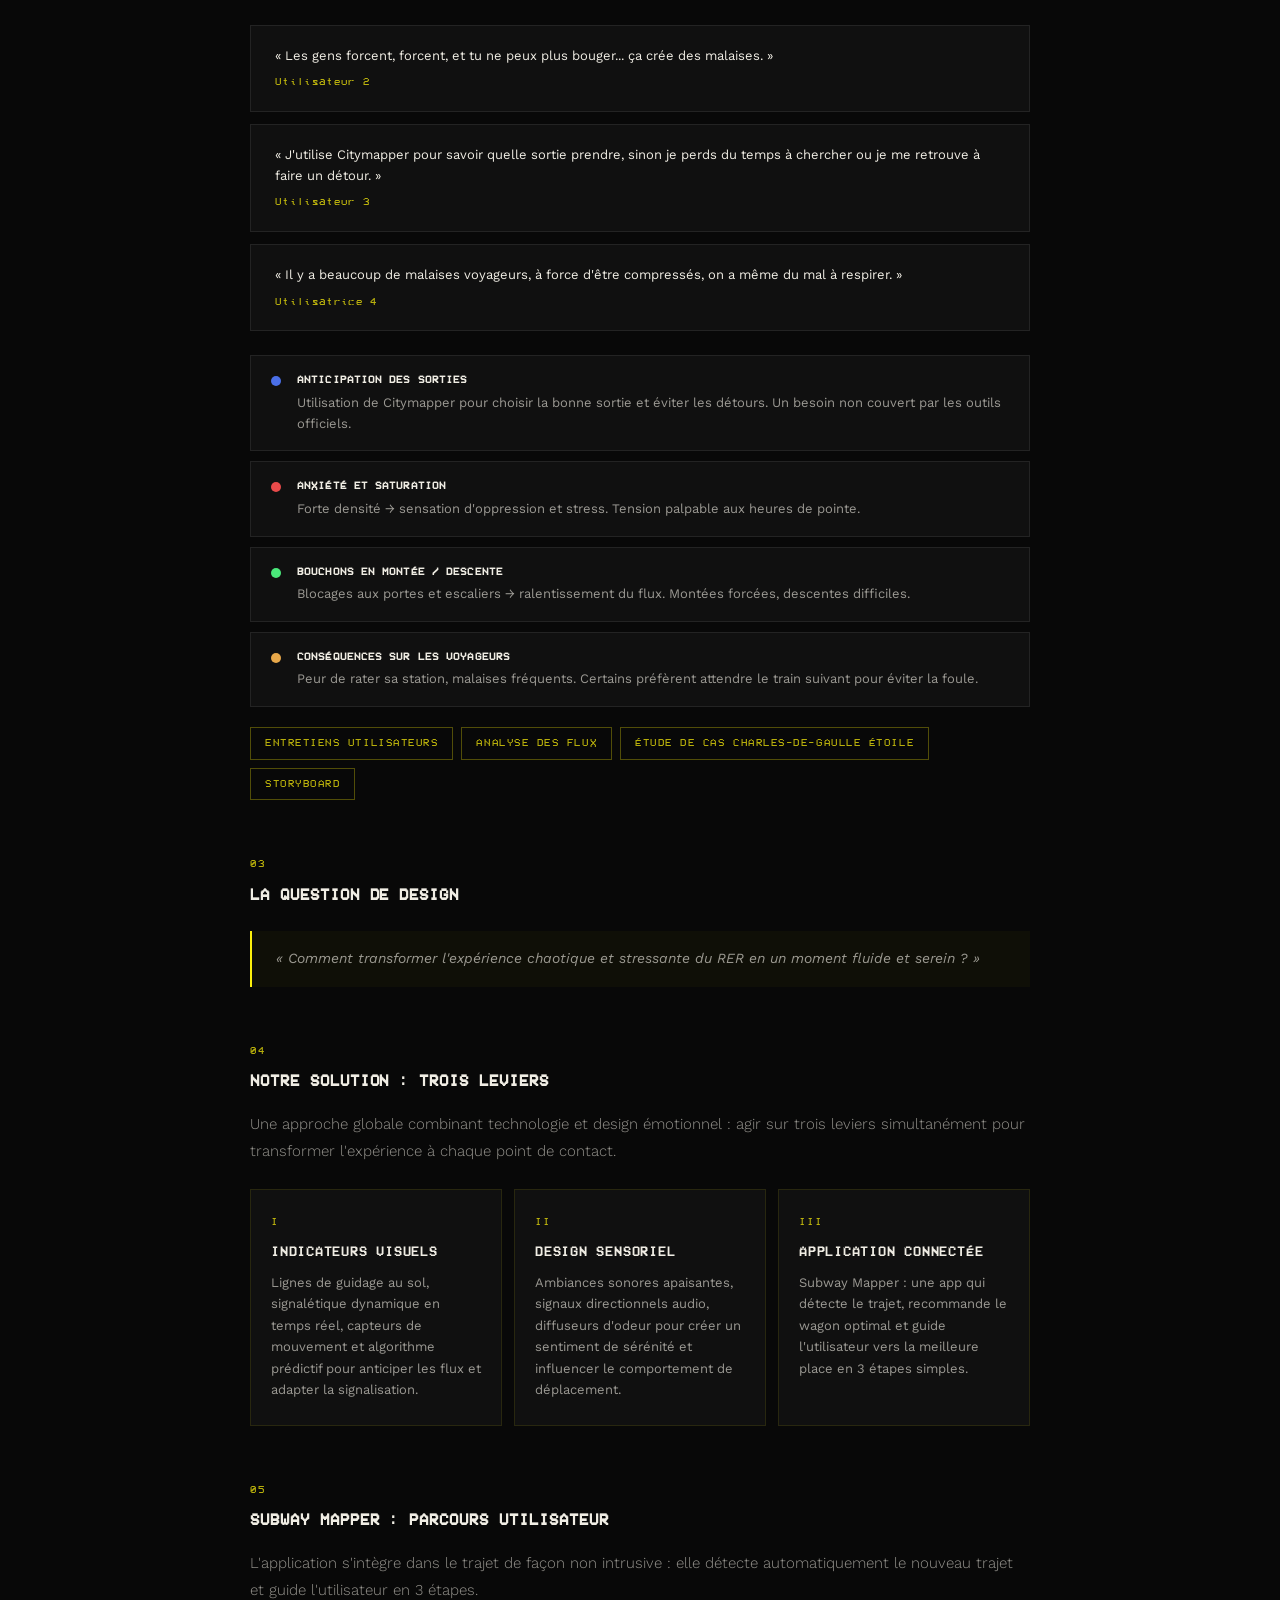
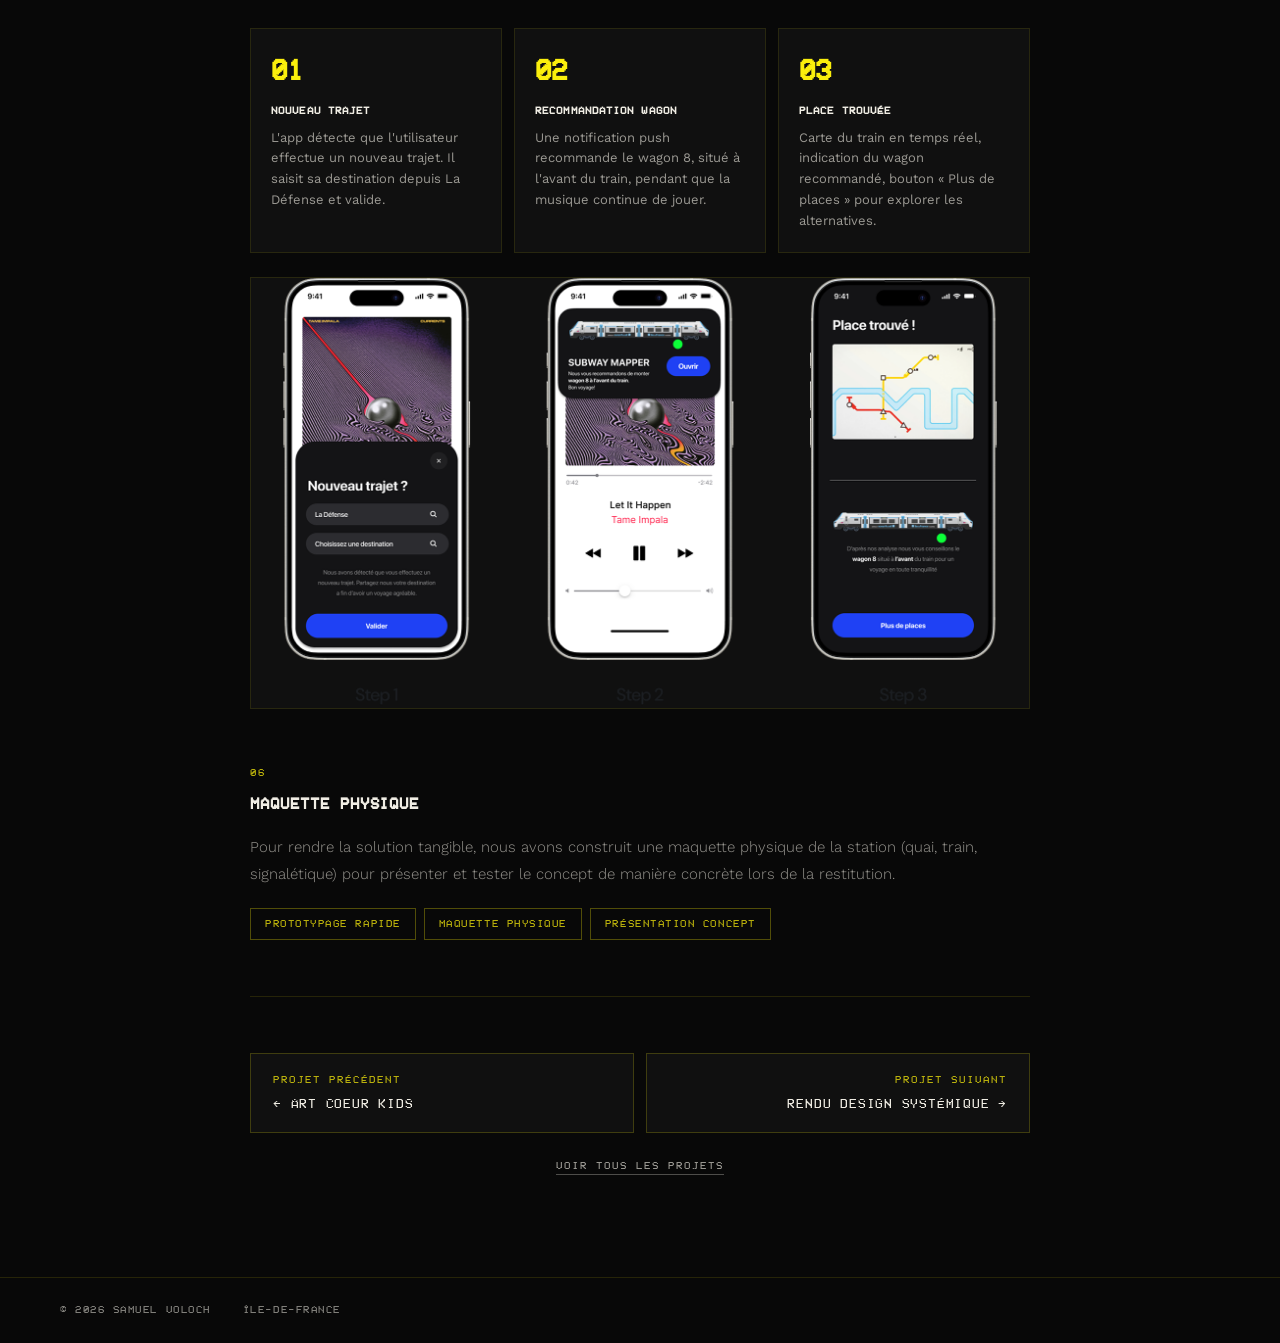
<file: projet-rer.html>
<!DOCTYPE html>
<html lang="fr">
<head>
<meta charset="UTF-8">
<meta name="viewport" content="width=device-width, initial-scale=1.0">
<title>RER : De la Frustration à la Fluidité · Samuel Voloch</title>
<meta name="author" content="Samuel Voloch">
<meta name="description" content="Semaine Emotion Design : projet UX sur l'expérience sensorielle dans le RER A. Recherche utilisateur, storyboard, application mobile et maquette physique.">
<link rel="icon" href="favicon.ico" sizes="any">
<link rel="icon" href="favicon-32.png" type="image/png" sizes="32x32">
<link rel="icon" href="favicon-16.png" type="image/png" sizes="16x16">
<link rel="apple-touch-icon" href="apple-touch-icon.png">
<link rel="preconnect" href="https://fonts.googleapis.com">
<link rel="preconnect" href="https://fonts.gstatic.com" crossorigin>
<link href="https://fonts.googleapis.com/css2?family=Work+Sans:wght@300;400;500;700&display=swap" rel="stylesheet">
<link rel="stylesheet" href="style.css">
<style>
/* Chiffres clés */
.stats-grid { display: grid; grid-template-columns: repeat(4, 1fr); gap: 12px; margin-top: 24px; }
.stat-card { padding: 22px 18px; border-color: rgba(251,239,12,.12); }
.stat-num { font-size: 32px; font-weight: 700; line-height: 1; color: var(--y); margin-bottom: 8px; }
.stat-label { font-family: var(--sans); font-size: 13px; line-height: 1.5; color: var(--dim); }

/* Verbatims */
.quotes-grid { display: flex; flex-direction: column; gap: 12px; margin-top: 24px; }
.quote-item { padding: 20px 24px; border-color: rgba(255,255,255,.08); }
.quote-text { font-size: 13px; line-height: 1.6; margin-bottom: 8px; }
.quote-author { font-family: var(--mono); font-size: 11px; letter-spacing: .12em; color: var(--y-dim); }

/* Découvertes */
.findings-grid { display: flex; flex-direction: column; gap: 10px; margin-top: 24px; }
.finding { display: flex; align-items: flex-start; gap: 16px; padding: 16px 20px; border-color: rgba(255,255,255,.08); }
.finding-dot { flex-shrink: 0; width: 10px; height: 10px; margin-top: 4px; border-radius: 50%; background: var(--dot); }
.finding-title { font-family: var(--mono); font-size: 11px; letter-spacing: .1em; text-transform: uppercase; margin-bottom: 4px; }
.finding-text { font-size: 13px; color: var(--dim); line-height: 1.6; }

/* Solution en trois leviers */
.solution-grid { display: grid; grid-template-columns: repeat(3, 1fr); gap: 12px; margin-top: 24px; }
.sol-card { padding: 24px 20px; }
.sol-num { font-family: var(--mono); font-size: 11px; letter-spacing: .2em; color: var(--y-dim); margin-bottom: 12px; }
.sol-title { font-family: var(--mono); font-size: 13px; font-weight: 700; letter-spacing: .06em; text-transform: uppercase; margin-bottom: 10px; }
.sol-text { font-size: 13px; color: var(--dim); line-height: 1.65; }

/* Parcours de l'application */
.steps-row { display: grid; grid-template-columns: repeat(3, 1fr); gap: 12px; margin-top: 24px; }
.step-card { padding: 20px; }
.step-num { font-family: var(--mono); font-size: 28px; font-weight: 700; color: var(--y); margin-bottom: 12px; }
.step-title { font-family: var(--mono); font-size: 11px; letter-spacing: .1em; text-transform: uppercase; margin-bottom: 8px; }
.step-text { font-size: 13px; color: var(--dim); line-height: 1.6; }

@media (max-width: 768px) {
  .stats-grid { grid-template-columns: 1fr 1fr; }
  .solution-grid, .steps-row { grid-template-columns: 1fr; }
}
</style>
<script src="script.js" defer></script>
</head>
<body>

<a class="skip-link" href="#contenu">Aller au contenu</a>

<div class="fx" aria-hidden="true">
  <div id="bg"></div>
  <div id="scanlines"></div>
  <div id="vignette"></div>
  <div id="glitch-el"></div>
  <div id="cur"></div>
  <div id="cur-ring"></div>
</div>

<nav class="nav" aria-label="Navigation principale">
  <a href="index.html" class="nav-logo">SAMUEL VOLOCH</a>
  <button type="button" class="nav-toggle" aria-expanded="false" aria-controls="nav-menu"><span class="nav-toggle-icon" aria-hidden="true"></span>Menu</button>
  <ul class="nav-links" id="nav-menu">
    <li><a href="index.html#work">Travaux</a></li>
    <li><a href="index.html#about">À propos</a></li>
    <li><a href="index.html#contact">Contact</a></li>
    <li><a href="https://drive.google.com/file/d/10iyQHXAq80rBVVJ4hmMgtF6LsTq1H88y/view?usp=sharing" target="_blank" rel="noopener noreferrer">Mon CV<span class="sr-only"> (nouvel onglet)</span></a></li>
  </ul>
  <p class="nav-status"><span class="blink" aria-hidden="true"></span>Disponible</p>
</nav>

<main id="contenu" class="main cs">

  <p class="cs-tag">UX Design · Emotion Design · Mastère · 2024</p>
  <h1 class="cs-title">RER : De la Frustration<br>à la <em>Fluidité</em></h1>
  <p class="cs-intro">Une expérience sensorielle au service du transport. Comment transformer le chaos du RER A en un moment fluide et serein, en une semaine, en équipe de trois.</p>

  <dl class="cs-brief">
    <div class="cs-brief-row"><dt class="cs-brief-label">Rôle</dt><dd class="cs-brief-val">Équipe de trois, une semaine : entretiens utilisateurs, analyse des flux, concept, parcours de l'application Subway Mapper et maquette physique.</dd></div>
    <div class="cs-brief-row"><dt class="cs-brief-label">Contexte</dt><dd class="cs-brief-val">Semaine Emotion Design du Mastère (A4, 2024) : traiter un problème du quotidien, le RER A aux heures de pointe.</dd></div>
    <div class="cs-brief-row"><dt class="cs-brief-label">Résultat</dt><dd class="cs-brief-val">Un concept en trois leviers (indicateurs visuels, design sensoriel, application), présenté avec une maquette physique lors de la restitution.</dd></div>
  </dl>

  <dl class="cs-meta">
    <div class="cs-meta-item"><dt class="cs-meta-label">Cadre</dt><dd class="cs-meta-val">Semaine Emotion Design</dd></div>
    <div class="cs-meta-item"><dt class="cs-meta-label">Type</dt><dd class="cs-meta-val">UX Research · Concept</dd></div>
    <div class="cs-meta-item"><dt class="cs-meta-label">Année</dt><dd class="cs-meta-val">2024, Mastère A4</dd></div>
  </dl>

  <div class="cs-cta">
    <a href="https://www.figma.com/deck/yVwqsxfq33m31zKVQMxbCh/RER---De-la-Frustration-%C3%A0-la-Fluidit%C3%A9?node-id=1-105&amp;t=pB1mZ3olBzs2Y3Ib-1" target="_blank" rel="noopener noreferrer" class="btn btn-y">Voir la présentation Figma<span class="sr-only"> (nouvel onglet)</span></a>
  </div>

  <section class="cs-section">
    <p class="cs-section-num" aria-hidden="true">01</p>
    <h2 class="cs-section-title">Une réalité quotidienne</h2>
    <p class="cs-section-body">Le RER A transporte des millions de voyageurs chaque jour dans des conditions souvent stressantes. Notre équipe a décidé de s'attaquer à un problème concret et quotidien : transformer cette expérience chaotique en quelque chose de fluide et humain.</p>

    <ul class="stats-grid">
      <li class="stat-card card">
        <div class="stat-num">1,2 M</div>
        <div class="stat-label">voyageurs par jour sur le RER A (estimation)</div>
      </li>
      <li class="stat-card card">
        <div class="stat-num">20 min</div>
        <div class="stat-label">perdues en moyenne dans la cohue aux heures de pointe (hypothèse)</div>
      </li>
      <li class="stat-card card">
        <div class="stat-num">72 %</div>
        <div class="stat-label">des usagers ressentiraient du stress lors de leur trajet (hypothèse)</div>
      </li>
      <li class="stat-card card">
        <div class="stat-num">3</div>
        <div class="stat-label">trains manqués en moyenne par semaine et par usager (hypothèse)</div>
      </li>
    </ul>
    <p class="cs-note"><strong>Chiffres de cadrage.</strong> Ces quatre données sont des hypothèses de travail retenues par l'équipe pour situer le problème. Elles n'ont pas été vérifiées auprès de sources officielles (RATP, Île-de-France Mobilités).</p>

    <blockquote class="cs-quote">
      <p>« Je suis petite, quand les portes s'ouvrent, c'est violent. Les gens poussent, personne ne respecte rien. J'ai déjà eu des crises d'angoisse tellement c'est stressant. »</p>
      <cite>Utilisatrice interrogée lors de nos recherches</cite>
    </blockquote>
  </section>

  <section class="cs-section">
    <p class="cs-section-num" aria-hidden="true">02</p>
    <h2 class="cs-section-title">Phase de recherche : entretiens utilisateurs</h2>
    <p class="cs-section-body">Nous avons mené des entretiens avec des usagers réguliers du RER pour identifier les points de friction réels. Les verbatims révèlent une anxiété profonde liée à la densité et à l'imprévisibilité.</p>

    <ul class="quotes-grid">
      <li class="quote-item card">
        <p class="quote-text">« Les gens forcent, forcent, et tu ne peux plus bouger... ça crée des malaises. »</p>
        <p class="quote-author">Utilisateur 2</p>
      </li>
      <li class="quote-item card">
        <p class="quote-text">« J'utilise Citymapper pour savoir quelle sortie prendre, sinon je perds du temps à chercher ou je me retrouve à faire un détour. »</p>
        <p class="quote-author">Utilisateur 3</p>
      </li>
      <li class="quote-item card">
        <p class="quote-text">« Il y a beaucoup de malaises voyageurs, à force d'être compressés, on a même du mal à respirer. »</p>
        <p class="quote-author">Utilisatrice 4</p>
      </li>
    </ul>

    <ul class="findings-grid">
      <li class="finding card">
        <span class="finding-dot" style="--dot:#4A6FE8" aria-hidden="true"></span>
        <div>
          <h3 class="finding-title">Anticipation des sorties</h3>
          <p class="finding-text">Utilisation de Citymapper pour choisir la bonne sortie et éviter les détours. Un besoin non couvert par les outils officiels.</p>
        </div>
      </li>
      <li class="finding card">
        <span class="finding-dot" style="--dot:#E84A4A" aria-hidden="true"></span>
        <div>
          <h3 class="finding-title">Anxiété et saturation</h3>
          <p class="finding-text">Forte densité → sensation d'oppression et stress. Tension palpable aux heures de pointe.</p>
        </div>
      </li>
      <li class="finding card">
        <span class="finding-dot" style="--dot:#4AE87A" aria-hidden="true"></span>
        <div>
          <h3 class="finding-title">Bouchons en montée / descente</h3>
          <p class="finding-text">Blocages aux portes et escaliers → ralentissement du flux. Montées forcées, descentes difficiles.</p>
        </div>
      </li>
      <li class="finding card">
        <span class="finding-dot" style="--dot:#E8A84A" aria-hidden="true"></span>
        <div>
          <h3 class="finding-title">Conséquences sur les voyageurs</h3>
          <p class="finding-text">Peur de rater sa station, malaises fréquents. Certains préfèrent attendre le train suivant pour éviter la foule.</p>
        </div>
      </li>
    </ul>

    <ul class="cs-chips">
      <li class="cs-chip">Entretiens utilisateurs</li>
      <li class="cs-chip">Analyse des flux</li>
      <li class="cs-chip">Étude de cas Charles-de-Gaulle Étoile</li>
      <li class="cs-chip">Storyboard</li>
    </ul>
  </section>

  <section class="cs-section">
    <p class="cs-section-num" aria-hidden="true">03</p>
    <h2 class="cs-section-title">La question de design</h2>
    <blockquote class="cs-quote">
      <p>« Comment transformer l'expérience chaotique et stressante du RER en un moment fluide et serein ? »</p>
    </blockquote>
  </section>

  <section class="cs-section">
    <p class="cs-section-num" aria-hidden="true">04</p>
    <h2 class="cs-section-title">Notre solution : trois leviers</h2>
    <p class="cs-section-body">Une approche globale combinant technologie et design émotionnel : agir sur trois leviers simultanément pour transformer l'expérience à chaque point de contact.</p>

    <ul class="solution-grid">
      <li class="sol-card card">
        <div class="sol-num" aria-hidden="true">I</div>
        <h3 class="sol-title">Indicateurs visuels</h3>
        <p class="sol-text">Lignes de guidage au sol, signalétique dynamique en temps réel, capteurs de mouvement et algorithme prédictif pour anticiper les flux et adapter la signalisation.</p>
      </li>
      <li class="sol-card card">
        <div class="sol-num" aria-hidden="true">II</div>
        <h3 class="sol-title">Design sensoriel</h3>
        <p class="sol-text">Ambiances sonores apaisantes, signaux directionnels audio, diffuseurs d'odeur pour créer un sentiment de sérénité et influencer le comportement de déplacement.</p>
      </li>
      <li class="sol-card card">
        <div class="sol-num" aria-hidden="true">III</div>
        <h3 class="sol-title">Application connectée</h3>
        <p class="sol-text">Subway Mapper : une app qui détecte le trajet, recommande le wagon optimal et guide l'utilisateur vers la meilleure place en 3 étapes simples.</p>
      </li>
    </ul>
  </section>

  <section class="cs-section">
    <p class="cs-section-num" aria-hidden="true">05</p>
    <h2 class="cs-section-title">Subway Mapper : parcours utilisateur</h2>
    <p class="cs-section-body">L'application s'intègre dans le trajet de façon non intrusive : elle détecte automatiquement le nouveau trajet et guide l'utilisateur en 3 étapes.</p>

    <ol class="steps-row">
      <li class="step-card card">
        <div class="step-num" aria-hidden="true">01</div>
        <h3 class="step-title">Nouveau trajet</h3>
        <p class="step-text">L'app détecte que l'utilisateur effectue un nouveau trajet. Il saisit sa destination depuis La Défense et valide.</p>
      </li>
      <li class="step-card card">
        <div class="step-num" aria-hidden="true">02</div>
        <h3 class="step-title">Recommandation wagon</h3>
        <p class="step-text">Une notification push recommande le wagon 8, situé à l'avant du train, pendant que la musique continue de jouer.</p>
      </li>
      <li class="step-card card">
        <div class="step-num" aria-hidden="true">03</div>
        <h3 class="step-title">Place trouvée</h3>
        <p class="step-text">Carte du train en temps réel, indication du wagon recommandé, bouton « Plus de places » pour explorer les alternatives.</p>
      </li>
    </ol>

    <figure class="shot shot-full">
      <img src="Container.png" alt="Maquettes Subway Mapper : étape 1, étape 2 et étape 3" loading="lazy" decoding="async">
    </figure>
  </section>

  <section class="cs-section">
    <p class="cs-section-num" aria-hidden="true">06</p>
    <h2 class="cs-section-title">Maquette physique</h2>
    <p class="cs-section-body">Pour rendre la solution tangible, nous avons construit une maquette physique de la station (quai, train, signalétique) pour présenter et tester le concept de manière concrète lors de la restitution.</p>
    <ul class="cs-chips">
      <li class="cs-chip">Prototypage rapide</li>
      <li class="cs-chip">Maquette physique</li>
      <li class="cs-chip">Présentation concept</li>
    </ul>
  </section>

  <hr class="cs-divider">

  <nav class="cs-nav-proj" aria-label="Navigation entre les projets">
    <a class="cs-nav-link cs-nav-prev" href="projet-artcourkids.html" rel="prev">
      <span class="cs-nav-label">Projet précédent</span>
      <span class="cs-nav-title"><span aria-hidden="true">← </span>Art Coeur Kids</span>
    </a>
    <a class="cs-nav-link cs-nav-next" href="projet-design-systemique.html" rel="next">
      <span class="cs-nav-label">Projet suivant</span>
      <span class="cs-nav-title">Rendu Design Systémique<span aria-hidden="true"> →</span></span>
    </a>
  </nav>
  <p class="cs-all"><a href="index.html#work">Voir tous les projets</a></p>

</main>

<footer class="foot">
  <span class="foot-copy">© 2026 Samuel Voloch</span>
  <span class="foot-copy">Île-de-France</span>
</footer>

<a href="mailto:s.a.voloch@gmail.com" id="float-contact">Me contacter</a>
<button type="button" id="back-top" aria-label="Retour en haut de la page">
  <svg viewBox="0 0 24 24" aria-hidden="true"><path d="M12 20V5M5 11l7-7 7 7"/></svg>
</button>

</body>
</html>
</file>
<file: style.css>
/* ==========================================================================
   Samuel Voloch · Portfolio · feuille de style partagée par toutes les pages
   Le CSS propre à une seule page reste dans le <style> de cette page.
   ========================================================================== */

/* ---------- Polices ---------- */
@font-face {
  font-family: 'VCR OSD Mono';
  src: url('VCR_OSD_MONO.woff2') format('woff2'),
       url('VCR_OSD_MONO.ttf') format('truetype');
  font-weight: 400;
  font-style: normal;
  font-display: swap;
}

/* ---------- Variables ---------- */
:root {
  --y: #FBEF0C;
  --bg: #080808;
  --card: #101010;
  --card2: #141414;
  --white: #F0EDE4;

  /* Textes secondaires : tous >= 4,5:1 sur --bg et --card (RGAA / WCAG AA) */
  --dim: rgba(240, 237, 228, 0.62);
  --faint: rgba(240, 237, 228, 0.52);
  --y-dim: rgba(251, 239, 12, 0.72);

  --line: rgba(251, 239, 12, 0.1);
  --line-strong: rgba(251, 239, 12, 0.2);

  --mono: 'VCR OSD Mono', 'Courier New', monospace;
  --sans: 'Work Sans', Arial, sans-serif;

  --nav-h: 60px;
  --gutter: 60px;
}

/* ---------- Base ---------- */
*, *::before, *::after { margin: 0; padding: 0; box-sizing: border-box; }
[hidden] { display: none !important; }

html {
  scroll-behavior: smooth;
  scroll-padding-top: calc(var(--nav-h) + 16px);
}
body {
  background: var(--bg);
  color: var(--white);
  font-family: var(--sans);
  line-height: 1.5;
  overflow-x: hidden;
  -webkit-font-smoothing: antialiased;
}
img { max-width: 100%; }
a { color: inherit; }
ul, ol { list-style: none; }

:focus-visible { outline: 2px solid var(--y); outline-offset: 3px; }

.sr-only {
  position: absolute; width: 1px; height: 1px; overflow: hidden;
  clip: rect(0 0 0 0); clip-path: inset(50%); white-space: nowrap;
}
.skip-link {
  position: fixed; top: -80px; left: 16px; z-index: 10000;
  font-family: var(--mono); font-size: 11px; letter-spacing: .14em; text-transform: uppercase;
  color: #080808; background: var(--y); text-decoration: none;
  padding: 12px 18px; border-radius: 100px; transition: top .15s;
}
.skip-link:focus { top: 12px; }

/* ---------- Calques d'ambiance (fond, scanlines, vignette, glitch) ---------- */
#bg { position: fixed; inset: 0; z-index: 0; background-color: #0d0d0d; overflow: hidden; }
#bg::before {
  content: ''; position: absolute; inset: -50%; width: 200%; height: 200%;
  background-image: url("data:image/svg+xml,%3Csvg xmlns='http://www.w3.org/2000/svg' width='300' height='300'%3E%3Cfilter id='n'%3E%3CfeTurbulence type='fractalNoise' baseFrequency='0.75' numOctaves='4' stitchTiles='stitch'/%3E%3CfeColorMatrix type='saturate' values='0'/%3E%3C/filter%3E%3Crect width='300' height='300' filter='url(%23n)' opacity='0.9'/%3E%3C/svg%3E");
  opacity: .18; animation: snow .08s steps(1) infinite;
}
@keyframes snow {
  0% { transform: translate(0, 0); }   10% { transform: translate(-3%, -4%); }
  20% { transform: translate(4%, 2%); } 30% { transform: translate(-2%, 5%); }
  40% { transform: translate(3%, -3%); } 50% { transform: translate(-5%, 1%); }
  60% { transform: translate(2%, 4%); }  70% { transform: translate(-4%, -2%); }
  80% { transform: translate(5%, 3%); }  90% { transform: translate(-1%, -5%); }
  100% { transform: translate(3%, 2%); }
}
#scanlines {
  position: fixed; inset: 0; z-index: 1; pointer-events: none;
  background: repeating-linear-gradient(to bottom, transparent 0, transparent 2px, rgba(0,0,0,.10) 2px, rgba(0,0,0,.10) 4px);
}
#vignette {
  position: fixed; inset: 0; z-index: 2; pointer-events: none;
  background: radial-gradient(ellipse at 50% 40%, transparent 20%, rgba(0,0,0,.65) 100%);
}
#glitch-el {
  position: fixed; left: 0; right: 0; height: 1px; z-index: 4; pointer-events: none;
  background: rgba(251, 239, 12, .5); opacity: 0; transition: opacity .05s;
}

/* ---------- Curseur personnalisé (souris uniquement) ---------- */
#cur, #cur-ring {
  display: none; position: fixed; top: -100px; left: -100px; z-index: 9999;
  border-radius: 50%; pointer-events: none; opacity: 0;
  transform: translate(-50%, -50%);
}
#cur { width: 8px; height: 8px; background: var(--y); transition: width .15s, height .15s; }
#cur-ring { width: 30px; height: 30px; z-index: 9998; border: 1px solid rgba(251,239,12,.4); transition: width .2s, height .2s, border-color .2s; }
.cur-hover #cur { width: 13px; height: 13px; }
.cur-hover #cur-ring { width: 44px; height: 44px; border-color: rgba(251,239,12,.7); }

@media (hover: hover) and (pointer: fine) {
  #cur, #cur-ring { display: block; }
  /* le vrai curseur n'est masqué qu'une fois le curseur personnalisé actif (classe posée par script.js) */
  html.cur-on body, html.cur-on a, html.cur-on button { cursor: none; }
  /* dans la visionneuse, le vrai curseur redevient visible */
  .lightbox, .lightbox * { cursor: auto; }
  .lightbox .lb-close { cursor: pointer; }
  .lightbox .lb-img { cursor: zoom-out; }
}

/* ---------- Navigation ---------- */
.nav {
  position: fixed; top: 0; left: 0; right: 0; height: var(--nav-h); z-index: 100;
  display: flex; align-items: center; justify-content: space-between; padding: 0 var(--gutter);
  border-bottom: .5px solid rgba(251,239,12,.08);
  background: rgba(8,8,8,.75); backdrop-filter: blur(8px);
}
.nav-logo { font-family: var(--mono); font-size: 12px; letter-spacing: .12em; color: var(--white); text-decoration: none; white-space: nowrap; }
.nav-toggle {
  display: none; align-items: center; gap: 10px; min-height: 44px; padding: 0 4px;
  font-family: var(--mono); font-size: 12px; letter-spacing: .16em; text-transform: uppercase;
  color: var(--white); background: none; border: 0; cursor: pointer;
}
.nav-toggle-icon { position: relative; width: 18px; height: 2px; background: currentColor; transition: background .15s; }
.nav-toggle-icon::before, .nav-toggle-icon::after { content: ''; position: absolute; left: 0; width: 18px; height: 2px; background: currentColor; transition: transform .2s; }
.nav-toggle-icon::before { top: -6px; }
.nav-toggle-icon::after { top: 6px; }
.nav-toggle[aria-expanded="true"] .nav-toggle-icon { background: transparent; }
.nav-toggle[aria-expanded="true"] .nav-toggle-icon::before { transform: translateY(6px) rotate(45deg); }
.nav-toggle[aria-expanded="true"] .nav-toggle-icon::after { transform: translateY(-6px) rotate(-45deg); }
.nav-links { display: flex; gap: 40px; }
.nav-links a {
  font-family: var(--mono); font-size: 11px; letter-spacing: .18em; text-transform: uppercase;
  color: var(--dim); text-decoration: none; transition: color .2s;
}
.nav-links a:hover { color: var(--y); }
.nav-status { font-family: var(--mono); font-size: 11px; letter-spacing: .14em; text-transform: uppercase; color: var(--dim); display: flex; align-items: center; gap: 7px; }
.blink { width: 5px; height: 5px; border-radius: 50%; background: var(--y); animation: blink 1.4s step-end infinite; }
@keyframes blink { 0%, 100% { opacity: 1; } 50% { opacity: 0; } }

/* ---------- Structure ---------- */
.main { position: relative; z-index: 10; }
.section { padding: 70px var(--gutter); border-top: .5px solid rgba(251,239,12,.08); }
.sec-title {
  font-family: var(--mono); font-size: clamp(22px, 3vw, 32px); font-weight: 700;
  letter-spacing: .1em; text-transform: uppercase; color: var(--y); margin-bottom: 28px;
}

/* ---------- Boutons ---------- */
.btn {
  display: inline-flex; align-items: center; justify-content: center;
  font-family: var(--mono); font-size: 12px; letter-spacing: .14em; text-transform: uppercase; text-decoration: none;
  padding: 14px 30px; border-radius: 100px; border: 1px solid transparent; cursor: pointer;
  transition: transform .15s, opacity .15s, background .2s;
}
.btn:hover { transform: translateY(-2px); }
.btn-y { background: var(--y); color: #080808; }
.btn-y:hover { opacity: .88; }
.btn-g { background: rgba(255,255,255,.1); color: var(--white); border-color: rgba(255,255,255,.15); }
.btn-g:hover { background: rgba(255,255,255,.16); }

/* Boutons flottants : contact + retour en haut */
#float-contact {
  position: fixed; bottom: 32px; right: 32px; z-index: 200;
  font-family: var(--mono); font-size: 11px; letter-spacing: .16em; text-transform: uppercase; text-decoration: none;
  color: #080808; background: var(--y); padding: 13px 22px; border-radius: 100px;
  box-shadow: 0 4px 24px rgba(251,239,12,.18);
  transition: transform .2s, opacity .3s, visibility .3s;
}
#float-contact:hover { transform: translateY(-2px); }
#float-contact.is-hidden { opacity: 0; visibility: hidden; pointer-events: none; transform: translateY(8px); }

#back-top {
  position: fixed; bottom: 88px; right: 32px; z-index: 200;
  width: 44px; height: 44px; display: grid; place-items: center; padding: 0;
  color: var(--y); background: rgba(16,16,16,.92); border: 1px solid rgba(251,239,12,.5); border-radius: 50%;
  box-shadow: 0 4px 24px rgba(0,0,0,.5);
  opacity: 0; visibility: hidden; transform: translateY(8px);
  transition: opacity .25s, transform .25s, visibility .25s, background .2s, color .2s;
}
#back-top svg { width: 18px; height: 18px; fill: none; stroke: currentColor; stroke-width: 2; stroke-linecap: square; }
#back-top.is-visible { opacity: 1; visibility: visible; transform: none; }
#back-top:hover { background: var(--y); color: #080808; }

/* ---------- Footer ---------- */
.foot {
  position: relative; z-index: 10;
  /* textes alignés à gauche : les boutons flottants occupent le coin droit en bas de page */
  display: flex; align-items: center; justify-content: flex-start; gap: 8px 32px; flex-wrap: wrap;
  padding: 24px var(--gutter); border-top: .5px solid rgba(251,239,12,.12);
}
.foot-copy { font-family: var(--mono); font-size: 11px; letter-spacing: .14em; text-transform: uppercase; color: var(--faint); }

/* ==========================================================================
   PAGE D'ACCUEIL
   ========================================================================== */
#hero { min-height: 92vh; display: flex; flex-direction: column; justify-content: center; padding-top: 80px; border-top: 0; }
.hero-eyebrow { font-family: var(--mono); font-size: 11px; letter-spacing: .22em; text-transform: uppercase; color: var(--y); margin-bottom: 20px; opacity: 0; animation: up .6s .2s ease forwards; }
.hero-title { font-size: clamp(44px, 5.5vw, 80px); font-weight: 700; line-height: 1.05; letter-spacing: -.02em; margin-bottom: 20px; opacity: 0; animation: up .7s .4s ease forwards; }
.hero-title em { font-style: normal; color: var(--y); white-space: nowrap; }
.hero-sub { font-size: 16px; font-weight: 300; color: var(--dim); max-width: 500px; line-height: 1.7; margin-bottom: 32px; opacity: 0; animation: up .65s .65s ease forwards; }
.hero-btns { display: flex; flex-wrap: wrap; gap: 12px; opacity: 0; animation: up .6s .85s ease forwards; }
@keyframes up { from { opacity: 0; transform: translateY(14px); } to { opacity: 1; transform: translateY(0); } }

.about-text p { font-size: 15px; color: var(--dim); line-height: 1.75; max-width: 780px; margin-bottom: 16px; }
.about-text p:last-child { margin-bottom: 0; }
.nowrap { white-space: nowrap; }

/* Filtres des projets */
.filters { display: flex; flex-wrap: wrap; gap: 14px 40px; margin-bottom: 28px; }
.filter-group { display: flex; align-items: center; flex-wrap: wrap; gap: 8px; }
.filter-label { font-family: var(--mono); font-size: 11px; letter-spacing: .18em; text-transform: uppercase; color: var(--faint); margin-right: 6px; }
.chip-btn {
  font-family: var(--mono); font-size: 12px; min-height: 40px; letter-spacing: .14em; text-transform: uppercase;
  color: var(--white); background: transparent; padding: 9px 16px; border-radius: 100px;
  border: 1px solid rgba(251,239,12,.28); cursor: pointer; transition: background .2s, color .2s, border-color .2s;
}
.chip-btn:hover { border-color: var(--y); color: var(--y); }
.chip-btn[aria-pressed="true"] { background: var(--y); border-color: var(--y); color: #080808; }
.filter-status { font-family: var(--mono); font-size: 11px; letter-spacing: .14em; text-transform: uppercase; color: var(--faint); margin-bottom: 16px; }
.proj-empty { font-size: 15px; color: var(--dim); padding: 32px 0; }
.proj-empty button { font: inherit; color: var(--y); background: none; border: 0; text-decoration: underline; cursor: pointer; }

/* Grille de projets : tout est visible d'un coup, les filtres masquent les cartes en trop */
.proj-grid { display: grid; grid-template-columns: repeat(3, 1fr); gap: 20px; }
.proj-item { min-width: 0; }
.proj-card {
  display: block; height: 100%; color: inherit; text-decoration: none;
  background: var(--card); border: 1px solid var(--line-strong);
  transition: border-color .2s, transform .2s;
}
.proj-card:hover { border-color: rgba(251,239,12,.6); transform: translateY(-3px); }
.proj-thumb { position: relative; aspect-ratio: 4 / 3; overflow: hidden; background: var(--card2); display: flex; align-items: center; justify-content: center; }
.proj-thumb img { width: 100%; height: 100%; object-fit: cover; display: block; }
/* voile sombre en haut et en bas : garde le numéro et le crédit lisibles sur une image claire */
.proj-thumb::after {
  content: ''; position: absolute; inset: 0; pointer-events: none;
  background: linear-gradient(to bottom, rgba(8,8,8,.6), transparent 35%, transparent 75%, rgba(8,8,8,.5));
}
.proj-num { position: absolute; top: 14px; left: 16px; z-index: 1; font-family: var(--mono); font-size: 11px; letter-spacing: .2em; color: var(--y); text-shadow: 0 1px 6px rgba(0,0,0,.8); }
.proj-credit { position: absolute; z-index: 1; bottom: 8px; right: 10px; left: 10px; text-align: right; font-family: var(--mono); font-size: 11px; letter-spacing: .06em; color: rgba(255,255,255,.85); text-shadow: 0 1px 4px rgba(0,0,0,.9); }
.proj-body { padding: 18px 20px 20px; }
.proj-tag { font-family: var(--mono); font-size: 11px; letter-spacing: .18em; text-transform: uppercase; color: var(--y-dim); margin-bottom: 10px; }
.proj-name { font-family: var(--mono); font-size: 13px; font-weight: 700; letter-spacing: .04em; text-transform: uppercase; line-height: 1.4; margin-bottom: 10px; }
.proj-desc { font-family: var(--sans); font-size: 13px; color: var(--dim); line-height: 1.65; margin-bottom: 18px; }
.proj-footer { display: flex; align-items: center; justify-content: space-between; border-top: 1px solid rgba(255,255,255,.08); padding-top: 12px; }
.proj-year { font-family: var(--mono); font-size: 11px; letter-spacing: .14em; color: var(--faint); }
.proj-cta { font-family: var(--mono); font-size: 11px; letter-spacing: .12em; text-transform: uppercase; color: var(--y); }

/* Démarche */
.process-grid { display: grid; grid-template-columns: repeat(4, 1fr); gap: 12px; }
.process-card { background: var(--card); border: 1px solid var(--line); padding: 28px 24px; transition: background .2s, border-color .2s, transform .15s; }
.process-card:hover { background: rgba(251,239,12,.06); border-color: rgba(251,239,12,.5); transform: translateY(-3px); }
.process-n { font-family: var(--mono); font-size: 11px; letter-spacing: .2em; color: var(--y-dim); margin-bottom: 16px; }
.process-title { font-family: var(--mono); font-size: 13px; font-weight: 700; letter-spacing: .04em; text-transform: uppercase; line-height: 1.3; margin-bottom: 14px; }
.process-text { font-size: 13px; color: var(--dim); line-height: 1.75; }

/* Expériences */
.xp-grid { display: grid; grid-template-columns: 1fr 1fr; gap: 16px; }
.xp-card { background: var(--card); border: 1px solid rgba(251,239,12,.12); padding: 28px 30px; }
.xp-company { font-family: var(--mono); font-size: 11px; letter-spacing: .14em; text-transform: uppercase; color: var(--y); margin-bottom: 4px; }
.xp-role { font-family: var(--mono); font-size: 13px; font-weight: 700; letter-spacing: .06em; margin-bottom: 6px; }
.xp-period { font-family: var(--mono); font-size: 11px; letter-spacing: .12em; color: var(--y-dim); margin-bottom: 18px; }
.xp-list { display: flex; flex-direction: column; gap: 8px; }
.xp-list li { font-size: 13px; color: var(--dim); line-height: 1.55; padding-left: 16px; position: relative; }
.xp-list li::before { content: '·'; position: absolute; left: 0; color: var(--y); }

/* Contact */
#contact { text-align: center; }
.contact-big { font-size: clamp(32px, 4vw, 56px); font-weight: 700; letter-spacing: -.02em; line-height: 1.1; margin-bottom: 16px; }
.contact-big em { font-style: normal; color: var(--y); }
.contact-sub { font-size: 15px; font-weight: 300; color: var(--dim); margin-bottom: 44px; }
.contact-links { display: flex; flex-wrap: wrap; justify-content: center; gap: 16px; }
.contact-link {
  font-family: var(--mono); font-size: 11px; letter-spacing: .16em; text-transform: uppercase; text-decoration: none;
  color: var(--dim); padding: 12px 24px; border: .5px solid rgba(255,255,255,.2); transition: color .2s, border-color .2s;
}
.contact-link:hover { color: var(--y); border-color: rgba(251,239,12,.5); }

/* ==========================================================================
   PAGES PROJET (études de cas)
   ========================================================================== */
.cs { max-width: 900px; margin: 0 auto; padding: 120px var(--gutter) 100px; }

.cs-tag { font-family: var(--mono); font-size: 11px; letter-spacing: .22em; text-transform: uppercase; color: var(--y-dim); margin-bottom: 16px; opacity: 0; animation: up .5s .1s ease forwards; }
.cs-title { font-size: clamp(32px, 4.5vw, 56px); font-weight: 700; letter-spacing: -.02em; line-height: 1.05; margin-bottom: 20px; opacity: 0; animation: up .6s .25s ease forwards; }
.cs-title em { font-style: normal; color: var(--y); }
.cs-intro { font-size: 16px; font-weight: 300; color: var(--dim); line-height: 1.75; max-width: 660px; margin-bottom: 40px; opacity: 0; animation: up .6s .4s ease forwards; }

.cs-brief { margin: 0 0 28px; border: 1px solid var(--line); border-left: 2px solid var(--y); background: rgba(251,239,12,.03); opacity: 0; animation: up .5s .5s ease forwards; }
.cs-brief-row { display: grid; grid-template-columns: 120px 1fr; gap: 6px 20px; padding: 16px 22px; border-bottom: 1px solid var(--line); }
.cs-brief-row:last-child { border-bottom: 0; }
.cs-brief-label { font-family: var(--mono); font-size: 12px; letter-spacing: .2em; text-transform: uppercase; color: var(--y); padding-top: 2px; }
.cs-brief-val { font-size: 15px; line-height: 1.6; color: var(--white); }

.cs-note { font-size: 13px; line-height: 1.65; color: var(--faint); margin-top: 16px; max-width: 720px; }
.cs-note strong { color: var(--dim); font-weight: 500; }

.cs-meta { display: flex; margin-bottom: 48px; border: 1px solid var(--line); opacity: 0; animation: up .5s .55s ease forwards; }
.cs-meta-item { flex: 1; padding: 20px 24px; border-right: 1px solid var(--line); }
.cs-meta-item:last-child { border-right: 0; }
.cs-meta-label { font-family: var(--mono); font-size: 11px; letter-spacing: .22em; text-transform: uppercase; color: var(--y-dim); margin-bottom: 8px; }
.cs-meta-val { font-family: var(--sans); font-size: 14px; }

.cs-cta { margin-bottom: 56px; display: flex; flex-direction: column; align-items: flex-start; gap: 10px; }
.sound-warning { font-family: var(--mono); font-size: 11px; letter-spacing: .14em; color: var(--y-dim); display: flex; align-items: center; gap: 8px; }
.sound-warning::before { content: '🔊' / ''; }

.cs-section { margin-bottom: 56px; }
.cs-section-num { font-family: var(--mono); font-size: 11px; letter-spacing: .22em; color: var(--y-dim); margin-bottom: 10px; }
.cs-section-title { font-family: var(--mono); font-size: 16px; font-weight: 700; letter-spacing: .06em; text-transform: uppercase; margin-bottom: 18px; }
.cs-section-body { font-size: 15px; font-weight: 300; color: var(--dim); line-height: 1.8; }

.card { background: var(--card); border: 1px solid var(--line); }
.cs-quote { border-left: 2px solid var(--y); padding: 16px 24px; margin-top: 24px; background: rgba(251,239,12,.03); }
.cs-quote p { font-size: 14px; font-style: italic; color: var(--dim); line-height: 1.7; }
.cs-quote cite { display: block; margin-top: 8px; font-family: var(--mono); font-size: 11px; font-style: normal; letter-spacing: .1em; color: var(--y-dim); }

.cs-chips { display: flex; flex-wrap: wrap; gap: 8px; margin-top: 20px; }
.skills-chips { margin-top: 0; }
.skills-chips .cs-chip { font-size: 12px; padding: 9px 18px; color: var(--white); }
.skills-chips .cs-chip:hover { border-color: var(--y); color: var(--y); }
.cs-chip { font-family: var(--mono); font-size: 11px; letter-spacing: .14em; text-transform: uppercase; color: var(--y-dim); border: .5px solid rgba(251,239,12,.3); padding: 7px 14px; }

.cs-divider { border: 0; border-top: .5px solid rgba(251,239,12,.12); margin: 56px 0; }

/* Images des études de cas : jamais rognées par défaut (voir script.js pour les images très hautes) */
.shot { margin: 0; }
.shot figcaption { font-family: var(--mono); font-size: 11px; letter-spacing: .18em; text-transform: uppercase; color: var(--y-dim); margin-bottom: 8px; }
.shot img { display: block; width: 100%; height: auto; border: 1px solid rgba(251,239,12,.1); background: var(--card); }
.shot-media { position: relative; display: block; width: 100%; padding: 0; background: none; border: 0; cursor: zoom-in; }
.shot.is-tall img { height: min(560px, 70vh); object-fit: cover; object-position: top; }
.shot.is-tall .shot-media::after {
  content: 'Voir en entier'; position: absolute; right: 10px; bottom: 10px;
  font-family: var(--mono); font-size: 11px; letter-spacing: .14em; text-transform: uppercase;
  color: #080808; background: var(--y); padding: 6px 12px; border-radius: 100px;
}
.shot img.is-broken { display: none; }
.shot.has-broken .shot-media {
  min-height: 120px; display: grid; place-items: center; cursor: default;
  border: 1px dashed rgba(251,239,12,.25); background: var(--card);
}
.shot.has-broken .shot-media::before {
  content: 'Image indisponible'; font-family: var(--mono); font-size: 11px; letter-spacing: .1em; text-transform: uppercase; color: var(--faint);
}
.proj-thumb.has-broken::before {
  content: 'Image indisponible'; position: absolute; inset: 0; display: grid; place-items: center;
  font-family: var(--mono); font-size: 11px; letter-spacing: .1em; text-transform: uppercase; color: var(--faint);
}
.proj-thumb img.is-broken { display: none; }

.shot-grid { display: grid; grid-template-columns: 1fr 1fr; gap: 12px; margin-top: 24px; align-items: start; }
.shot-full { margin-top: 24px; }

/* Visionneuse d'image (créée par script.js) */
.lightbox {
  width: 100vw; height: 100vh; max-width: none; max-height: none; margin: 0; padding: 64px 24px 32px;
  border: 0; overflow: auto; color: var(--white); background: rgba(8,8,8,.96);
}
.lightbox::backdrop { background: rgba(0,0,0,.85); }
.lb-close {
  position: fixed; top: 16px; right: 20px; width: 44px; height: 44px; font-size: 24px; line-height: 1;
  color: var(--y); background: var(--card); border: 1px solid rgba(251,239,12,.5); border-radius: 50%;
}
.lb-img { display: block; max-width: 100%; height: auto; margin: 0 auto; }
.lb-caption { max-width: 900px; margin: 16px auto 0; text-align: center; font-family: var(--mono); font-size: 11px; letter-spacing: .1em; color: var(--dim); }
body.lb-open { overflow: hidden; }

/* Navigation projet précédent / suivant */
.cs-nav-proj { display: grid; grid-template-columns: 1fr 1fr; gap: 12px; }
.cs-nav-link {
  display: flex; flex-direction: column; gap: 6px; padding: 18px 22px; text-decoration: none;
  border: 1px solid var(--line-strong); background: var(--card);
  transition: border-color .2s, background .2s, transform .15s;
}
.cs-nav-link:hover { border-color: var(--y); background: rgba(251,239,12,.05); transform: translateY(-2px); }
.cs-nav-next { text-align: right; align-items: flex-end; }
.cs-nav-label { font-family: var(--mono); font-size: 11px; letter-spacing: .18em; text-transform: uppercase; color: var(--y-dim); }
.cs-nav-title { font-family: var(--mono); font-size: 13px; letter-spacing: .06em; text-transform: uppercase; color: var(--white); line-height: 1.5; }
.cs-all { margin-top: 20px; text-align: center; }
.cs-all a { font-family: var(--mono); font-size: 11px; letter-spacing: .18em; text-transform: uppercase; color: var(--dim); text-decoration: none; border-bottom: 1px solid rgba(240,237,228,.3); padding-bottom: 2px; }
.cs-all a:hover { color: var(--y); border-color: var(--y); }

/* ==========================================================================
   Responsive
   ========================================================================== */
@media (max-width: 768px) {
  :root { --gutter: 24px; }
  .section { padding-top: 56px; padding-bottom: 56px; }
  .hero-title { font-size: 36px; }

  /* Mobile : menu déroulant avec les 4 liens (bouton Menu piloté par script.js) */
  .nav-status { display: none; }
  .nav-links { gap: 16px; }
  .nav-links a { letter-spacing: .12em; }
  .js .nav-toggle { display: inline-flex; }
  .js .nav-links {
    display: none; position: absolute; top: var(--nav-h); left: 0; right: 0;
    flex-direction: column; gap: 0; padding: 8px var(--gutter) 16px;
    background: rgba(8,8,8,.98); border-bottom: 1px solid var(--line-strong);
  }
  .js .nav-links.is-open { display: flex; }
  .js .nav-links a { display: block; padding: 15px 0; font-size: 13px; border-bottom: 1px solid rgba(255,255,255,.07); }
  .js .nav-links li:last-child a { border-bottom: 0; }
  /* sans JavaScript : la barre garde les 3 liens essentiels */
  html:not(.js) .nav-links li:last-child { display: none; }

  .process-grid { grid-template-columns: 1fr 1fr; }
  .xp-grid { grid-template-columns: 1fr; }
  .filters { gap: 12px 24px; }

  .cs { padding-top: 100px; padding-bottom: 80px; }
  .cs-meta { flex-direction: column; }
  .cs-meta-item { border-right: 0; border-bottom: 1px solid var(--line); }
  .cs-meta-item:last-child { border-bottom: 0; }
  .shot-grid { grid-template-columns: 1fr; }
  .cs-nav-proj { grid-template-columns: 1fr; }
  .cs-nav-next { text-align: left; align-items: flex-start; }

  /* Mobile : un seul bouton flottant (retour en haut). « Me contacter » est dans le menu et dans le bloc contact. */
  #float-contact { display: none; }
  #back-top { right: 16px; bottom: 16px; }
  .foot { padding-bottom: 76px; }   /* le bouton retour en haut ne recouvre jamais le pied de page */

  .proj-grid { grid-template-columns: 1fr 1fr; }
  .cs-brief-row { grid-template-columns: 1fr; padding: 14px 18px; }
}
@media (max-width: 560px) {
  .proj-grid { grid-template-columns: 1fr; }
}
@media (max-width: 480px) {
  .process-grid { grid-template-columns: 1fr; }
}

/* ==========================================================================
   Mouvement réduit : coupe les effets animés (bruit, glitch, apparitions)
   ========================================================================== */
@media (prefers-reduced-motion: reduce) {
  html { scroll-behavior: auto; }
  *, *::before, *::after { animation-duration: .01ms !important; animation-iteration-count: 1 !important; transition-duration: .01ms !important; }
  #bg::before { animation: none; }
  #glitch-el { display: none; }
  .blink { animation: none; }
}
</file>
